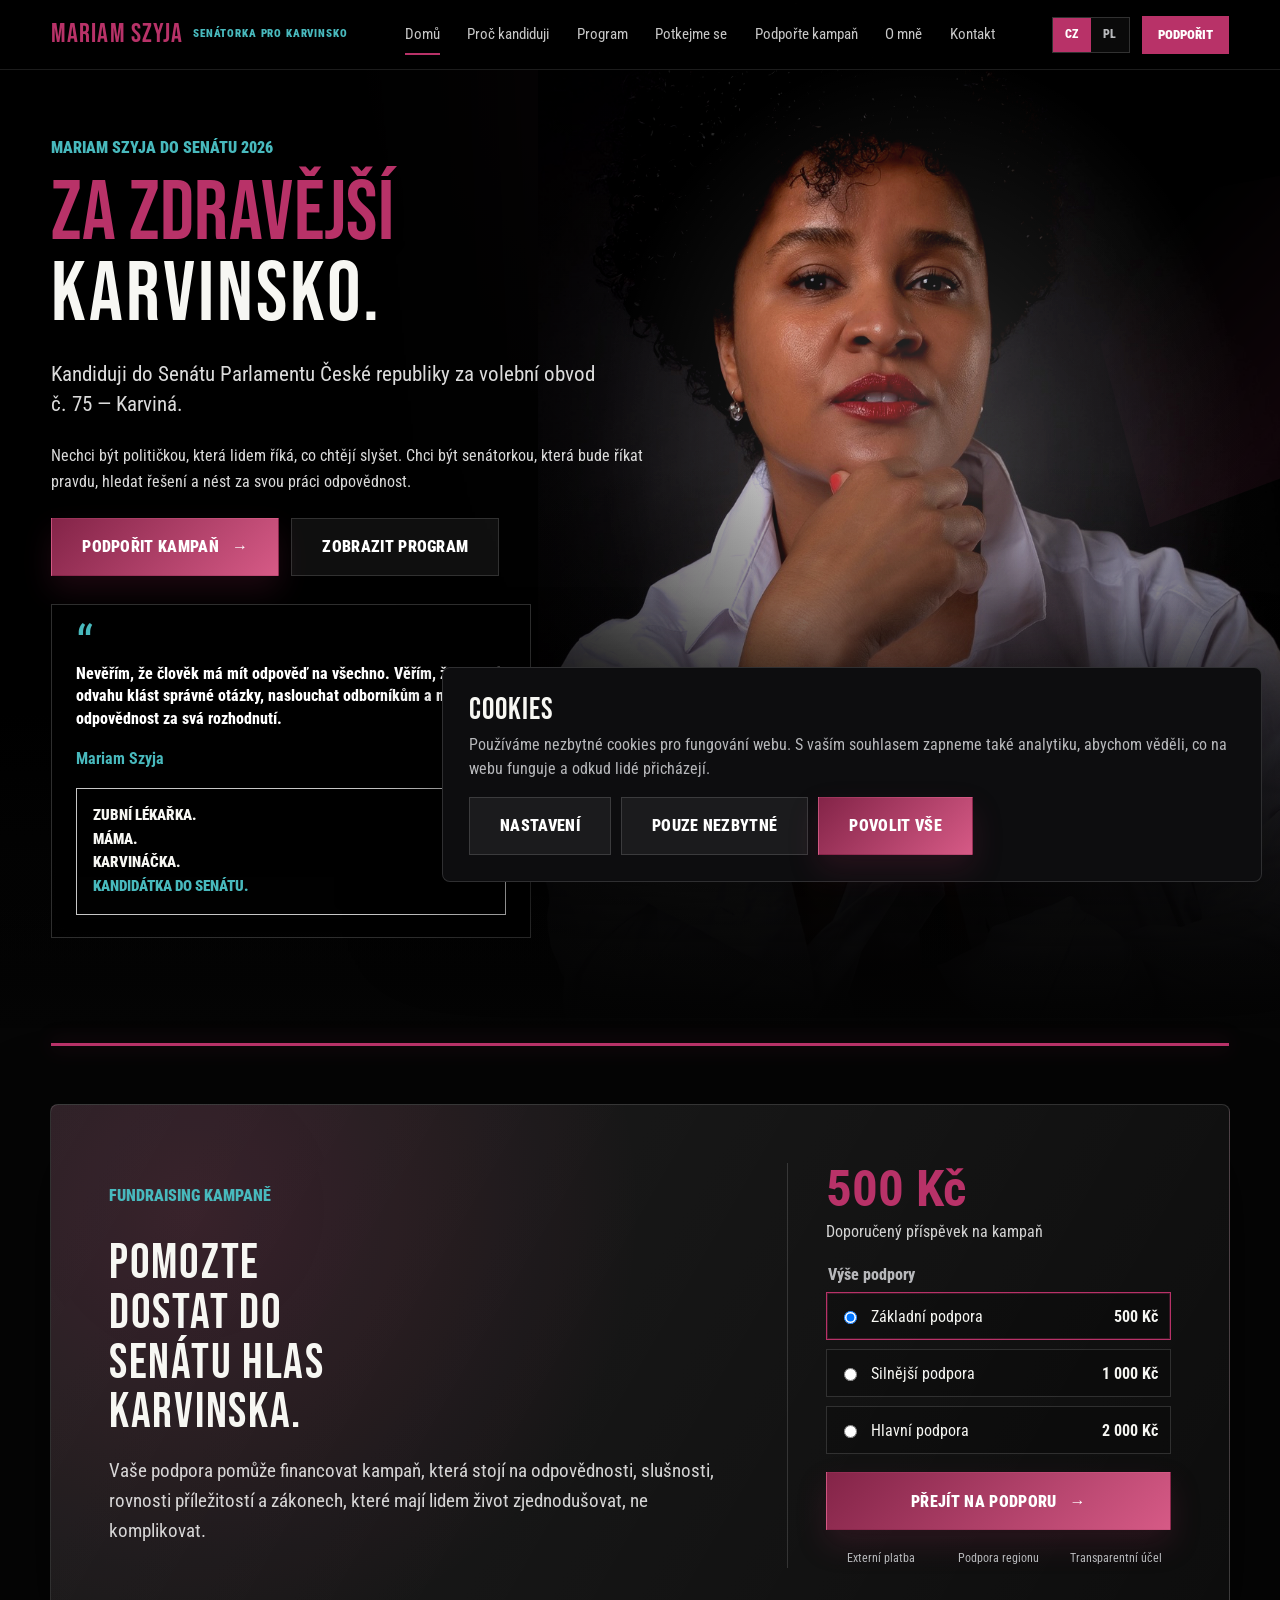
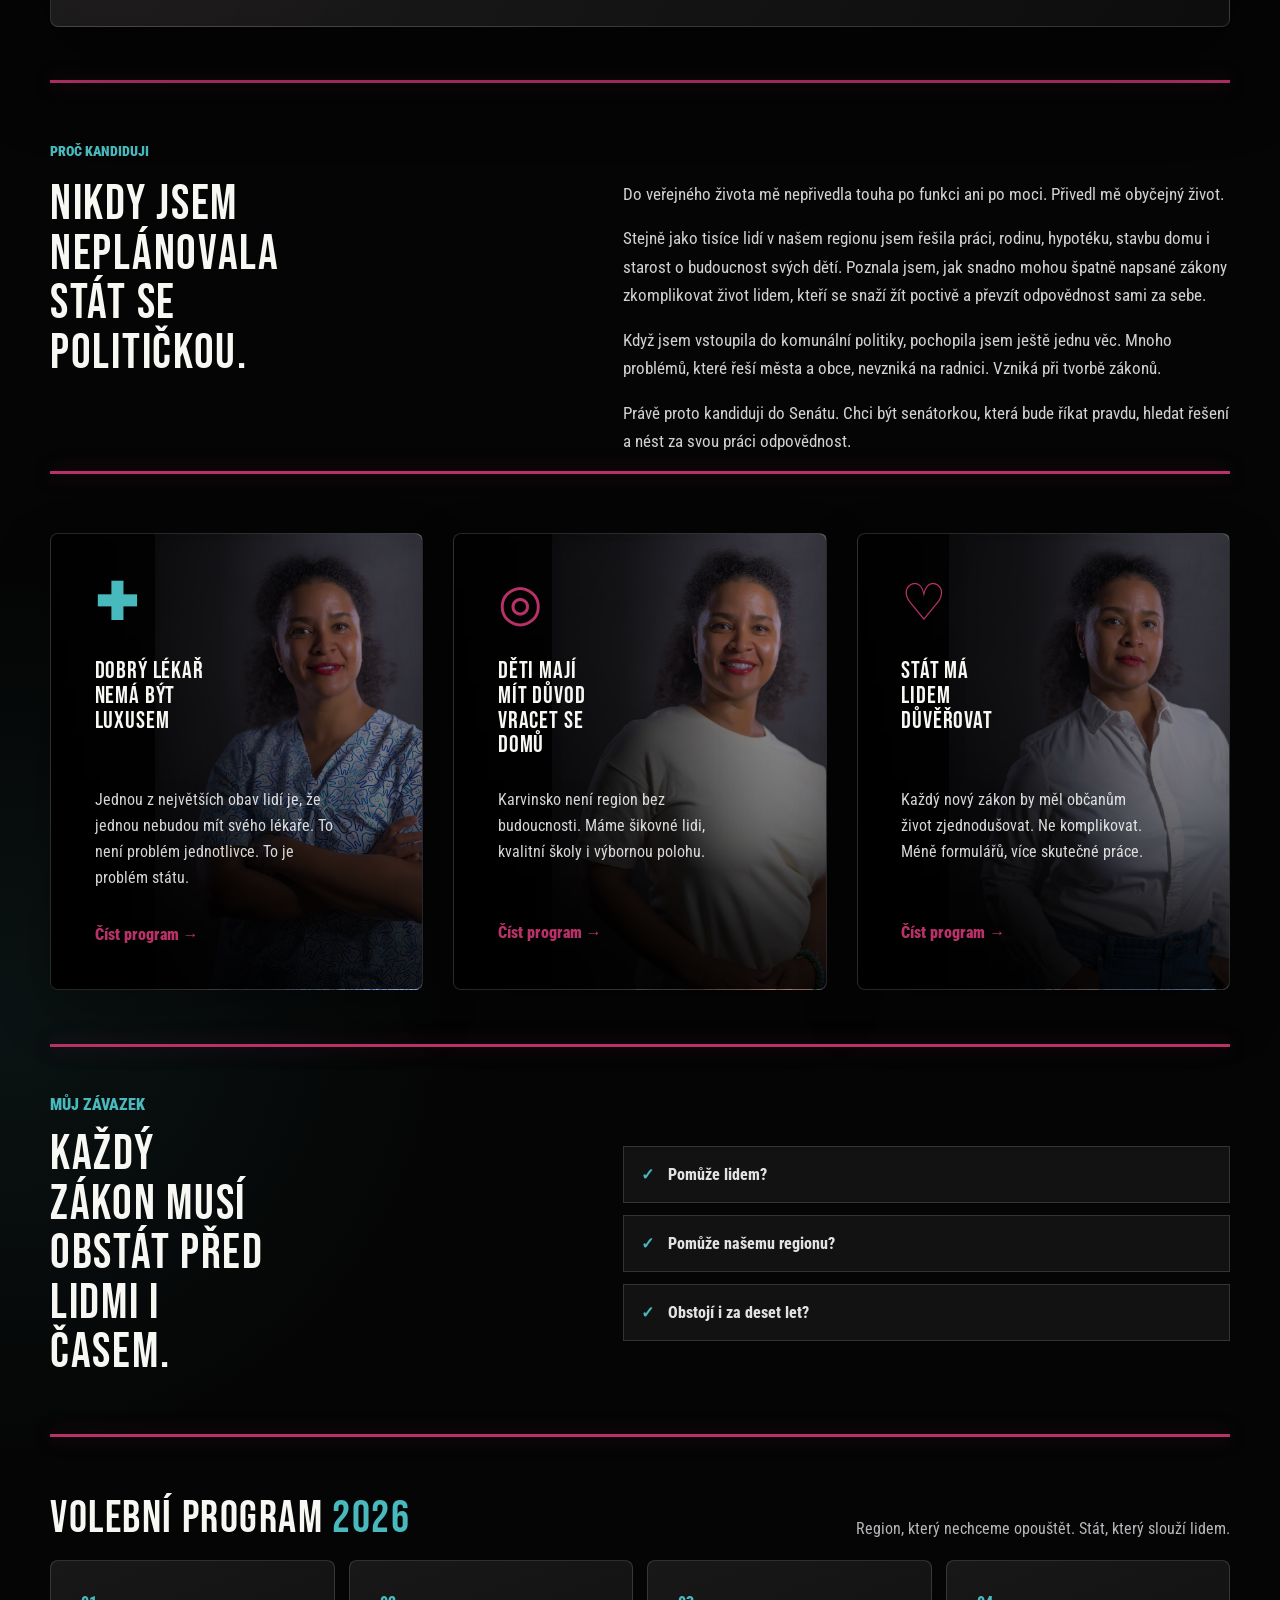
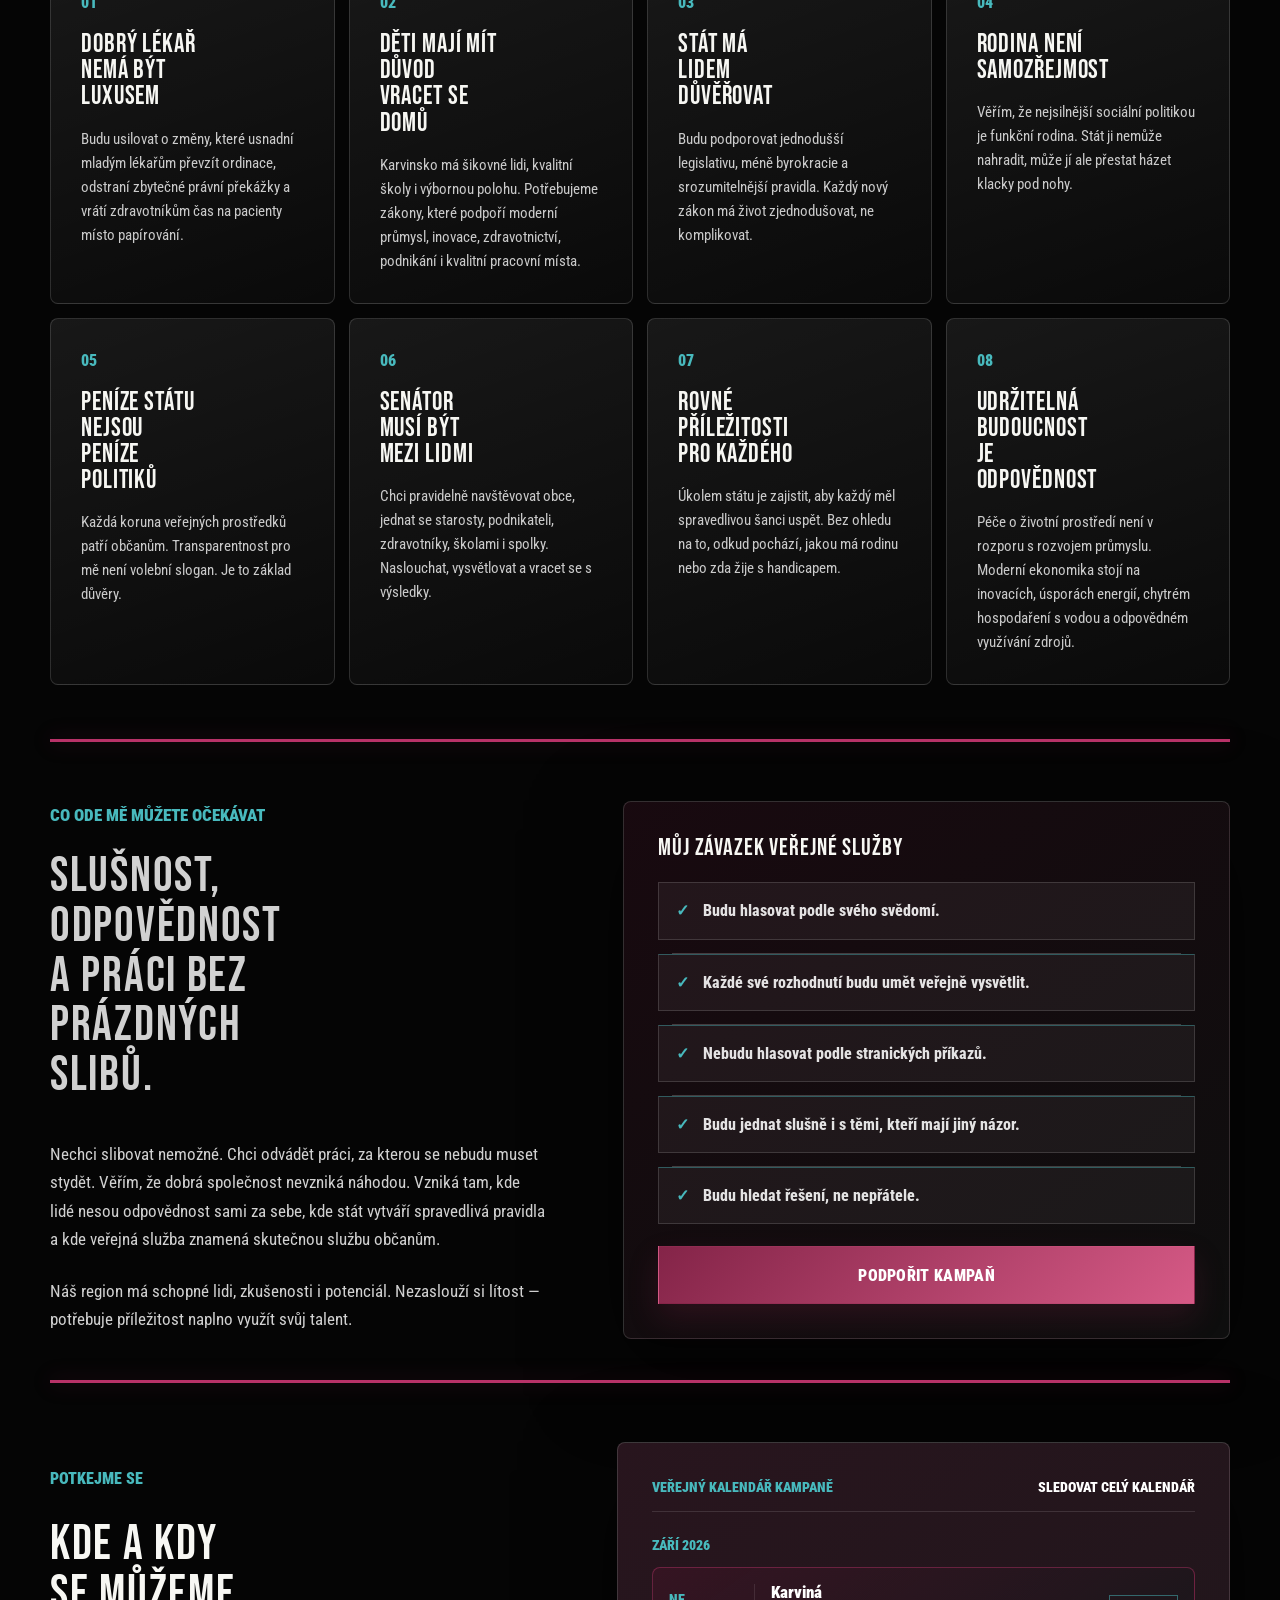
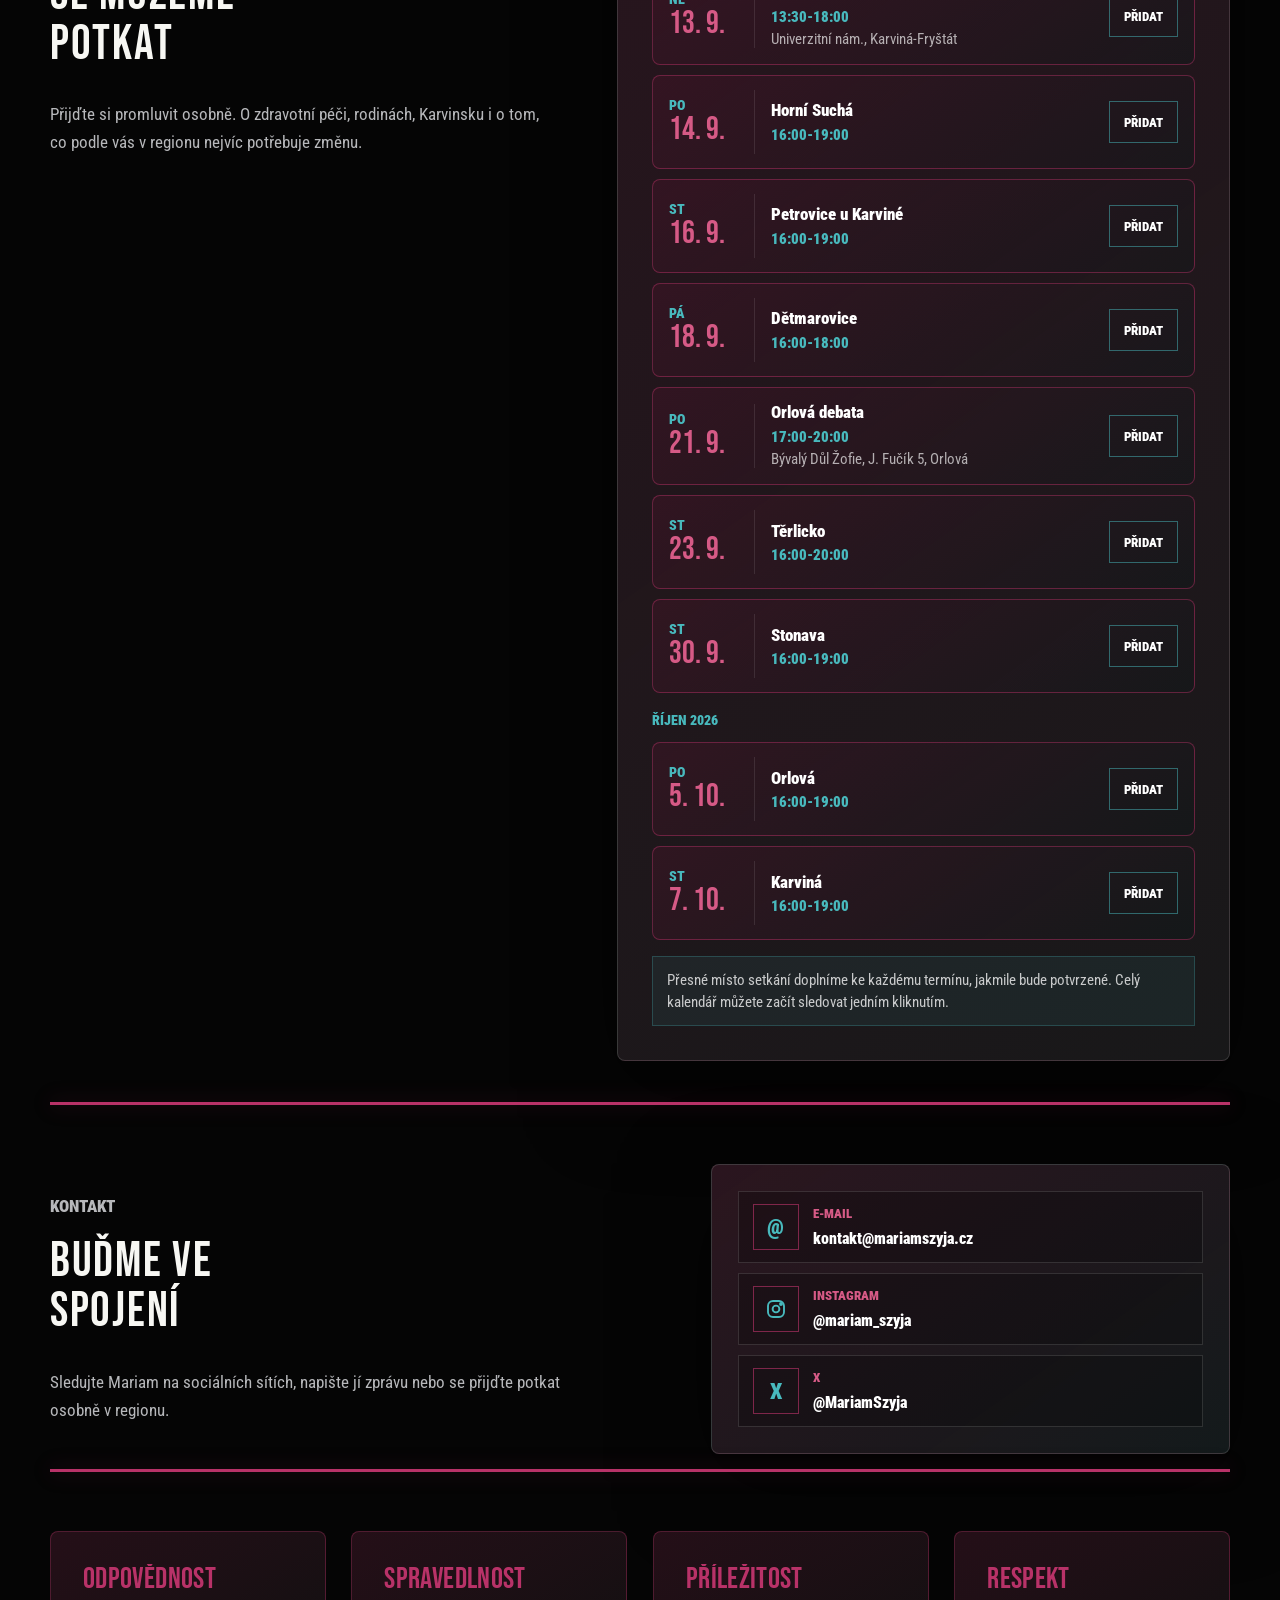
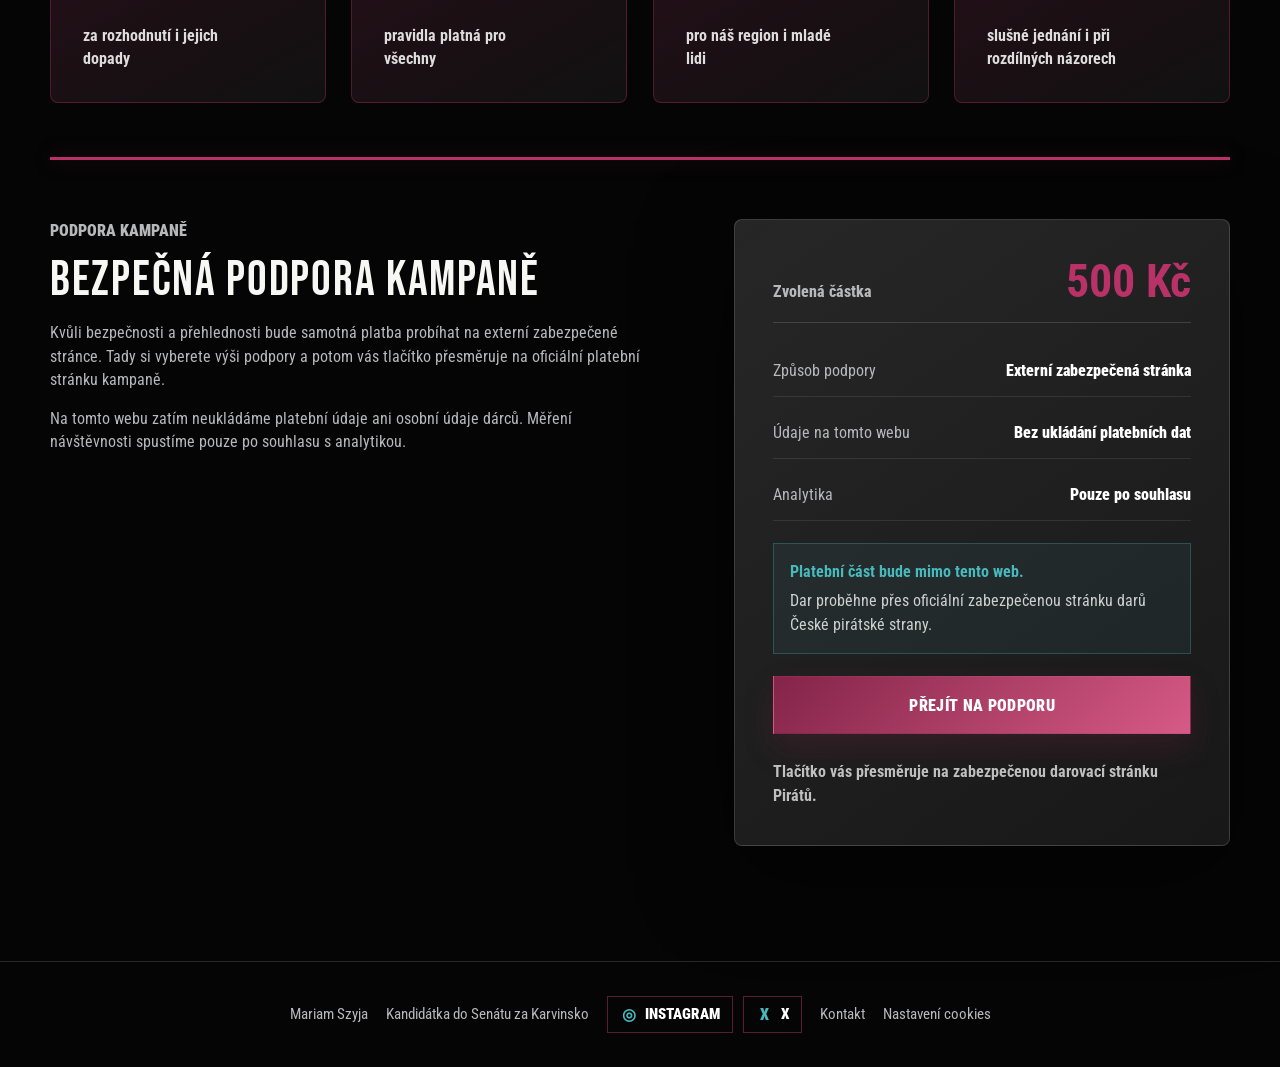
<file: index.html>
<!doctype html>
<html lang="cs">
  <head>
    <meta charset="utf-8" />
    <meta name="viewport" content="width=device-width, initial-scale=1" />
    <meta
      name="description"
      content="Fundraisingová podpora senátní kampaně Mariam Szyja za odpovědnost, rovné příležitosti a region, který nechceme opouštět."
    />
    <meta name="referrer" content="strict-origin-when-cross-origin" />
    <title>Mariam Szyja | Podpořte kampaň</title>
    <link rel="preconnect" href="https://fonts.googleapis.com" />
    <link rel="preconnect" href="https://fonts.gstatic.com" crossorigin />
    <link rel="alternate" hreflang="cs" href="https://mariamszyja.cz/" />
    <link rel="alternate" hreflang="pl" href="https://mariamszyja.cz/pl/" />
    <link
      href="https://fonts.googleapis.com/css2?family=Bebas+Neue&family=Roboto+Condensed:wght@400;500;700;900&display=swap"
      rel="stylesheet"
    />
    <link rel="stylesheet" href="styles.css?v=20260827-calendar-upgrade" />
  </head>
  <body>
    <header class="site-header">
      <a class="brand" href="#uvod" aria-label="Mariam Szyja domů">
        <strong>Mariam Szyja</strong>
        <span>Senátorka pro Karvinsko</span>
      </a>
      <nav aria-label="Hlavní navigace">
        <a class="active" href="#uvod">Domů</a>
        <a href="#proc">Proč kandiduji</a>
        <a href="#program">Program</a>
        <a href="#potkejme-se">Potkejme se</a>
        <a href="#podpora">Podpořte kampaň</a>
        <a href="#omne">O mně</a>
        <a href="#kontakt">Kontakt</a>
      </nav>
      <div class="header-actions">
        <div class="language-switch" aria-label="Jazyk">
          <a class="active" href="index.html">CZ</a>
          <a href="pl/index.html">PL</a>
        </div>
        <a class="header-cta" href="#podpora">Podpořit</a>
      </div>
    </header>

    <main>
      <section class="hero" id="uvod">
        <img src="hero-mariam-real.jpg?v=20260727" alt="Portrét Mariam Szyja" />
        <div class="hero-shade"></div>
        <div class="hero-copy">
          <p class="eyebrow">Mariam Szyja do Senátu 2026</p>
          <h1><span>Za zdravější</span> Karvinsko.</h1>
          <p class="lead">
            Kandiduji do Senátu Parlamentu České republiky za volební obvod<br />
            <span class="nowrap">č. 75 — Karviná.</span>
          </p>
          <p class="lead secondary-lead">
            Nechci být političkou, která lidem říká, co chtějí slyšet. Chci
            být senátorkou, která bude říkat pravdu, hledat řešení a nést za
            svou práci odpovědnost.
          </p>
          <div class="hero-actions">
            <a class="button primary" href="#podpora">Podpořit kampaň <span>→</span></a>
            <a class="button secondary" href="#program">Zobrazit program</a>
          </div>
        </div>
        <aside class="quote-panel" aria-label="Citát">
          <span class="quote-mark">“</span>
          <p>Nevěřím, že člověk má mít odpověď na všechno. Věřím, že má mít odvahu klást správné otázky, naslouchat odborníkům a nést odpovědnost za svá rozhodnutí.</p>
          <strong>Mariam Szyja</strong>
          <div class="role-box">
            <span>Zubní lékařka.</span>
            <span>Máma.</span>
            <span>Karvináčka.</span>
            <span>Kandidátka do Senátu.</span>
          </div>
        </aside>
      </section>

      <section class="fundraising-strip" id="podpora">
        <div class="fundraising-copy">
          <p class="eyebrow">Fundraising kampaně</p>
          <h2>Pomozte dostat do Senátu hlas Karvinska.</h2>
          <p>
            Vaše podpora pomůže financovat kampaň, která stojí na odpovědnosti,
            slušnosti, rovnosti příležitostí a zákonech, které mají lidem život
            zjednodušovat, ne komplikovat.
          </p>
        </div>
        <div class="donation-panel">
          <div class="price-line">
            <strong data-active-price>500 Kč</strong>
            <span>Doporučený příspěvek na kampaň</span>
          </div>
          <fieldset class="option-group">
            <legend>Výše podpory</legend>
            <label>
              <input type="radio" name="variant" value="support500" checked />
              <span>Základní podpora</span>
              <strong>500 Kč</strong>
            </label>
            <label>
              <input type="radio" name="variant" value="support1000" />
              <span>Silnější podpora</span>
              <strong>1 000 Kč</strong>
            </label>
            <label>
              <input type="radio" name="variant" value="support2000" />
              <span>Hlavní podpora</span>
              <strong>2 000 Kč</strong>
            </label>
          </fieldset>
          <div class="quantity is-hidden">
            <span>Množství</span>
            <button type="button" data-qty-minus aria-label="Snížit množství">−</button>
            <output data-qty>1</output>
            <button type="button" data-qty-plus aria-label="Zvýšit množství">+</button>
          </div>
          <button class="button primary wide" type="button" data-add-cart>Přejít na podporu <span>→</span></button>
          <div class="micro-benefits">
            <span>Externí platba</span>
            <span>Podpora regionu</span>
            <span>Transparentní účel</span>
          </div>
        </div>
      </section>

      <!-- Calendar sales block is intentionally hidden until the calendar is ready. Remove is-hidden and aria-hidden to restore it. -->
      <section class="product-strip is-hidden" id="produkt" aria-hidden="true">
        <div class="calendar-cover" aria-label="Náhled kalendáře">
          <div class="binder"></div>
          <div class="cover-art">
            <span>MARIAM</span>
            <strong>SZYJA</strong>
            <em>2027</em>
            <small>12 měsíců odvahy</small>
          </div>
        </div>
        <div class="product-copy">
          <h2>Kalendář Mariam Szyja 2027</h2>
          <p class="cyan">12 měsíců odvahy</p>
          <ul>
            <li>Inspirativní fotografie z našeho regionu</li>
            <li>Silné myšlenky, které spojují</li>
            <li>Podpora kampaně za dostupnější péči na Karvinsku</li>
          </ul>
        </div>
        <div class="buy-panel">
          <div class="price-line">
            <strong data-active-price>1 000 Kč</strong>
            <span>Limitovaná edice 2027 ks</span>
          </div>
          <fieldset class="option-group">
            <legend>Varianta</legend>
            <label>
              <input type="radio" name="calendarVariant" value="classic" checked />
              <span>Kalendář 2027</span>
              <strong>1 000 Kč</strong>
            </label>
            <label>
              <input type="radio" name="calendarVariant" value="gift" />
              <span>Dárkové balení</span>
              <strong>1 200 Kč</strong>
            </label>
            <label>
              <input type="radio" name="calendarVariant" value="set" />
              <span>Sada 3 kusů</span>
              <strong>2 700 Kč</strong>
            </label>
          </fieldset>
          <div class="quantity">
            <span>Množství</span>
            <button type="button" data-qty-minus aria-label="Snížit množství">−</button>
            <output data-qty>1</output>
            <button type="button" data-qty-plus aria-label="Zvýšit množství">+</button>
          </div>
          <button class="button primary wide" type="button" data-add-cart>Koupit teď <span>▢</span></button>
          <div class="micro-benefits">
            <span>Rychlé doručení</span>
            <span>Platba převodem</span>
            <span>Osobní odběr</span>
          </div>
        </div>
      </section>

      <section class="story-section" id="omne">
        <div class="section-kicker">Proč kandiduji</div>
        <div class="story-grid">
          <h2>Nikdy jsem neplánovala stát se političkou.</h2>
          <div class="story-copy">
            <p>
              Do veřejného života mě nepřivedla touha po funkci ani po moci.
              Přivedl mě obyčejný život.
            </p>
            <p>
              Stejně jako tisíce lidí v našem regionu jsem řešila práci,
              rodinu, hypotéku, stavbu domu i starost o budoucnost svých dětí.
              Poznala jsem, jak snadno mohou špatně napsané zákony zkomplikovat
              život lidem, kteří se snaží žít poctivě a převzít odpovědnost
              sami za sebe.
            </p>
            <p>
              Když jsem vstoupila do komunální politiky, pochopila jsem ještě
              jednu věc. Mnoho problémů, které řeší města a obce, nevzniká na
              radnici. Vzniká při tvorbě zákonů.
            </p>
            <p>
              Právě proto kandiduji do Senátu. Chci být senátorkou, která bude
              říkat pravdu, hledat řešení a nést za svou práci odpovědnost.
            </p>
          </div>
        </div>
      </section>

      <section class="reason-grid" id="proc">
        <article>
          <span class="card-icon cyan card-icon-left">✚</span>
          <h3>Dobrý lékař nemá být luxusem</h3>
          <p>
            Jednou z největších obav lidí je, že jednou nebudou mít svého
            lékaře. To není problém jednotlivce. To je problém státu.
          </p>
          <a href="#program">Číst program →</a>
        </article>
        <article id="pece">
          <span class="card-icon magenta card-icon-left">◎</span>
          <h3>Děti mají mít důvod vracet se domů</h3>
          <p>
            Karvinsko není region bez budoucnosti. Máme šikovné lidi, kvalitní
            školy i výbornou polohu.
          </p>
          <a href="#program">Číst program →</a>
        </article>
        <article id="duvera">
          <span class="card-icon magenta card-icon-left">♡</span>
          <h3>Stát má lidem důvěřovat</h3>
          <p>
            Každý nový zákon by měl občanům život zjednodušovat. Ne komplikovat.
            Méně formulářů, více skutečné práce.
          </p>
          <a href="#program">Číst program →</a>
        </article>
      </section>

      <section class="campaign-section" id="zavazek">
        <div>
          <p class="eyebrow">Můj závazek</p>
          <h2>Každý zákon musí obstát před lidmi i časem.</h2>
        </div>
        <div class="priority-list">
          <span>Pomůže lidem?</span>
          <span>Pomůže našemu regionu?</span>
          <span>Obstojí i za deset let?</span>
        </div>
      </section>

      <section class="program-section" id="program">
        <div class="section-head program-head">
          <h2>Volební program <span>2026</span></h2>
          <p>
            Region, který nechceme opouštět. Stát, který slouží lidem.
          </p>
        </div>
        <div class="program-grid">
          <article>
            <span>01</span>
            <h3>Dobrý lékař nemá být luxusem</h3>
            <p>
              Budu usilovat o změny, které usnadní mladým lékařům převzít
              ordinace, odstraní zbytečné právní překážky a vrátí zdravotníkům
              čas na pacienty místo papírování.
            </p>
          </article>
          <article>
            <span>02</span>
            <h3>Děti mají mít důvod vracet se domů</h3>
            <p>
              Karvinsko má šikovné lidi, kvalitní školy i výbornou polohu.
              Potřebujeme zákony, které podpoří moderní průmysl, inovace,
              zdravotnictví, podnikání i kvalitní pracovní místa.
            </p>
          </article>
          <article>
            <span>03</span>
            <h3>Stát má lidem důvěřovat</h3>
            <p>
              Budu podporovat jednodušší legislativu, méně byrokracie a
              srozumitelnější pravidla. Každý nový zákon má život zjednodušovat,
              ne komplikovat.
            </p>
          </article>
          <article>
            <span>04</span>
            <h3>Rodina není samozřejmost</h3>
            <p>
              Věřím, že nejsilnější sociální politikou je funkční rodina. Stát
              ji nemůže nahradit, může jí ale přestat házet klacky pod nohy.
            </p>
          </article>
          <article>
            <span>05</span>
            <h3>Peníze státu nejsou peníze politiků</h3>
            <p>
              Každá koruna veřejných prostředků patří občanům. Transparentnost
              pro mě není volební slogan. Je to základ důvěry.
            </p>
          </article>
          <article>
            <span>06</span>
            <h3>Senátor musí být mezi lidmi</h3>
            <p>
              Chci pravidelně navštěvovat obce, jednat se starosty,
              podnikateli, zdravotníky, školami i spolky. Naslouchat,
              vysvětlovat a vracet se s výsledky.
            </p>
          </article>
          <article>
            <span>07</span>
            <h3>Rovné příležitosti pro každého</h3>
            <p>
              Úkolem státu je zajistit, aby každý měl spravedlivou šanci uspět.
              Bez ohledu na to, odkud pochází, jakou má rodinu nebo zda žije s
              handicapem.
            </p>
          </article>
          <article>
            <span>08</span>
            <h3>Udržitelná budoucnost je odpovědnost</h3>
            <p>
              Péče o životní prostředí není v rozporu s rozvojem průmyslu.
              Moderní ekonomika stojí na inovacích, úsporách energií, chytrém
              hospodaření s vodou a odpovědném využívání zdrojů.
            </p>
          </article>
        </div>
      </section>

      <section class="support-section">
        <div class="support-copy">
          <p class="eyebrow">Co ode mě můžete očekávat</p>
          <h2>Slušnost, odpovědnost a práci bez prázdných slibů.</h2>
          <p>
            Nechci slibovat nemožné. Chci odvádět práci, za kterou se nebudu
            muset stydět. Věřím, že dobrá společnost nevzniká náhodou. Vzniká
            tam, kde lidé nesou odpovědnost sami za sebe, kde stát vytváří
            spravedlivá pravidla a kde veřejná služba znamená skutečnou službu
            občanům.
          </p>
          <p>
            Náš region má schopné lidi, zkušenosti i potenciál. Nezaslouží si
            lítost — potřebuje příležitost naplno využít svůj talent.
          </p>
        </div>
        <div class="support-list">
          <h3>Můj závazek veřejné služby</h3>
          <ul>
            <li>Budu hlasovat podle svého svědomí.</li>
            <li>Každé své rozhodnutí budu umět veřejně vysvětlit.</li>
            <li>Nebudu hlasovat podle stranických příkazů.</li>
            <li>Budu jednat slušně i s těmi, kteří mají jiný názor.</li>
            <li>Budu hledat řešení, ne nepřátele.</li>
          </ul>
          <a class="button primary wide" href="#podpora">Podpořit kampaň</a>
        </div>
      </section>

      <section class="meet-section" id="potkejme-se">
        <div class="meet-copy">
          <p class="eyebrow">Potkejme se</p>
          <h2>Kde a kdy se můžeme potkat</h2>
          <p>
            Přijďte si promluvit osobně. O zdravotní péči, rodinách, Karvinsku
            i o tom, co podle vás v regionu nejvíc potřebuje změnu.
          </p>
        </div>
        <div class="meet-card">
          <div class="meet-toolbar">
            <span>Veřejný kalendář kampaně</span>
            <a
              href="https://calendar.google.com/calendar/u/0/r?cid=b9faabfb291e29b54ca7de5a6951c136dfad33c0c7bee5c51d5f321ce93d0ef6%40group.calendar.google.com"
              target="_blank"
              rel="noopener noreferrer"
            >Sledovat celý kalendář</a>
          </div>
          <div class="meet-events" aria-label="Přehled termínů setkání">
            <div class="meet-month">Září 2026</div>
            <article class="meet-event">
              <div class="meet-date"><span>Ne</span><strong>13. 9.</strong></div>
              <div class="meet-detail">
                <strong>Karviná</strong>
                <small>13:30-18:00</small>
                <em>Univerzitní nám., Karviná-Fryštát</em>
              </div>
              <a class="meet-add" href="https://calendar.google.com/calendar/render?action=TEMPLATE&amp;text=Setk%C3%A1n%C3%AD%20s%20Mariam%20Szyja%20-%20Karvin%C3%A1&amp;dates=20260913T133000/20260913T180000&amp;ctz=Europe/Prague&amp;location=Univerzitn%C3%AD%20n%C3%A1m.%2C%20733%2001%20Karvin%C3%A1-Fry%C5%A1t%C3%A1t&amp;details=P%C5%99ij%C4%8Fte%20si%20promluvit%20s%20Mariam%20Szyja." target="_blank" rel="noopener noreferrer">Přidat</a>
            </article>
            <article class="meet-event">
              <div class="meet-date"><span>Po</span><strong>14. 9.</strong></div>
              <div class="meet-detail"><strong>Horní Suchá</strong><small>16:00-19:00</small></div>
              <a class="meet-add" href="https://calendar.google.com/calendar/render?action=TEMPLATE&amp;text=Setk%C3%A1n%C3%AD%20s%20Mariam%20Szyja%20-%20Horn%C3%AD%20Such%C3%A1&amp;dates=20260914T160000/20260914T190000&amp;ctz=Europe/Prague&amp;details=P%C5%99ij%C4%8Fte%20si%20promluvit%20s%20Mariam%20Szyja." target="_blank" rel="noopener noreferrer">Přidat</a>
            </article>
            <article class="meet-event">
              <div class="meet-date"><span>St</span><strong>16. 9.</strong></div>
              <div class="meet-detail"><strong>Petrovice u Karviné</strong><small>16:00-19:00</small></div>
              <a class="meet-add" href="https://calendar.google.com/calendar/render?action=TEMPLATE&amp;text=Setk%C3%A1n%C3%AD%20s%20Mariam%20Szyja%20-%20Petrovice%20u%20Karvin%C3%A9&amp;dates=20260916T160000/20260916T190000&amp;ctz=Europe/Prague&amp;details=P%C5%99ij%C4%8Fte%20si%20promluvit%20s%20Mariam%20Szyja." target="_blank" rel="noopener noreferrer">Přidat</a>
            </article>
            <article class="meet-event">
              <div class="meet-date"><span>Pá</span><strong>18. 9.</strong></div>
              <div class="meet-detail"><strong>Dětmarovice</strong><small>16:00-18:00</small></div>
              <a class="meet-add" href="https://calendar.google.com/calendar/render?action=TEMPLATE&amp;text=Setk%C3%A1n%C3%AD%20s%20Mariam%20Szyja%20-%20D%C4%9Btmarovice&amp;dates=20260918T160000/20260918T180000&amp;ctz=Europe/Prague&amp;details=P%C5%99ij%C4%8Fte%20si%20promluvit%20s%20Mariam%20Szyja." target="_blank" rel="noopener noreferrer">Přidat</a>
            </article>
            <article class="meet-event">
              <div class="meet-date"><span>Po</span><strong>21. 9.</strong></div>
              <div class="meet-detail">
                <strong>Orlová debata</strong>
                <small>17:00-20:00</small>
                <em>Bývalý Důl Žofie, J. Fučík 5, Orlová</em>
              </div>
              <a class="meet-add" href="https://calendar.google.com/calendar/render?action=TEMPLATE&amp;text=Orlov%C3%A1%20debata%20s%20Mariam%20Szyja&amp;dates=20260921T170000/20260921T200000&amp;ctz=Europe/Prague&amp;location=B%C3%BDval%C3%BD%20D%C5%AFl%20%C5%BDofie%2C%20J.%20Fu%C4%8D%C3%ADk%205%2C%20735%2014%20Orlov%C3%A1-Orlov%C3%A1%204%2C%20%C4%8Cesko&amp;details=P%C5%99ij%C4%8Fte%20si%20promluvit%20s%20Mariam%20Szyja." target="_blank" rel="noopener noreferrer">Přidat</a>
            </article>
            <article class="meet-event">
              <div class="meet-date"><span>St</span><strong>23. 9.</strong></div>
              <div class="meet-detail"><strong>Těrlicko</strong><small>16:00-20:00</small></div>
              <a class="meet-add" href="https://calendar.google.com/calendar/render?action=TEMPLATE&amp;text=Setk%C3%A1n%C3%AD%20s%20Mariam%20Szyja%20-%20T%C4%9Brlicko&amp;dates=20260923T160000/20260923T200000&amp;ctz=Europe/Prague&amp;details=P%C5%99ij%C4%8Fte%20si%20promluvit%20s%20Mariam%20Szyja." target="_blank" rel="noopener noreferrer">Přidat</a>
            </article>
            <article class="meet-event">
              <div class="meet-date"><span>St</span><strong>30. 9.</strong></div>
              <div class="meet-detail"><strong>Stonava</strong><small>16:00-19:00</small></div>
              <a class="meet-add" href="https://calendar.google.com/calendar/render?action=TEMPLATE&amp;text=Setk%C3%A1n%C3%AD%20s%20Mariam%20Szyja%20-%20Stonava&amp;dates=20260930T160000/20260930T190000&amp;ctz=Europe/Prague&amp;details=P%C5%99ij%C4%8Fte%20si%20promluvit%20s%20Mariam%20Szyja." target="_blank" rel="noopener noreferrer">Přidat</a>
            </article>
            <div class="meet-month">Říjen 2026</div>
            <article class="meet-event">
              <div class="meet-date"><span>Po</span><strong>5. 10.</strong></div>
              <div class="meet-detail"><strong>Orlová</strong><small>16:00-19:00</small></div>
              <a class="meet-add" href="https://calendar.google.com/calendar/render?action=TEMPLATE&amp;text=Setk%C3%A1n%C3%AD%20s%20Mariam%20Szyja%20-%20Orlov%C3%A1&amp;dates=20261005T160000/20261005T190000&amp;ctz=Europe/Prague&amp;details=P%C5%99ij%C4%8Fte%20si%20promluvit%20s%20Mariam%20Szyja." target="_blank" rel="noopener noreferrer">Přidat</a>
            </article>
            <article class="meet-event">
              <div class="meet-date"><span>St</span><strong>7. 10.</strong></div>
              <div class="meet-detail"><strong>Karviná</strong><small>16:00-19:00</small></div>
              <a class="meet-add" href="https://calendar.google.com/calendar/render?action=TEMPLATE&amp;text=Setk%C3%A1n%C3%AD%20s%20Mariam%20Szyja%20-%20Karvin%C3%A1&amp;dates=20261007T160000/20261007T190000&amp;ctz=Europe/Prague&amp;details=P%C5%99ij%C4%8Fte%20si%20promluvit%20s%20Mariam%20Szyja." target="_blank" rel="noopener noreferrer">Přidat</a>
            </article>
          </div>
          <p class="meet-note">
            Přesné místo setkání doplníme ke každému termínu, jakmile bude potvrzené.
            Celý kalendář můžete začít sledovat jedním kliknutím.
          </p>
        </div>
      </section>

      <section class="contact-section" id="kontakt">
        <div class="contact-copy">
          <p class="eyebrow">Kontakt</p>
          <h2>Buďme ve spojení</h2>
          <p>
            Sledujte Mariam na sociálních sítích, napište jí zprávu nebo se
            přijďte potkat osobně v regionu.
          </p>
        </div>
        <div class="contact-card">
          <a class="contact-link" href="mailto:kontakt@mariamszyja.cz">
            <span class="contact-icon" aria-hidden="true">@</span>
            <span>
              <small>E-mail</small>
              <strong>kontakt@mariamszyja.cz</strong>
            </span>
          </a>
          <a class="contact-link" href="https://www.instagram.com/mariam_szyja/" target="_blank" rel="noopener noreferrer">
            <span class="contact-icon" aria-hidden="true">
              <svg viewBox="0 0 24 24" role="img" focusable="false">
                <rect x="4" y="4" width="16" height="16" rx="5"></rect>
                <circle cx="12" cy="12" r="3.4"></circle>
                <circle cx="17" cy="7" r="1"></circle>
              </svg>
            </span>
            <span>
              <small>Instagram</small>
              <strong>@mariam_szyja</strong>
            </span>
          </a>
          <a class="contact-link" href="https://x.com/MariamSzyja" target="_blank" rel="noopener noreferrer">
            <span class="contact-icon" aria-hidden="true">
              X
            </span>
            <span>
              <small>X</small>
              <strong>@MariamSzyja</strong>
            </span>
          </a>
        </div>
      </section>

      <!-- Calendar previews are intentionally hidden until final calendar pages exist. -->
      <section class="preview is-hidden" id="nahled" aria-hidden="true">
        <div class="section-head">
          <h2>Náhled kalendáře <span>2027</span></h2>
          <a href="#produkt">Zobrazit více náhledů →</a>
        </div>
        <div class="month-row" aria-label="Náhledy měsíců">
          <article><span>Leden</span><strong>01</strong></article>
          <article><span>Únor</span><strong>02</strong></article>
          <article><span>Březen</span><strong>03</strong></article>
          <article><span>Duben</span><strong>04</strong></article>
          <article><span>Květen</span><strong>05</strong></article>
          <article><span>Červen</span><strong>06</strong></article>
        </div>
      </section>

      <section class="stats">
        <div><strong>Odpovědnost</strong><span>za rozhodnutí i jejich dopady</span></div>
        <div><strong>Spravedlnost</strong><span>pravidla platná pro všechny</span></div>
        <div><strong>Příležitost</strong><span>pro náš region i mladé lidi</span></div>
        <div><strong>Respekt</strong><span>slušné jednání i při rozdílných názorech</span></div>
      </section>

      <section class="checkout transfer-section" id="objednavka">
        <div class="section-copy">
          <p class="eyebrow">Podpora kampaně</p>
          <h2>Bezpečná podpora kampaně</h2>
          <p>
            Kvůli bezpečnosti a přehlednosti bude samotná platba probíhat na
            externí zabezpečené stránce. Tady si vyberete výši podpory a potom
            vás tlačítko přesměruje na oficiální platební stránku kampaně.
          </p>
          <p>
            Na tomto webu zatím neukládáme platební údaje ani osobní údaje
            dárců. Měření návštěvnosti spustíme pouze po souhlasu s analytikou.
          </p>
        </div>
        <div class="transfer-card">
          <div class="transfer-card-head">
            <span>Zvolená částka</span>
            <strong data-order-total data-transfer-amount>500 Kč</strong>
          </div>
          <dl class="transfer-details">
            <div>
              <dt>Způsob podpory</dt>
              <dd>Externí zabezpečená stránka</dd>
            </div>
            <div>
              <dt>Údaje na tomto webu</dt>
              <dd>Bez ukládání platebních dat</dd>
            </div>
            <div>
              <dt>Analytika</dt>
              <dd>Pouze po souhlasu</dd>
            </div>
          </dl>
          <div class="transfer-note">
            <strong>Platební část bude mimo tento web.</strong>
            <span>Dar proběhne přes oficiální zabezpečenou stránku darů České pirátské strany.</span>
          </div>
          <button class="button primary wide" type="button" data-add-cart>Přejít na podporu</button>
          <p class="transfer-ready">Tlačítko vás přesměruje na zabezpečenou darovací stránku Pirátů.</p>
        </div>
      </section>
    </main>

    <div class="cookie-banner" data-cookie-banner role="dialog" aria-label="Nastavení cookies">
      <div class="cookie-summary">
        <h2>Cookies</h2>
        <p>
          Používáme nezbytné cookies pro fungování webu. S vaším souhlasem zapneme také
          analytiku, abychom věděli, co na webu funguje a odkud lidé přicházejí.
        </p>
      </div>
      <div class="cookie-actions">
        <button class="button secondary" type="button" data-cookie-settings>Nastavení</button>
        <button class="button secondary" type="button" data-cookie-essential>Pouze nezbytné</button>
        <button class="button primary" type="button" data-cookie-all>Povolit vše</button>
      </div>
      <div class="cookie-settings is-hidden" data-cookie-settings-panel>
        <label>
          <span>
            <strong>Nezbytné cookies</strong>
            <small>Nutné pro správné fungování webu.</small>
          </span>
          <input type="checkbox" checked disabled />
        </label>
        <label>
          <span>
            <strong>Analytické cookies</strong>
            <small>Pomáhají měřit návštěvnost a zlepšovat obsah webu.</small>
          </span>
          <input type="checkbox" data-cookie-category="analytics" />
        </label>
        <label>
          <span>
            <strong>Marketingové cookies</strong>
            <small>Pomáhají vyhodnocovat kampaně a odkazy na podporu.</small>
          </span>
          <input type="checkbox" data-cookie-category="marketing" />
        </label>
        <div class="cookie-settings-actions">
          <button class="button secondary" type="button" data-cookie-essential>Odmítnout volitelné</button>
          <button class="button primary" type="button" data-cookie-save>Uložit nastavení</button>
        </div>
      </div>
    </div>
    <footer>
      <a href="#uvod">Mariam Szyja</a>
      <span>Kandidátka do Senátu za Karvinsko</span>
      <div class="footer-social" aria-label="Sociální sítě">
        <a href="https://www.instagram.com/mariam_szyja/" target="_blank" rel="noopener noreferrer"><span aria-hidden="true">◎</span> Instagram</a>
        <a href="https://x.com/MariamSzyja" target="_blank" rel="noopener noreferrer"><span aria-hidden="true">X</span> X</a>
      </div>
      <a href="#kontakt">Kontakt</a>
      <button class="footer-link" type="button" data-cookie-reset>Nastavení cookies</button>
    </footer>

    <script src="script.js?v=20260825-calendar-agenda"></script>
  </body>
</html>
</file>
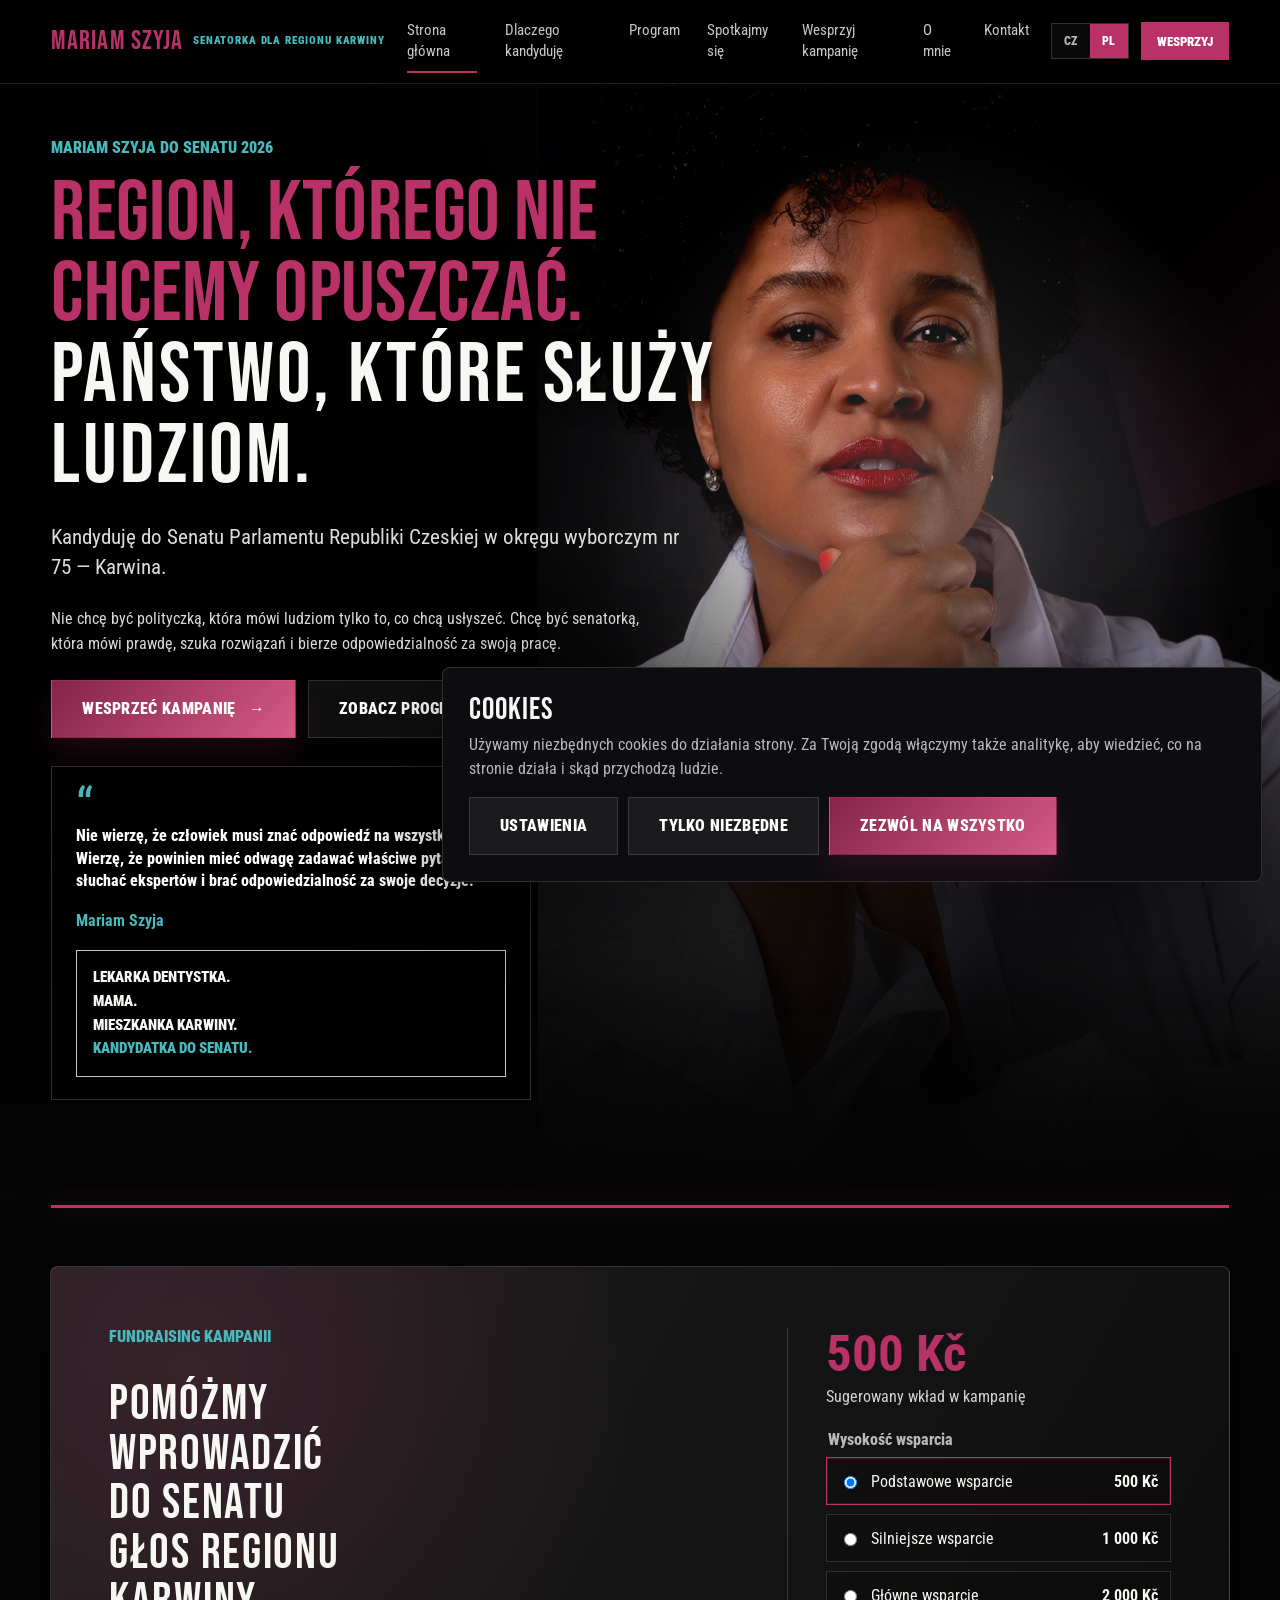
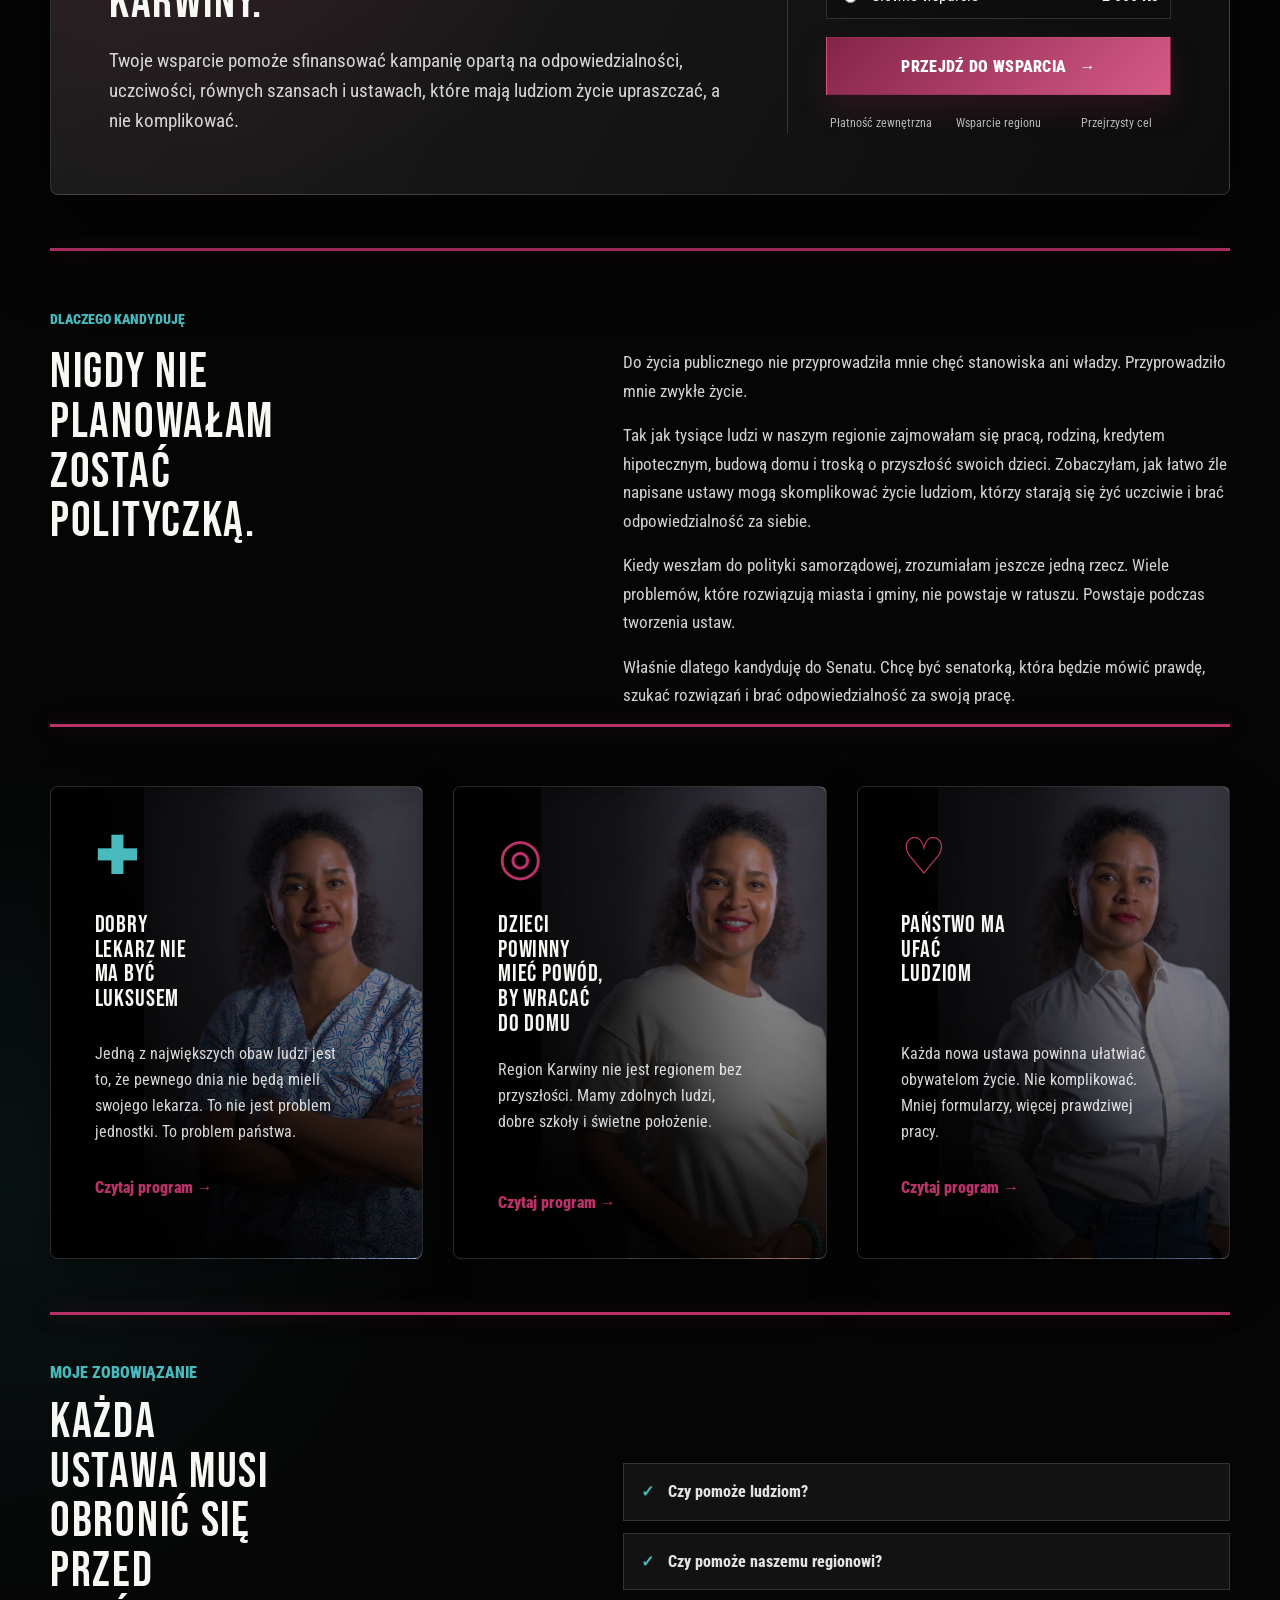
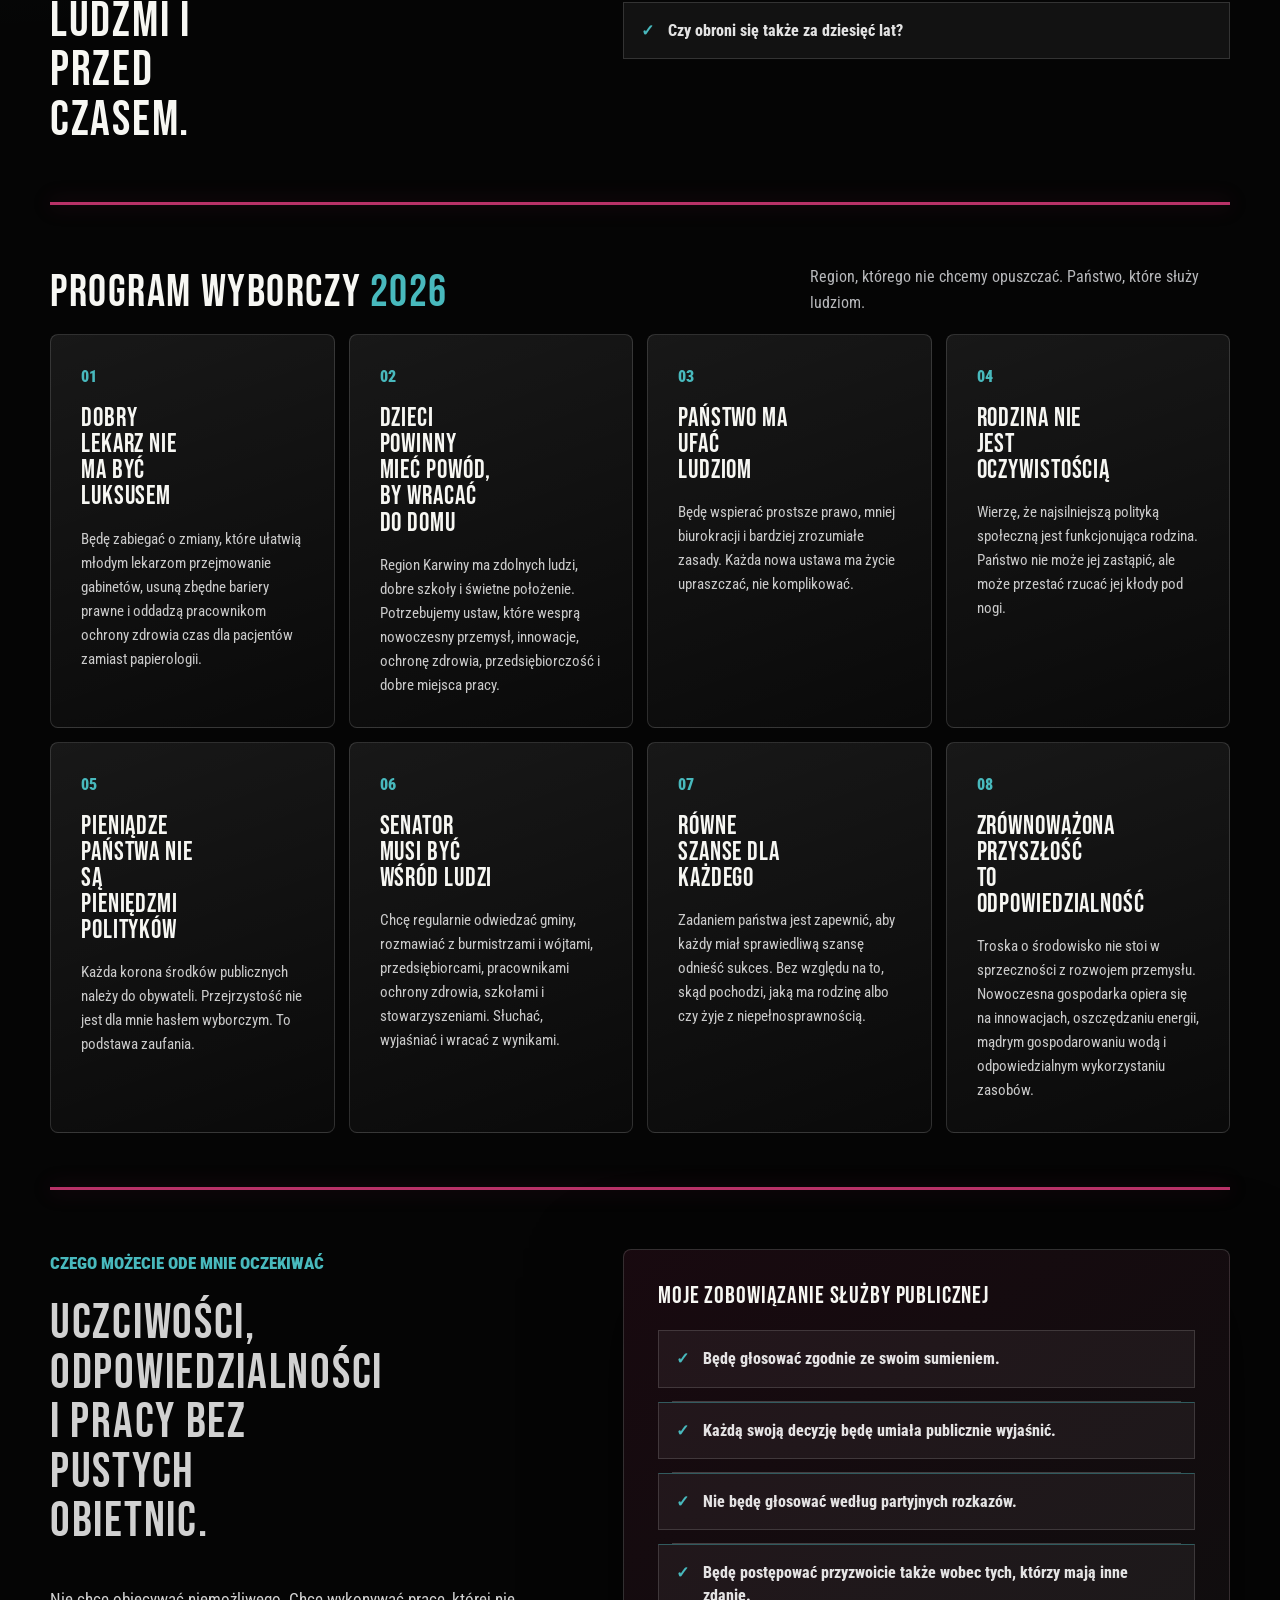
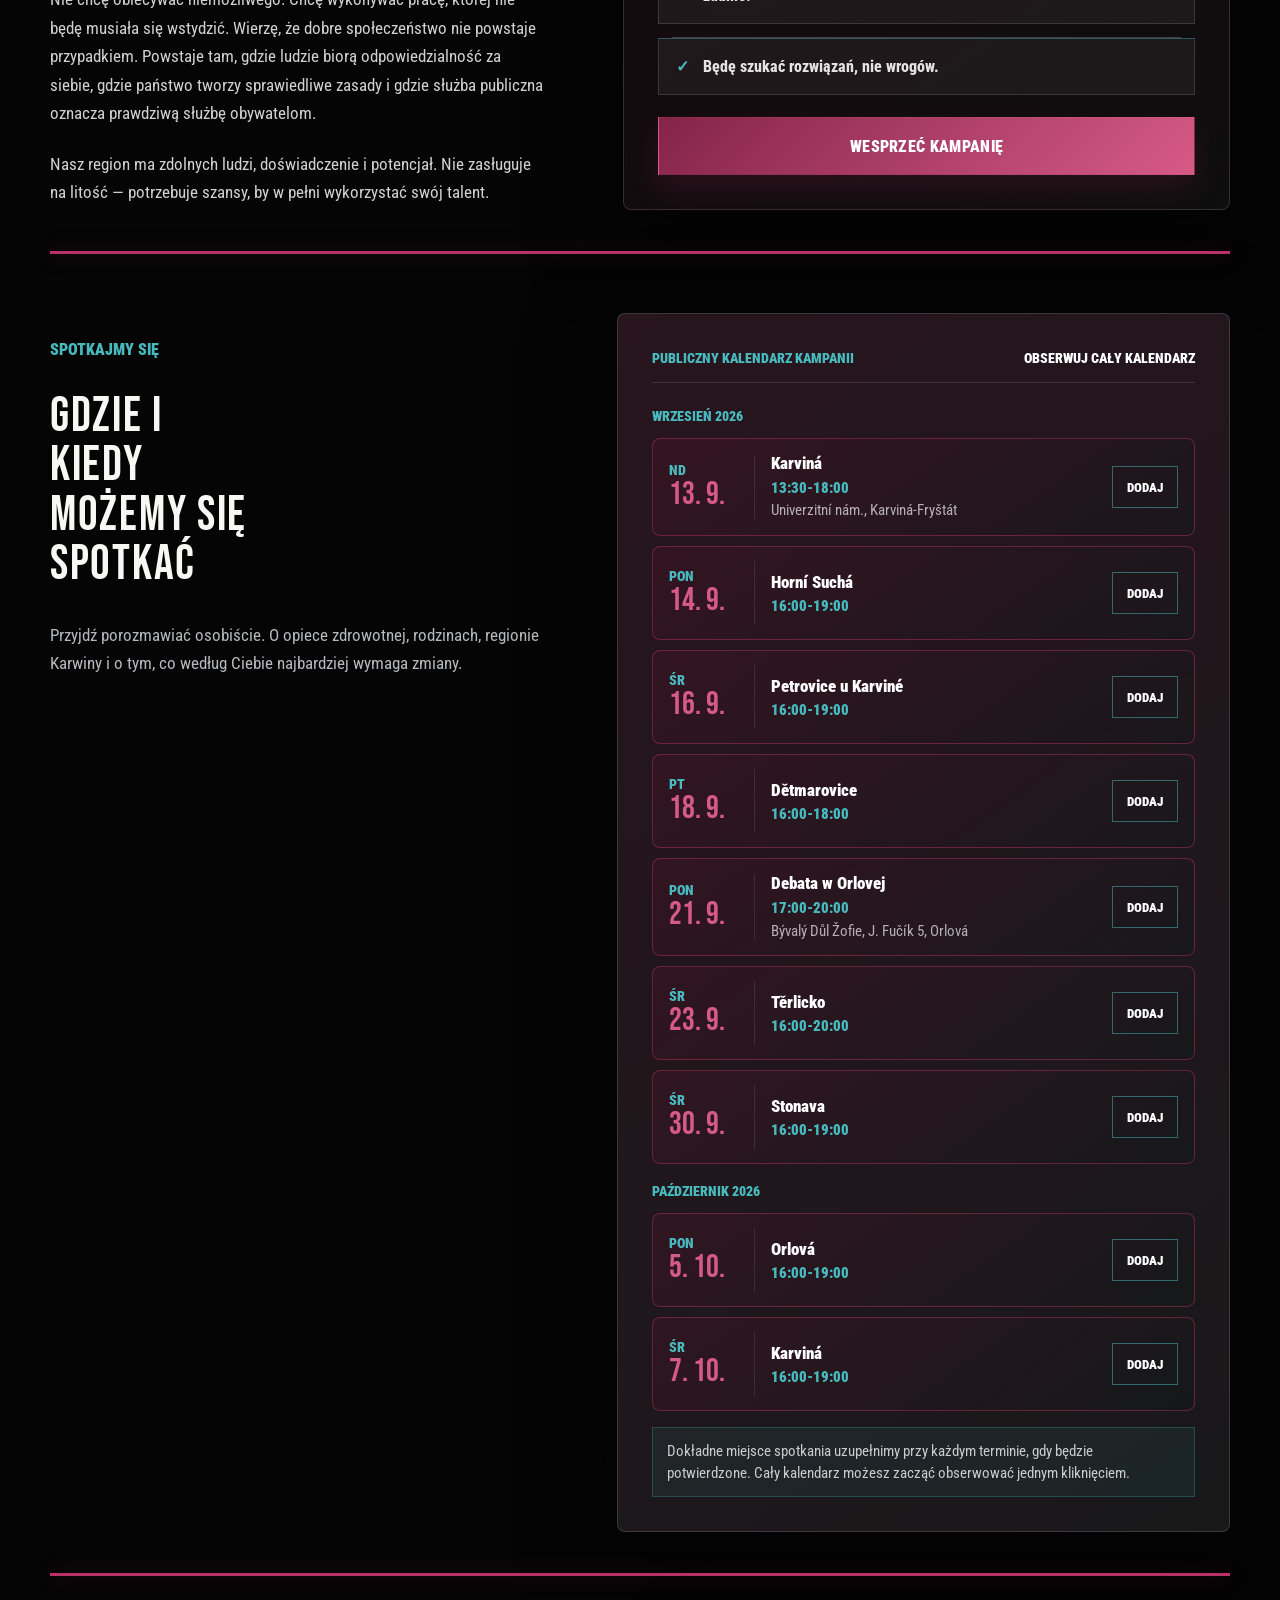
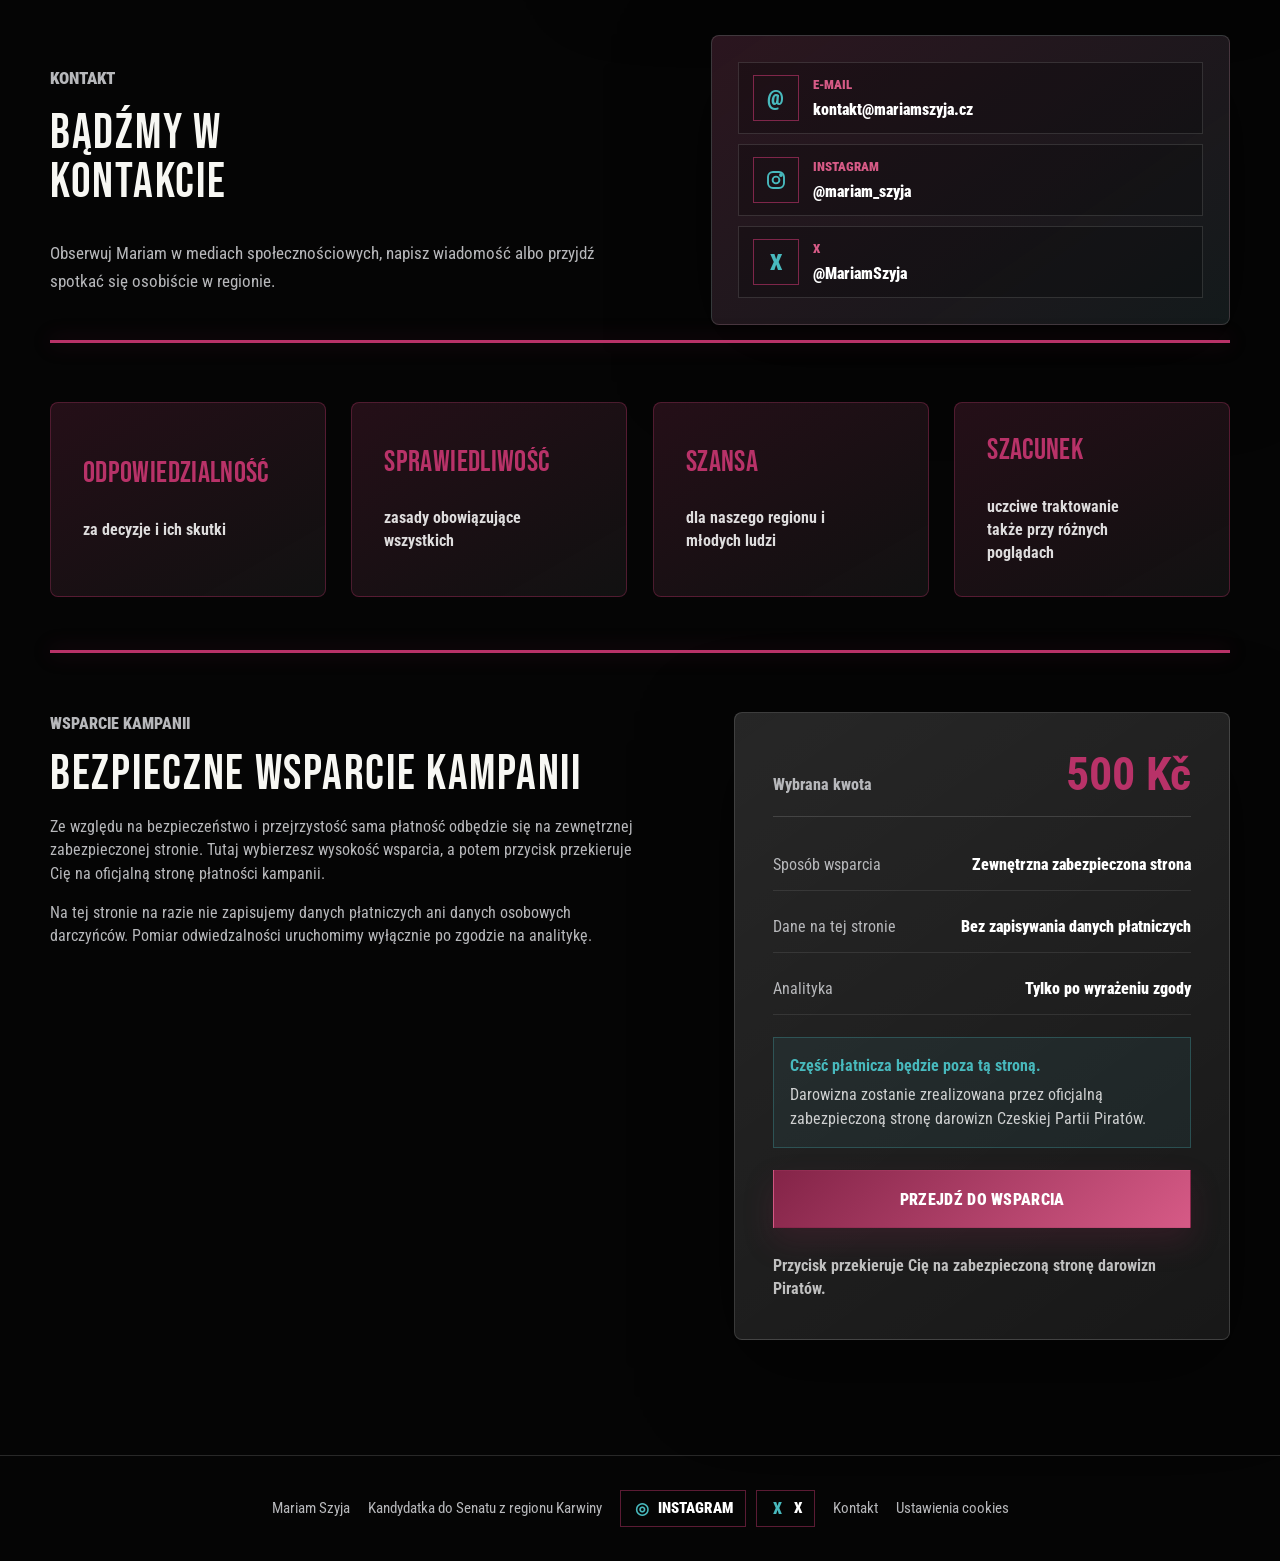
<file: pl/index.html>
<!doctype html>
<html lang="pl">
  <head>
    <meta charset="utf-8" />
    <meta name="viewport" content="width=device-width, initial-scale=1" />
    <meta
      name="description"
      content="Fundraisingowe wsparcie kampanii senackiej Mariam Szyja: odpowiedzialność, równe szanse i region, którego nie chcemy opuszczać."
    />
    <meta name="referrer" content="strict-origin-when-cross-origin" />
    <title>Mariam Szyja | Wesprzyj kampanię</title>
    <link rel="preconnect" href="https://fonts.googleapis.com" />
    <link rel="preconnect" href="https://fonts.gstatic.com" crossorigin />
    <link rel="alternate" hreflang="cs" href="https://mariamszyja.cz/" />
    <link rel="alternate" hreflang="pl" href="https://mariamszyja.cz/pl/" />
    <link
      href="https://fonts.googleapis.com/css2?family=Bebas+Neue&family=Roboto+Condensed:wght@400;500;700;900&display=swap"
      rel="stylesheet"
    />
    <link rel="stylesheet" href="../styles.css?v=20260827-calendar-upgrade" />
  </head>
  <body>
    <header class="site-header">
      <a class="brand" href="#uvod" aria-label="Strona główna Mariam Szyja">
        <strong>Mariam Szyja</strong>
        <span>Senatorka dla regionu Karwiny</span>
      </a>
      <nav aria-label="Główna nawigacja">
        <a class="active" href="#uvod">Strona główna</a>
        <a href="#proc">Dlaczego kandyduję</a>
        <a href="#program">Program</a>
        <a href="#potkejme-se">Spotkajmy się</a>
        <a href="#podpora">Wesprzyj kampanię</a>
        <a href="#omne">O mnie</a>
        <a href="#kontakt">Kontakt</a>
      </nav>
      <div class="header-actions">
        <div class="language-switch" aria-label="Język">
          <a href="../index.html">CZ</a>
          <a class="active" href="index.html">PL</a>
        </div>
        <a class="header-cta" href="#podpora">Wesprzyj</a>
      </div>
    </header>

    <main>
      <section class="hero" id="uvod">
        <img src="../hero-mariam-real.jpg?v=20260727" alt="Portret Mariam Szyja" />
        <div class="hero-shade"></div>
        <div class="hero-copy">
          <p class="eyebrow">Mariam Szyja do Senatu 2026</p>
          <h1><span>Region, którego nie chcemy opuszczać.</span> Państwo, które służy ludziom.</h1>
          <p class="lead">
            Kandyduję do Senatu Parlamentu Republiki Czeskiej w okręgu wyborczym nr 75 — Karwina.
          </p>
          <p class="lead secondary-lead">
            Nie chcę być polityczką, która mówi ludziom tylko to, co chcą usłyszeć. Chcę być senatorką, która mówi prawdę, szuka rozwiązań i bierze odpowiedzialność za swoją pracę.
          </p>
          <div class="hero-actions">
            <a class="button primary" href="#podpora">Wesprzeć kampanię <span>→</span></a>
            <a class="button secondary" href="#program">Zobacz program</a>
          </div>
        </div>
        <aside class="quote-panel" aria-label="Cytat">
          <span class="quote-mark">“</span>
          <p>Nie wierzę, że człowiek musi znać odpowiedź na wszystko. Wierzę, że powinien mieć odwagę zadawać właściwe pytania, słuchać ekspertów i brać odpowiedzialność za swoje decyzje.</p>
          <strong>Mariam Szyja</strong>
          <div class="role-box">
            <span>Lekarka dentystka.</span>
            <span>Mama.</span>
            <span>Mieszkanka Karwiny.</span>
            <span>Kandydatka do Senatu.</span>
          </div>
        </aside>
      </section>

      <section class="fundraising-strip" id="podpora">
        <div class="fundraising-copy">
          <p class="eyebrow">Fundraising kampanii</p>
          <h2>Pomóżmy wprowadzić do Senatu głos regionu Karwiny.</h2>
          <p>
            Twoje wsparcie pomoże sfinansować kampanię opartą na odpowiedzialności, uczciwości, równych szansach i ustawach, które mają ludziom życie upraszczać, a nie komplikować.
          </p>
        </div>
        <div class="donation-panel">
          <div class="price-line">
            <strong data-active-price>500 Kč</strong>
            <span>Sugerowany wkład w kampanię</span>
          </div>
          <fieldset class="option-group">
            <legend>Wysokość wsparcia</legend>
            <label>
              <input type="radio" name="variant" value="support500" checked />
              <span>Podstawowe wsparcie</span>
              <strong>500 Kč</strong>
            </label>
            <label>
              <input type="radio" name="variant" value="support1000" />
              <span>Silniejsze wsparcie</span>
              <strong>1 000 Kč</strong>
            </label>
            <label>
              <input type="radio" name="variant" value="support2000" />
              <span>Główne wsparcie</span>
              <strong>2 000 Kč</strong>
            </label>
          </fieldset>
          <div class="quantity is-hidden">
            <span>Liczba</span>
            <button type="button" data-qty-minus aria-label="Zmniejsz liczbę">−</button>
            <output data-qty>1</output>
            <button type="button" data-qty-plus aria-label="Zwiększ liczbę">+</button>
          </div>
          <button class="button primary wide" type="button" data-add-cart>Przejdź do wsparcia <span>→</span></button>
          <div class="micro-benefits">
            <span>Płatność zewnętrzna</span>
            <span>Wsparcie regionu</span>
            <span>Przejrzysty cel</span>
          </div>
        </div>
      </section>

      <!-- Calendar sales block is intentionally hidden until the calendar is ready. Remove is-hidden and aria-hidden to restore it. -->
      <section class="product-strip is-hidden" id="produkt" aria-hidden="true">
        <div class="calendar-cover" aria-label="Podgląd kalendarza">
          <div class="binder"></div>
          <div class="cover-art">
            <span>MARIAM</span>
            <strong>SZYJA</strong>
            <em>2027</em>
            <small>12 miesięcy odwagi</small>
          </div>
        </div>
        <div class="product-copy">
          <h2>Kalendarz Mariam Szyja 2027</h2>
          <p class="cyan">12 miesięcy odwagi</p>
          <ul>
            <li>Inspirujące fotografie z naszego regionu</li>
            <li>Mocne myśli, które łączą</li>
            <li>Wsparcie kampanii na rzecz bardziej dostępnej opieki w regionie Karwiny</li>
          </ul>
        </div>
        <div class="buy-panel">
          <div class="price-line">
            <strong data-active-price>1 000 Kč</strong>
            <span>Limitowana edycja 2027 sztuk</span>
          </div>
          <fieldset class="option-group">
            <legend>Wariant</legend>
            <label>
              <input type="radio" name="calendarVariant" value="classic" checked />
              <span>Kalendarz 2027</span>
              <strong>1 000 Kč</strong>
            </label>
            <label>
              <input type="radio" name="calendarVariant" value="gift" />
              <span>Opakowanie prezentowe</span>
              <strong>1 200 Kč</strong>
            </label>
            <label>
              <input type="radio" name="calendarVariant" value="set" />
              <span>Zestaw 3 sztuk</span>
              <strong>2 700 Kč</strong>
            </label>
          </fieldset>
          <div class="quantity">
            <span>Liczba</span>
            <button type="button" data-qty-minus aria-label="Zmniejsz liczbę">−</button>
            <output data-qty>1</output>
            <button type="button" data-qty-plus aria-label="Zwiększ liczbę">+</button>
          </div>
          <button class="button primary wide" type="button" data-add-cart>Kup teraz <span>▢</span></button>
          <div class="micro-benefits">
            <span>Szybka dostawa</span>
            <span>Płatność przelewem</span>
            <span>Odbiór osobisty</span>
          </div>
        </div>
      </section>

      <section class="story-section" id="omne">
        <div class="section-kicker">Dlaczego kandyduję</div>
        <div class="story-grid">
          <h2>Nigdy nie planowałam zostać polityczką.</h2>
          <div class="story-copy">
            <p>
              Do życia publicznego nie przyprowadziła mnie chęć stanowiska ani władzy. Przyprowadziło mnie zwykłe życie.
            </p>
            <p>
              Tak jak tysiące ludzi w naszym regionie zajmowałam się pracą, rodziną, kredytem hipotecznym, budową domu i troską o przyszłość swoich dzieci. Zobaczyłam, jak łatwo źle napisane ustawy mogą skomplikować życie ludziom, którzy starają się żyć uczciwie i brać odpowiedzialność za siebie.
            </p>
            <p>
              Kiedy weszłam do polityki samorządowej, zrozumiałam jeszcze jedną rzecz. Wiele problemów, które rozwiązują miasta i gminy, nie powstaje w ratuszu. Powstaje podczas tworzenia ustaw.
            </p>
            <p>
              Właśnie dlatego kandyduję do Senatu. Chcę być senatorką, która będzie mówić prawdę, szukać rozwiązań i brać odpowiedzialność za swoją pracę.
            </p>
          </div>
        </div>
      </section>

      <section class="reason-grid" id="proc">
        <article>
          <span class="card-icon cyan card-icon-left">✚</span>
          <h3>Dobry lekarz nie ma być luksusem</h3>
          <p>
            Jedną z największych obaw ludzi jest to, że pewnego dnia nie będą mieli swojego lekarza. To nie jest problem jednostki. To problem państwa.
          </p>
          <a href="#program">Czytaj program →</a>
        </article>
        <article id="pece">
          <span class="card-icon magenta card-icon-left">◎</span>
          <h3>Dzieci powinny mieć powód, by wracać do domu</h3>
          <p>
            Region Karwiny nie jest regionem bez przyszłości. Mamy zdolnych ludzi, dobre szkoły i świetne położenie.
          </p>
          <a href="#program">Czytaj program →</a>
        </article>
        <article id="duvera">
          <span class="card-icon magenta card-icon-left">♡</span>
          <h3>Państwo ma ufać ludziom</h3>
          <p>
            Każda nowa ustawa powinna ułatwiać obywatelom życie. Nie komplikować. Mniej formularzy, więcej prawdziwej pracy.
          </p>
          <a href="#program">Czytaj program →</a>
        </article>
      </section>

      <section class="campaign-section" id="zavazek">
        <div>
          <p class="eyebrow">Moje zobowiązanie</p>
          <h2>Każda ustawa musi obronić się przed ludźmi i przed czasem.</h2>
        </div>
        <div class="priority-list">
          <span>Czy pomoże ludziom?</span>
          <span>Czy pomoże naszemu regionowi?</span>
          <span>Czy obroni się także za dziesięć lat?</span>
        </div>
      </section>

      <section class="program-section" id="program">
        <div class="section-head program-head">
          <h2>Program wyborczy <span>2026</span></h2>
          <p>
            Region, którego nie chcemy opuszczać. Państwo, które służy ludziom.
          </p>
        </div>
        <div class="program-grid">
          <article>
            <span>01</span>
            <h3>Dobry lekarz nie ma być luksusem</h3>
            <p>
              Będę zabiegać o zmiany, które ułatwią młodym lekarzom przejmowanie gabinetów, usuną zbędne bariery prawne i oddadzą pracownikom ochrony zdrowia czas dla pacjentów zamiast papierologii.
            </p>
          </article>
          <article>
            <span>02</span>
            <h3>Dzieci powinny mieć powód, by wracać do domu</h3>
            <p>
              Region Karwiny ma zdolnych ludzi, dobre szkoły i świetne położenie. Potrzebujemy ustaw, które wesprą nowoczesny przemysł, innowacje, ochronę zdrowia, przedsiębiorczość i dobre miejsca pracy.
            </p>
          </article>
          <article>
            <span>03</span>
            <h3>Państwo ma ufać ludziom</h3>
            <p>
              Będę wspierać prostsze prawo, mniej biurokracji i bardziej zrozumiałe zasady. Każda nowa ustawa ma życie upraszczać, nie komplikować.
            </p>
          </article>
          <article>
            <span>04</span>
            <h3>Rodzina nie jest oczywistością</h3>
            <p>
              Wierzę, że najsilniejszą polityką społeczną jest funkcjonująca rodzina. Państwo nie może jej zastąpić, ale może przestać rzucać jej kłody pod nogi.
            </p>
          </article>
          <article>
            <span>05</span>
            <h3>Pieniądze państwa nie są pieniędzmi polityków</h3>
            <p>
              Każda korona środków publicznych należy do obywateli. Przejrzystość nie jest dla mnie hasłem wyborczym. To podstawa zaufania.
            </p>
          </article>
          <article>
            <span>06</span>
            <h3>Senator musi być wśród ludzi</h3>
            <p>
              Chcę regularnie odwiedzać gminy, rozmawiać z burmistrzami i wójtami, przedsiębiorcami, pracownikami ochrony zdrowia, szkołami i stowarzyszeniami. Słuchać, wyjaśniać i wracać z wynikami.
            </p>
          </article>
          <article>
            <span>07</span>
            <h3>Równe szanse dla każdego</h3>
            <p>
              Zadaniem państwa jest zapewnić, aby każdy miał sprawiedliwą szansę odnieść sukces. Bez względu na to, skąd pochodzi, jaką ma rodzinę albo czy żyje z niepełnosprawnością.
            </p>
          </article>
          <article>
            <span>08</span>
            <h3>Zrównoważona przyszłość to odpowiedzialność</h3>
            <p>
              Troska o środowisko nie stoi w sprzeczności z rozwojem przemysłu. Nowoczesna gospodarka opiera się na innowacjach, oszczędzaniu energii, mądrym gospodarowaniu wodą i odpowiedzialnym wykorzystaniu zasobów.
            </p>
          </article>
        </div>
      </section>

      <section class="support-section">
        <div class="support-copy">
          <p class="eyebrow">Czego możecie ode mnie oczekiwać</p>
          <h2>Uczciwości, odpowiedzialności i pracy bez pustych obietnic.</h2>
          <p>
            Nie chcę obiecywać niemożliwego. Chcę wykonywać pracę, której nie będę musiała się wstydzić. Wierzę, że dobre społeczeństwo nie powstaje przypadkiem. Powstaje tam, gdzie ludzie biorą odpowiedzialność za siebie, gdzie państwo tworzy sprawiedliwe zasady i gdzie służba publiczna oznacza prawdziwą służbę obywatelom.
          </p>
          <p>
            Nasz region ma zdolnych ludzi, doświadczenie i potencjał. Nie zasługuje na litość — potrzebuje szansy, by w pełni wykorzystać swój talent.
          </p>
        </div>
        <div class="support-list">
          <h3>Moje zobowiązanie służby publicznej</h3>
          <ul>
            <li>Będę głosować zgodnie ze swoim sumieniem.</li>
            <li>Każdą swoją decyzję będę umiała publicznie wyjaśnić.</li>
            <li>Nie będę głosować według partyjnych rozkazów.</li>
            <li>Będę postępować przyzwoicie także wobec tych, którzy mają inne zdanie.</li>
            <li>Będę szukać rozwiązań, nie wrogów.</li>
          </ul>
          <a class="button primary wide" href="#podpora">Wesprzeć kampanię</a>
        </div>
      </section>

      <section class="meet-section" id="potkejme-se">
        <div class="meet-copy">
          <p class="eyebrow">Spotkajmy się</p>
          <h2>Gdzie i kiedy możemy się spotkać</h2>
          <p>
            Przyjdź porozmawiać osobiście. O opiece zdrowotnej, rodzinach, regionie Karwiny i o tym, co według Ciebie najbardziej wymaga zmiany.
          </p>
        </div>
        <div class="meet-card">
          <div class="meet-toolbar">
            <span>Publiczny kalendarz kampanii</span>
            <a
              href="https://calendar.google.com/calendar/u/0/r?cid=b9faabfb291e29b54ca7de5a6951c136dfad33c0c7bee5c51d5f321ce93d0ef6%40group.calendar.google.com"
              target="_blank"
              rel="noopener noreferrer"
            >Obserwuj cały kalendarz</a>
          </div>
          <div class="meet-events" aria-label="Przegląd terminów spotkań">
            <div class="meet-month">Wrzesień 2026</div>
            <article class="meet-event">
              <div class="meet-date"><span>Nd</span><strong>13. 9.</strong></div>
              <div class="meet-detail">
                <strong>Karviná</strong>
                <small>13:30-18:00</small>
                <em>Univerzitní nám., Karviná-Fryštát</em>
              </div>
              <a class="meet-add" href="https://calendar.google.com/calendar/render?action=TEMPLATE&amp;text=Spotkanie%20z%20Mariam%20Szyja%20-%20Karvin%C3%A1&amp;dates=20260913T133000/20260913T180000&amp;ctz=Europe/Prague&amp;location=Univerzitn%C3%AD%20n%C3%A1m.%2C%20733%2001%20Karvin%C3%A1-Fry%C5%A1t%C3%A1t&amp;details=Przyjd%C5%BA%20porozmawia%C4%87%20z%20Mariam%20Szyja." target="_blank" rel="noopener noreferrer">Dodaj</a>
            </article>
            <article class="meet-event">
              <div class="meet-date"><span>Pon</span><strong>14. 9.</strong></div>
              <div class="meet-detail"><strong>Horní Suchá</strong><small>16:00-19:00</small></div>
              <a class="meet-add" href="https://calendar.google.com/calendar/render?action=TEMPLATE&amp;text=Spotkanie%20z%20Mariam%20Szyja%20-%20Horn%C3%AD%20Such%C3%A1&amp;dates=20260914T160000/20260914T190000&amp;ctz=Europe/Prague&amp;details=Przyjd%C5%BA%20porozmawia%C4%87%20z%20Mariam%20Szyja." target="_blank" rel="noopener noreferrer">Dodaj</a>
            </article>
            <article class="meet-event">
              <div class="meet-date"><span>Śr</span><strong>16. 9.</strong></div>
              <div class="meet-detail"><strong>Petrovice u Karviné</strong><small>16:00-19:00</small></div>
              <a class="meet-add" href="https://calendar.google.com/calendar/render?action=TEMPLATE&amp;text=Spotkanie%20z%20Mariam%20Szyja%20-%20Petrovice%20u%20Karvin%C3%A9&amp;dates=20260916T160000/20260916T190000&amp;ctz=Europe/Prague&amp;details=Przyjd%C5%BA%20porozmawia%C4%87%20z%20Mariam%20Szyja." target="_blank" rel="noopener noreferrer">Dodaj</a>
            </article>
            <article class="meet-event">
              <div class="meet-date"><span>Pt</span><strong>18. 9.</strong></div>
              <div class="meet-detail"><strong>Dětmarovice</strong><small>16:00-18:00</small></div>
              <a class="meet-add" href="https://calendar.google.com/calendar/render?action=TEMPLATE&amp;text=Spotkanie%20z%20Mariam%20Szyja%20-%20D%C4%9Btmarovice&amp;dates=20260918T160000/20260918T180000&amp;ctz=Europe/Prague&amp;details=Przyjd%C5%BA%20porozmawia%C4%87%20z%20Mariam%20Szyja." target="_blank" rel="noopener noreferrer">Dodaj</a>
            </article>
            <article class="meet-event">
              <div class="meet-date"><span>Pon</span><strong>21. 9.</strong></div>
              <div class="meet-detail">
                <strong>Debata w Orlovej</strong>
                <small>17:00-20:00</small>
                <em>Bývalý Důl Žofie, J. Fučík 5, Orlová</em>
              </div>
              <a class="meet-add" href="https://calendar.google.com/calendar/render?action=TEMPLATE&amp;text=Debata%20w%20Orlovej%20z%20Mariam%20Szyja&amp;dates=20260921T170000/20260921T200000&amp;ctz=Europe/Prague&amp;location=B%C3%BDval%C3%BD%20D%C5%AFl%20%C5%BDofie%2C%20J.%20Fu%C4%8D%C3%ADk%205%2C%20735%2014%20Orlov%C3%A1-Orlov%C3%A1%204%2C%20%C4%8Cesko&amp;details=Przyjd%C5%BA%20porozmawia%C4%87%20z%20Mariam%20Szyja." target="_blank" rel="noopener noreferrer">Dodaj</a>
            </article>
            <article class="meet-event">
              <div class="meet-date"><span>Śr</span><strong>23. 9.</strong></div>
              <div class="meet-detail"><strong>Těrlicko</strong><small>16:00-20:00</small></div>
              <a class="meet-add" href="https://calendar.google.com/calendar/render?action=TEMPLATE&amp;text=Spotkanie%20z%20Mariam%20Szyja%20-%20T%C4%9Brlicko&amp;dates=20260923T160000/20260923T200000&amp;ctz=Europe/Prague&amp;details=Przyjd%C5%BA%20porozmawia%C4%87%20z%20Mariam%20Szyja." target="_blank" rel="noopener noreferrer">Dodaj</a>
            </article>
            <article class="meet-event">
              <div class="meet-date"><span>Śr</span><strong>30. 9.</strong></div>
              <div class="meet-detail"><strong>Stonava</strong><small>16:00-19:00</small></div>
              <a class="meet-add" href="https://calendar.google.com/calendar/render?action=TEMPLATE&amp;text=Spotkanie%20z%20Mariam%20Szyja%20-%20Stonava&amp;dates=20260930T160000/20260930T190000&amp;ctz=Europe/Prague&amp;details=Przyjd%C5%BA%20porozmawia%C4%87%20z%20Mariam%20Szyja." target="_blank" rel="noopener noreferrer">Dodaj</a>
            </article>
            <div class="meet-month">Październik 2026</div>
            <article class="meet-event">
              <div class="meet-date"><span>Pon</span><strong>5. 10.</strong></div>
              <div class="meet-detail"><strong>Orlová</strong><small>16:00-19:00</small></div>
              <a class="meet-add" href="https://calendar.google.com/calendar/render?action=TEMPLATE&amp;text=Spotkanie%20z%20Mariam%20Szyja%20-%20Orlov%C3%A1&amp;dates=20261005T160000/20261005T190000&amp;ctz=Europe/Prague&amp;details=Przyjd%C5%BA%20porozmawia%C4%87%20z%20Mariam%20Szyja." target="_blank" rel="noopener noreferrer">Dodaj</a>
            </article>
            <article class="meet-event">
              <div class="meet-date"><span>Śr</span><strong>7. 10.</strong></div>
              <div class="meet-detail"><strong>Karviná</strong><small>16:00-19:00</small></div>
              <a class="meet-add" href="https://calendar.google.com/calendar/render?action=TEMPLATE&amp;text=Spotkanie%20z%20Mariam%20Szyja%20-%20Karvin%C3%A1&amp;dates=20261007T160000/20261007T190000&amp;ctz=Europe/Prague&amp;details=Przyjd%C5%BA%20porozmawia%C4%87%20z%20Mariam%20Szyja." target="_blank" rel="noopener noreferrer">Dodaj</a>
            </article>
          </div>
          <p class="meet-note">
            Dokładne miejsce spotkania uzupełnimy przy każdym terminie, gdy będzie potwierdzone.
            Cały kalendarz możesz zacząć obserwować jednym kliknięciem.
          </p>
        </div>
      </section>

      <section class="contact-section" id="kontakt">
        <div class="contact-copy">
          <p class="eyebrow">Kontakt</p>
          <h2>Bądźmy w kontakcie</h2>
          <p>
            Obserwuj Mariam w mediach społecznościowych, napisz wiadomość albo przyjdź spotkać się osobiście w regionie.
          </p>
        </div>
        <div class="contact-card">
          <a class="contact-link" href="mailto:kontakt@mariamszyja.cz">
            <span class="contact-icon" aria-hidden="true">@</span>
            <span>
              <small>E-mail</small>
              <strong>kontakt@mariamszyja.cz</strong>
            </span>
          </a>
          <a class="contact-link" href="https://www.instagram.com/mariam_szyja/" target="_blank" rel="noopener noreferrer">
            <span class="contact-icon" aria-hidden="true">
              <svg viewBox="0 0 24 24" role="img" focusable="false">
                <rect x="4" y="4" width="16" height="16" rx="5"></rect>
                <circle cx="12" cy="12" r="3.4"></circle>
                <circle cx="17" cy="7" r="1"></circle>
              </svg>
            </span>
            <span>
              <small>Instagram</small>
              <strong>@mariam_szyja</strong>
            </span>
          </a>
          <a class="contact-link" href="https://x.com/MariamSzyja" target="_blank" rel="noopener noreferrer">
            <span class="contact-icon" aria-hidden="true">
              X
            </span>
            <span>
              <small>X</small>
              <strong>@MariamSzyja</strong>
            </span>
          </a>
        </div>
      </section>

      <!-- Calendar previews are intentionally hidden until final calendar pages exist. -->
      <section class="preview is-hidden" id="nahled" aria-hidden="true">
        <div class="section-head">
          <h2>Podgląd kalendarza <span>2027</span></h2>
          <a href="#produkt">Zobacz więcej podglądów →</a>
        </div>
        <div class="month-row" aria-label="Podglądy miesięcy">
          <article><span>Styczeń</span><strong>01</strong></article>
          <article><span>Luty</span><strong>02</strong></article>
          <article><span>Marzec</span><strong>03</strong></article>
          <article><span>Kwiecień</span><strong>04</strong></article>
          <article><span>Maj</span><strong>05</strong></article>
          <article><span>Czerwiec</span><strong>06</strong></article>
        </div>
      </section>

      <section class="stats">
        <div><strong>Odpowiedzialność</strong><span>za decyzje i ich skutki</span></div>
        <div><strong>Sprawiedliwość</strong><span>zasady obowiązujące wszystkich</span></div>
        <div><strong>Szansa</strong><span>dla naszego regionu i młodych ludzi</span></div>
        <div><strong>Szacunek</strong><span>uczciwe traktowanie także przy różnych poglądach</span></div>
      </section>

      <section class="checkout transfer-section" id="objednavka">
        <div class="section-copy">
          <p class="eyebrow">Wsparcie kampanii</p>
          <h2>Bezpieczne wsparcie kampanii</h2>
          <p>
            Ze względu na bezpieczeństwo i przejrzystość sama płatność odbędzie się na zewnętrznej zabezpieczonej stronie. Tutaj wybierzesz wysokość wsparcia, a potem przycisk przekieruje Cię na oficjalną stronę płatności kampanii.
          </p>
          <p>
            Na tej stronie na razie nie zapisujemy danych płatniczych ani danych osobowych darczyńców. Pomiar odwiedzalności uruchomimy wyłącznie po zgodzie na analitykę.
          </p>
        </div>
        <div class="transfer-card">
          <div class="transfer-card-head">
            <span>Wybrana kwota</span>
            <strong data-order-total data-transfer-amount>500 Kč</strong>
          </div>
          <dl class="transfer-details">
            <div>
              <dt>Sposób wsparcia</dt>
              <dd>Zewnętrzna zabezpieczona strona</dd>
            </div>
            <div>
              <dt>Dane na tej stronie</dt>
              <dd>Bez zapisywania danych płatniczych</dd>
            </div>
            <div>
              <dt>Analityka</dt>
              <dd>Tylko po wyrażeniu zgody</dd>
            </div>
          </dl>
          <div class="transfer-note">
            <strong>Część płatnicza będzie poza tą stroną.</strong>
            <span>Darowizna zostanie zrealizowana przez oficjalną zabezpieczoną stronę darowizn Czeskiej Partii Piratów.</span>
          </div>
          <button class="button primary wide" type="button" data-add-cart>Przejdź do wsparcia</button>
          <p class="transfer-ready">Przycisk przekieruje Cię na zabezpieczoną stronę darowizn Piratów.</p>
        </div>
      </section>
    </main>

    <div class="cookie-banner" data-cookie-banner role="dialog" aria-label="Ustawienia cookies">
      <div class="cookie-summary">
        <h2>Cookies</h2>
        <p>
          Używamy niezbędnych cookies do działania strony. Za Twoją zgodą włączymy także analitykę, aby wiedzieć, co na stronie działa i skąd przychodzą ludzie.
        </p>
      </div>
      <div class="cookie-actions">
        <button class="button secondary" type="button" data-cookie-settings>Ustawienia</button>
        <button class="button secondary" type="button" data-cookie-essential>Tylko niezbędne</button>
        <button class="button primary" type="button" data-cookie-all>Zezwól na wszystko</button>
      </div>
      <div class="cookie-settings is-hidden" data-cookie-settings-panel>
        <label>
          <span>
            <strong>Niezbędne cookies</strong>
            <small>Konieczne do prawidłowego działania strony.</small>
          </span>
          <input type="checkbox" checked disabled />
        </label>
        <label>
          <span>
            <strong>Analityczne cookies</strong>
            <small>Pomagają mierzyć odwiedzalność i ulepszać treść strony.</small>
          </span>
          <input type="checkbox" data-cookie-category="analytics" />
        </label>
        <label>
          <span>
            <strong>Marketingowe cookies</strong>
            <small>Pomagają oceniać kampanie i linki do wsparcia.</small>
          </span>
          <input type="checkbox" data-cookie-category="marketing" />
        </label>
        <div class="cookie-settings-actions">
          <button class="button secondary" type="button" data-cookie-essential>Odrzuć opcjonalne</button>
          <button class="button primary" type="button" data-cookie-save>Zapisz ustawienia</button>
        </div>
      </div>
    </div>
    <footer>
      <a href="#uvod">Mariam Szyja</a>
      <span>Kandydatka do Senatu z regionu Karwiny</span>
      <div class="footer-social" aria-label="Media społecznościowe">
        <a href="https://www.instagram.com/mariam_szyja/" target="_blank" rel="noopener noreferrer"><span aria-hidden="true">◎</span> Instagram</a>
        <a href="https://x.com/MariamSzyja" target="_blank" rel="noopener noreferrer"><span aria-hidden="true">X</span> X</a>
      </div>
      <a href="#kontakt">Kontakt</a>
      <button class="footer-link" type="button" data-cookie-reset>Ustawienia cookies</button>
    </footer>

    <script src="../script.js?v=20260825-calendar-agenda"></script>
  </body>
</html>
</file>
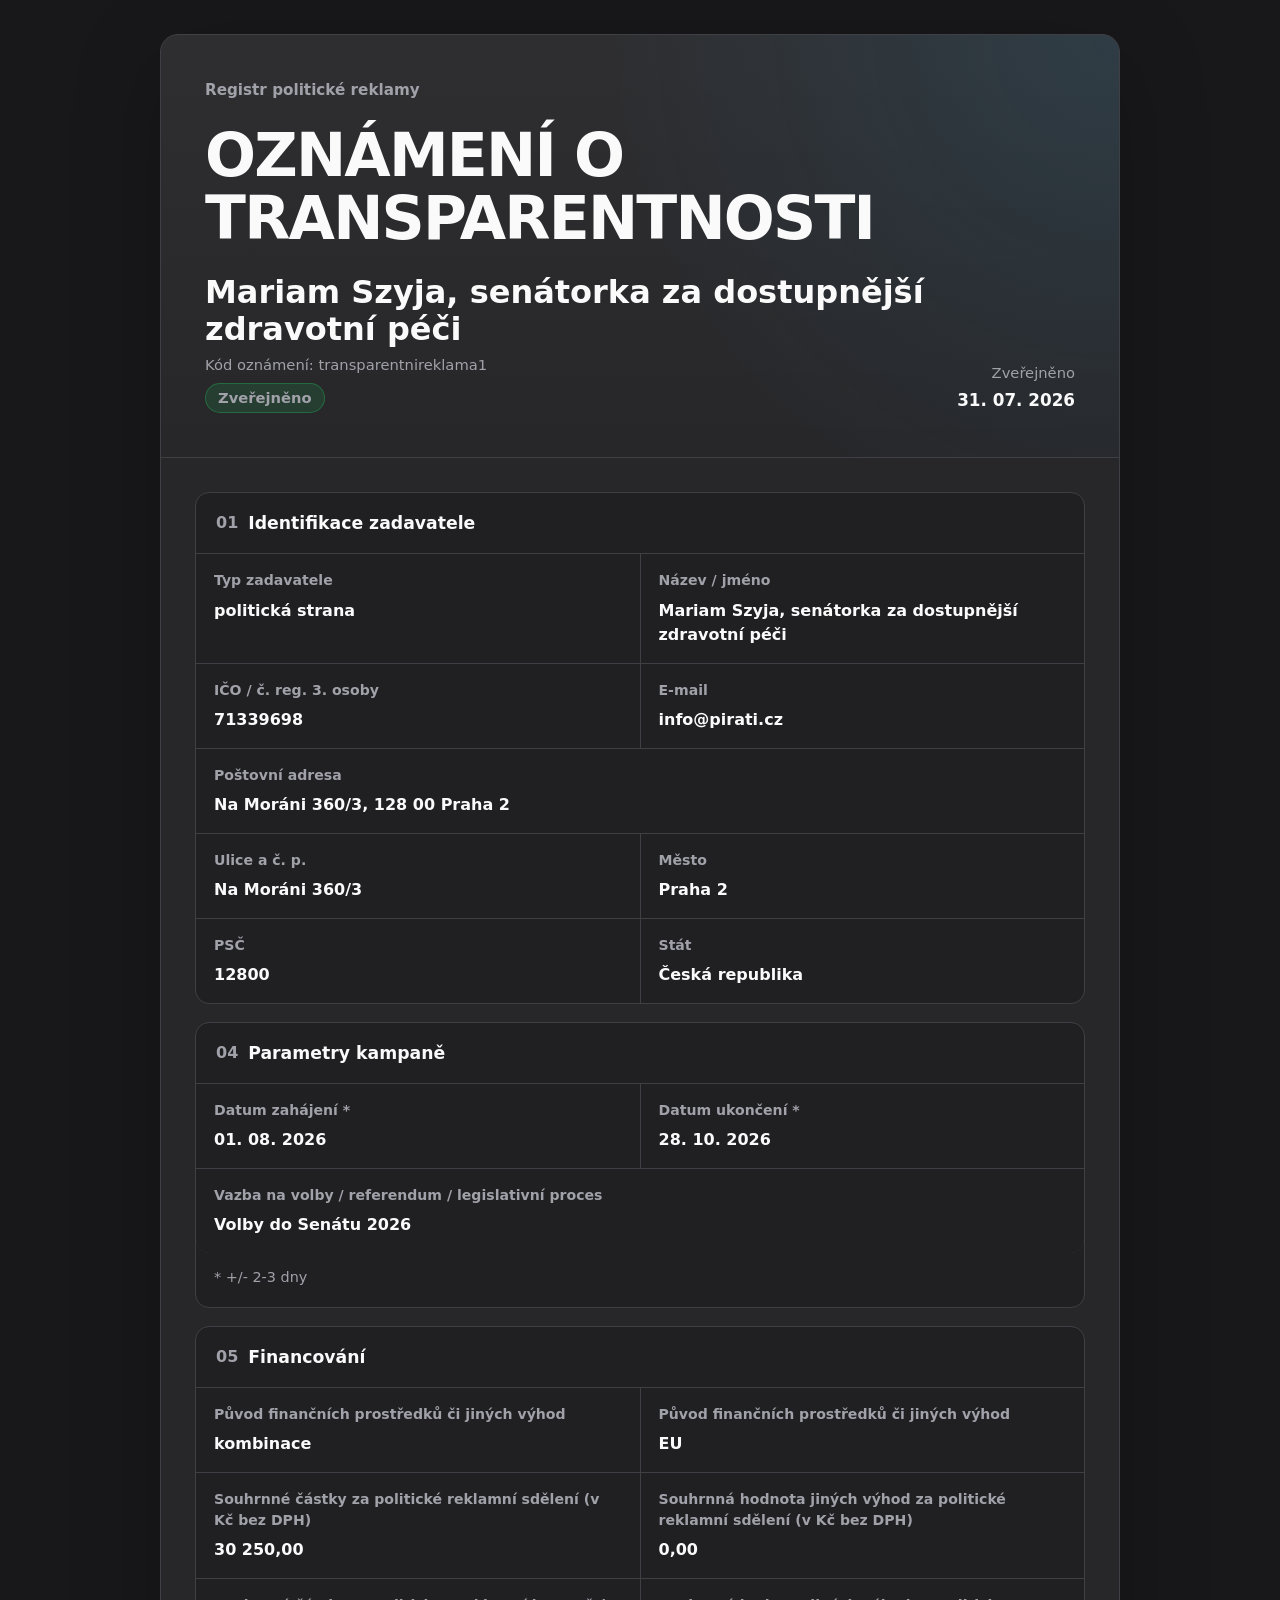
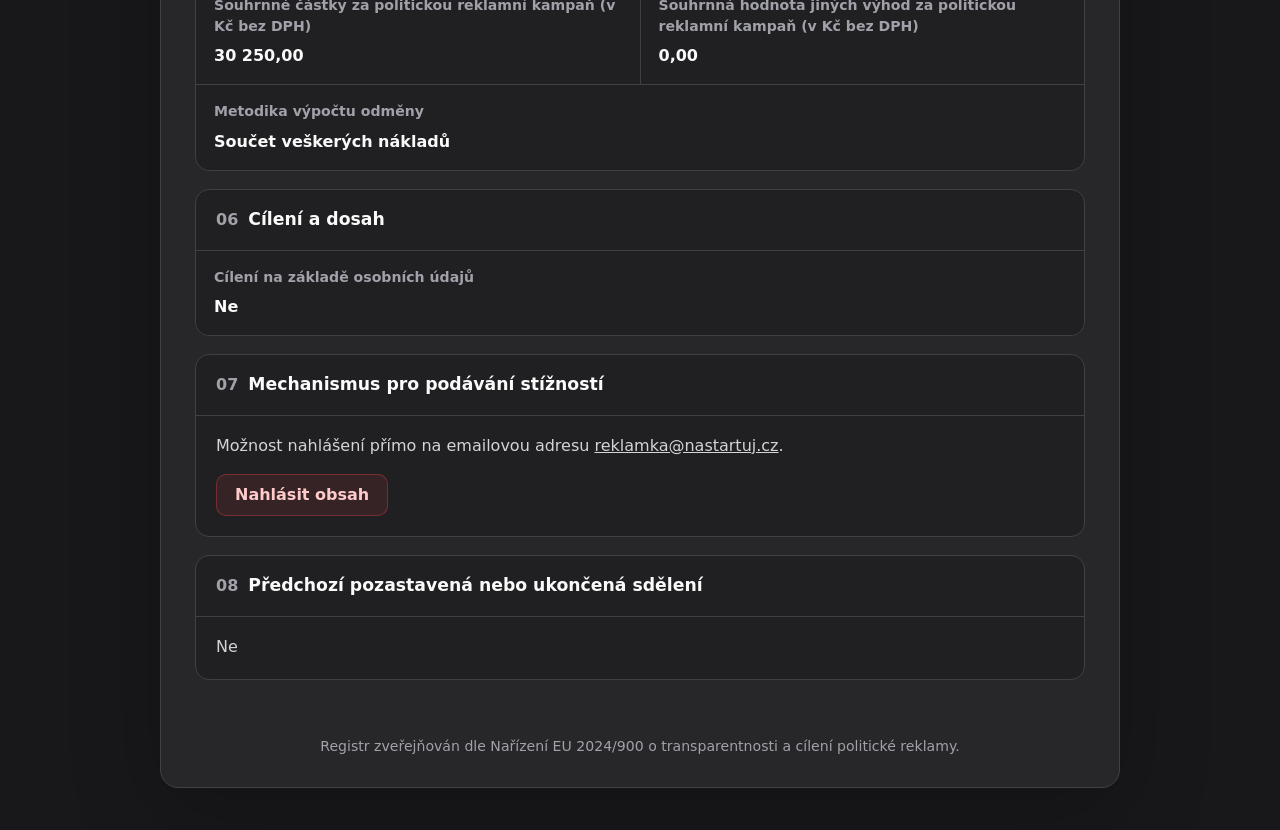
<file: transparentnireklama1/index.html>
<!doctype html>
<html lang="cs">
  <head>
    <meta charset="utf-8" />
    <meta name="viewport" content="width=device-width, initial-scale=1" />
    <meta name="robots" content="noindex, nofollow" />
    <meta name="referrer" content="strict-origin-when-cross-origin" />
    <title>Transparentní Reklama</title>
    <style>
      :root {
        color-scheme: dark;
        --bg: #18181b;
        --panel: #27272a;
        --panel-soft: #202023;
        --line: #3f3f46;
        --muted: #a1a1aa;
        --text: #fafafa;
        --soft-text: #d4d4d8;
        --green: #22c55e;
        --green-bg: rgba(34, 197, 94, 0.14);
        --blue: #38bdf8;
        --red: #ef4444;
      }

      * {
        box-sizing: border-box;
      }

      body {
        margin: 0;
        min-height: 100vh;
        color: var(--text);
        background: var(--bg);
        font-family:
          "Instrument Sans",
          ui-sans-serif,
          system-ui,
          -apple-system,
          BlinkMacSystemFont,
          "Segoe UI",
          sans-serif;
        line-height: 1.5;
      }

      a {
        color: inherit;
      }

      .page {
        width: min(100% - 32px, 960px);
        margin: 0 auto;
        padding: 34px 0 42px;
      }

      .registry-card {
        overflow: hidden;
        border: 1px solid var(--line);
        border-radius: 18px;
        background: var(--panel);
        box-shadow: 0 24px 90px rgba(0, 0, 0, 0.22);
      }

      .hero {
        padding: clamp(24px, 5vw, 44px);
        border-bottom: 1px solid var(--line);
        background:
          radial-gradient(circle at 100% 0%, rgba(56, 189, 248, 0.1), transparent 32rem),
          linear-gradient(180deg, rgba(255, 255, 255, 0.035), transparent);
      }

      .registry-label {
        margin: 0 0 22px;
        color: var(--muted);
        font-size: 0.95rem;
        font-weight: 700;
      }

      h1 {
        margin: 0 0 24px;
        font-size: clamp(2rem, 4.8vw, 3.75rem);
        line-height: 1.05;
        letter-spacing: -0.03em;
        text-transform: uppercase;
      }

      .hero-meta {
        display: grid;
        grid-template-columns: minmax(0, 1fr) auto;
        gap: 18px;
        align-items: end;
      }

      .subject {
        display: grid;
        gap: 7px;
      }

      .subject strong {
        font-size: clamp(1.35rem, 3vw, 2rem);
        line-height: 1.15;
      }

      .subject span,
      .published span {
        color: var(--muted);
        font-size: 0.92rem;
      }

      .status {
        display: inline-flex;
        align-items: center;
        justify-content: center;
        width: fit-content;
        min-height: 30px;
        padding: 0 12px;
        border: 1px solid rgba(34, 197, 94, 0.34);
        border-radius: 999px;
        color: #86efac;
        background: var(--green-bg);
        font-size: 0.82rem;
        font-weight: 800;
      }

      .published {
        display: grid;
        gap: 4px;
        text-align: right;
      }

      .published strong {
        font-size: 1.05rem;
      }

      .content {
        display: grid;
        gap: 18px;
        padding: clamp(18px, 4vw, 34px);
      }

      .section {
        border: 1px solid var(--line);
        border-radius: 14px;
        background: var(--panel-soft);
      }

      .section-title {
        display: flex;
        gap: 10px;
        align-items: center;
        padding: 18px 20px;
        border-bottom: 1px solid var(--line);
      }

      .section-title span {
        color: var(--muted);
        font-weight: 900;
      }

      .section-title h2 {
        margin: 0;
        font-size: 1.08rem;
        line-height: 1.3;
      }

      .fields {
        display: grid;
        grid-template-columns: repeat(2, minmax(0, 1fr));
        gap: 1px;
        overflow: hidden;
        border-radius: 0 0 14px 14px;
        background: var(--line);
      }

      .field {
        display: grid;
        align-content: start;
        gap: 7px;
        min-height: 82px;
        padding: 16px 18px;
        background: var(--panel-soft);
      }

      .field.full {
        grid-column: 1 / -1;
      }

      .field label {
        color: var(--muted);
        font-size: 0.88rem;
        font-weight: 700;
      }

      .field strong,
      .field p {
        margin: 0;
        color: var(--text);
        font-size: 1rem;
        font-weight: 650;
        overflow-wrap: anywhere;
      }

      .field a {
        color: #7dd3fc;
        text-decoration: none;
      }

      .note {
        margin: 0;
        padding: 14px 18px 18px;
        color: var(--muted);
        font-size: 0.9rem;
      }

      .complaint {
        display: grid;
        gap: 16px;
        padding: 18px 20px 20px;
      }

      .complaint p {
        margin: 0;
        color: var(--soft-text);
      }

      .report-link {
        display: inline-flex;
        justify-content: center;
        width: fit-content;
        min-height: 42px;
        padding: 0 18px;
        align-items: center;
        border: 1px solid rgba(239, 68, 68, 0.36);
        border-radius: 10px;
        color: #fecaca;
        background: rgba(239, 68, 68, 0.1);
        font-weight: 800;
        text-decoration: none;
      }

      footer {
        padding: 22px clamp(18px, 4vw, 34px) 30px;
        color: var(--muted);
        font-size: 0.88rem;
        text-align: center;
      }

      @media (max-width: 720px) {
        .hero-meta,
        .fields {
          grid-template-columns: 1fr;
        }

        .published {
          text-align: left;
        }
      }
    </style>
  </head>
  <body>
    <main class="page">
      <article class="registry-card">
        <header class="hero">
          <p class="registry-label">Registr politické reklamy</p>
          <h1>Oznámení o transparentnosti</h1>
          <div class="hero-meta">
            <div class="subject">
              <strong>Mariam Szyja, senátorka za dostupnější zdravotní péči</strong>
              <span>Kód oznámení: transparentnireklama1</span>
              <span class="status">Zveřejněno</span>
            </div>
            <div class="published">
              <span>Zveřejněno</span>
              <strong>31. 07. 2026</strong>
            </div>
          </div>
        </header>

        <div class="content">
          <section class="section">
            <div class="section-title">
              <span>01</span>
              <h2>Identifikace zadavatele</h2>
            </div>
            <div class="fields">
              <div class="field">
                <label>Typ zadavatele</label>
                <strong>politická strana</strong>
              </div>
              <div class="field">
                <label>Název / jméno</label>
                <strong>Mariam Szyja, senátorka za dostupnější zdravotní péči</strong>
              </div>
              <div class="field">
                <label>IČO / č. reg. 3. osoby</label>
                <strong>71339698</strong>
              </div>
              <div class="field">
                <label>E-mail</label>
                <strong>info@pirati.cz</strong>
              </div>
              <div class="field full">
                <label>Poštovní adresa</label>
                <strong>Na Moráni 360/3, 128 00 Praha 2</strong>
              </div>
              <div class="field">
                <label>Ulice a č. p.</label>
                <strong>Na Moráni 360/3</strong>
              </div>
              <div class="field">
                <label>Město</label>
                <strong>Praha 2</strong>
              </div>
              <div class="field">
                <label>PSČ</label>
                <strong>12800</strong>
              </div>
              <div class="field">
                <label>Stát</label>
                <strong>Česká republika</strong>
              </div>
            </div>
          </section>

          <section class="section">
            <div class="section-title">
              <span>04</span>
              <h2>Parametry kampaně</h2>
            </div>
            <div class="fields">
              <div class="field">
                <label>Datum zahájení *</label>
                <strong>01. 08. 2026</strong>
              </div>
              <div class="field">
                <label>Datum ukončení *</label>
                <strong>28. 10. 2026</strong>
              </div>
              <div class="field full">
                <label>Vazba na volby / referendum / legislativní proces</label>
                <strong>Volby do Senátu 2026</strong>
              </div>
            </div>
            <p class="note">* +/- 2-3 dny</p>
          </section>

          <section class="section">
            <div class="section-title">
              <span>05</span>
              <h2>Financování</h2>
            </div>
            <div class="fields">
              <div class="field">
                <label>Původ finančních prostředků či jiných výhod</label>
                <strong>kombinace</strong>
              </div>
              <div class="field">
                <label>Původ finančních prostředků či jiných výhod</label>
                <strong>EU</strong>
              </div>
              <div class="field">
                <label>Souhrnné částky za politické reklamní sdělení (v Kč bez DPH)</label>
                <strong>30 250,00</strong>
              </div>
              <div class="field">
                <label>Souhrnná hodnota jiných výhod za politické reklamní sdělení (v Kč bez DPH)</label>
                <strong>0,00</strong>
              </div>
              <div class="field">
                <label>Souhrnné částky za politickou reklamní kampaň (v Kč bez DPH)</label>
                <strong>30 250,00</strong>
              </div>
              <div class="field">
                <label>Souhrnná hodnota jiných výhod za politickou reklamní kampaň (v Kč bez DPH)</label>
                <strong>0,00</strong>
              </div>
              <div class="field full">
                <label>Metodika výpočtu odměny</label>
                <strong>Součet veškerých nákladů</strong>
              </div>
            </div>
          </section>

          <section class="section">
            <div class="section-title">
              <span>06</span>
              <h2>Cílení a dosah</h2>
            </div>
            <div class="fields">
              <div class="field full">
                <label>Cílení na základě osobních údajů</label>
                <strong>Ne</strong>
              </div>
            </div>
          </section>

          <section class="section">
            <div class="section-title">
              <span>07</span>
              <h2>Mechanismus pro podávání stížností</h2>
            </div>
            <div class="complaint">
              <p>
                Možnost nahlášení přímo na emailovou adresu
                <a href="mailto:reklamka@nastartuj.cz">reklamka@nastartuj.cz</a>.
              </p>
              <a class="report-link" href="mailto:reklamka@nastartuj.cz">Nahlásit obsah</a>
            </div>
          </section>

          <section class="section">
            <div class="section-title">
              <span>08</span>
              <h2>Předchozí pozastavená nebo ukončená sdělení</h2>
            </div>
            <div class="complaint">
              <p>Ne</p>
            </div>
          </section>
        </div>

        <footer>
          Registr zveřejňován dle Nařízení EU 2024/900 o transparentnosti a cílení
          politické reklamy.
        </footer>
      </article>
    </main>
  </body>
</html>
</file>
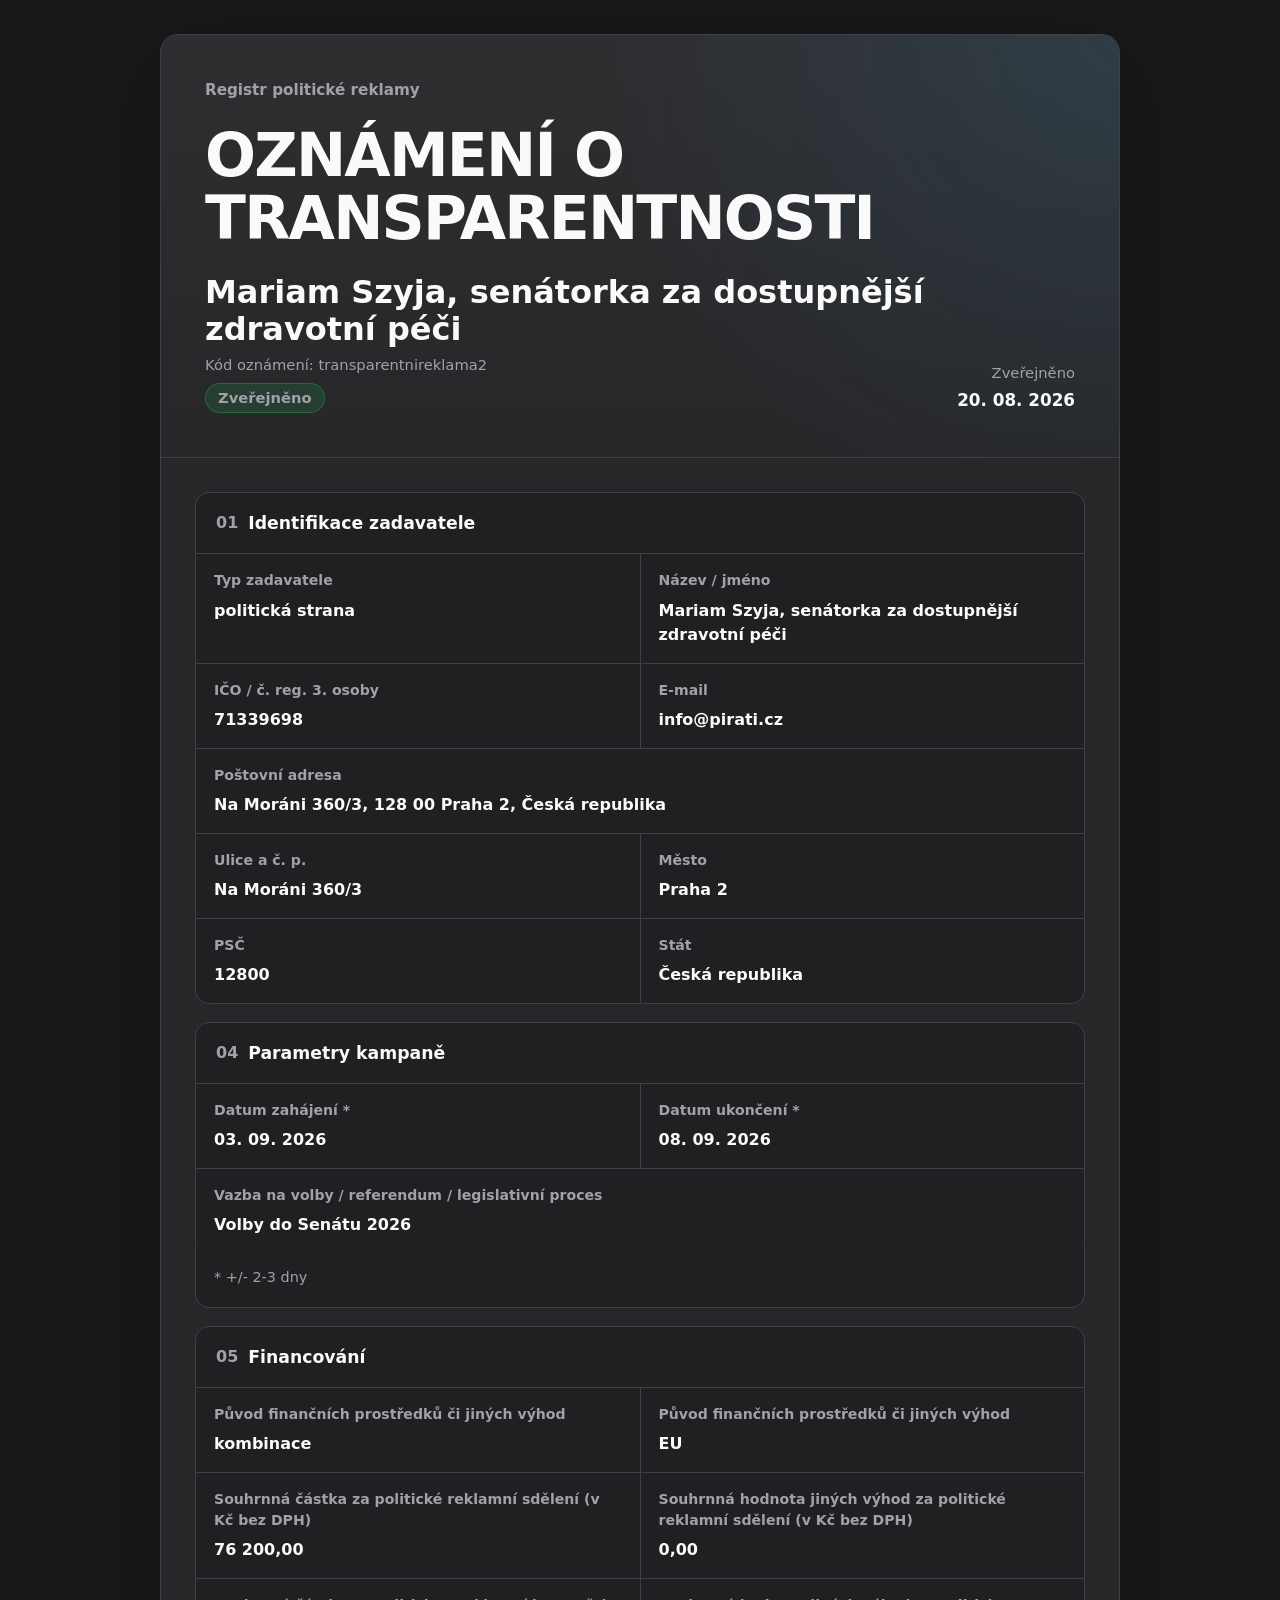
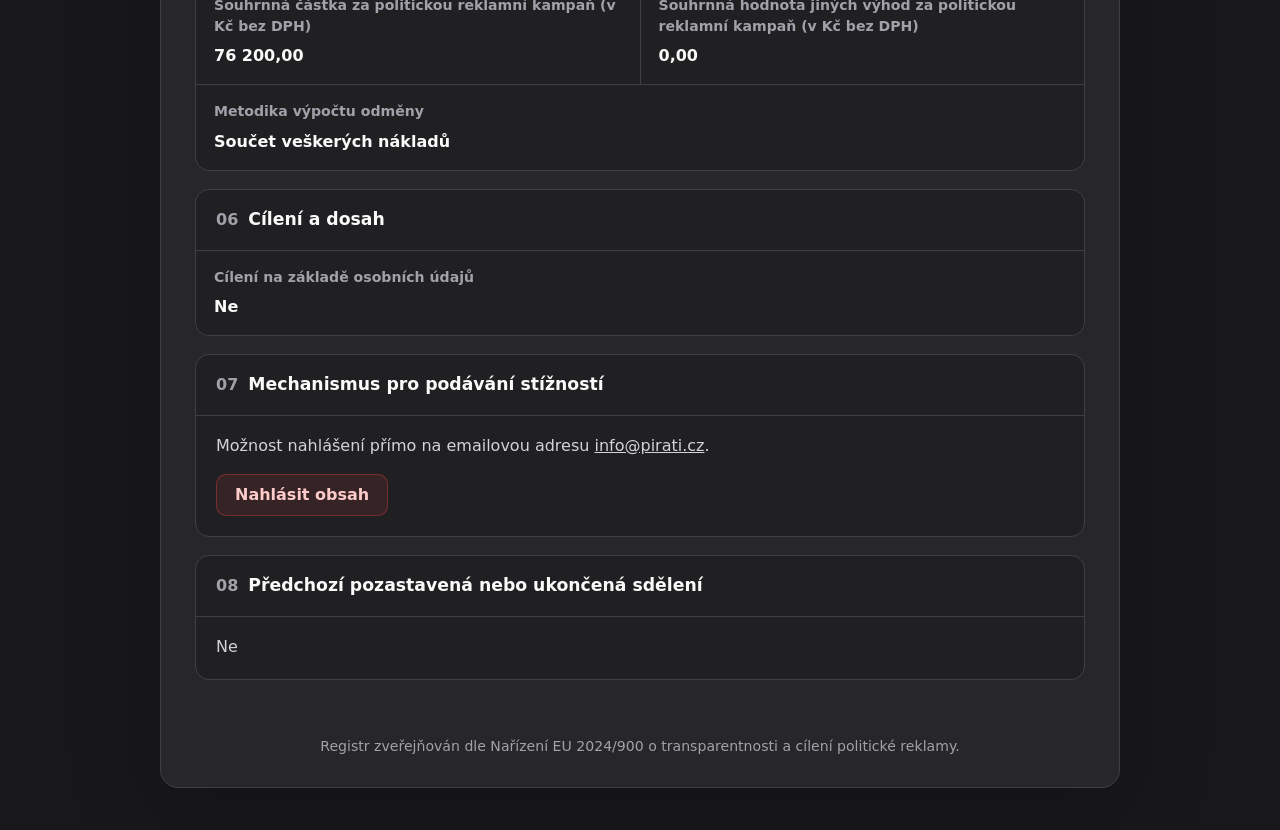
<file: transparentnireklama2/index.html>
<!doctype html>
<html lang="cs">
  <head>
    <meta charset="utf-8" />
    <meta name="viewport" content="width=device-width, initial-scale=1" />
    <meta name="robots" content="noindex, nofollow" />
    <meta name="referrer" content="strict-origin-when-cross-origin" />
    <title>Transparentní Reklama</title>
    <style>
      :root {
        color-scheme: dark;
        --bg: #18181b;
        --panel: #27272a;
        --panel-soft: #202023;
        --line: #3f3f46;
        --muted: #a1a1aa;
        --text: #fafafa;
        --soft-text: #d4d4d8;
        --green: #22c55e;
        --green-bg: rgba(34, 197, 94, 0.14);
        --blue: #38bdf8;
        --red: #ef4444;
      }

      * {
        box-sizing: border-box;
      }

      body {
        margin: 0;
        min-height: 100vh;
        color: var(--text);
        background: var(--bg);
        font-family:
          "Instrument Sans",
          ui-sans-serif,
          system-ui,
          -apple-system,
          BlinkMacSystemFont,
          "Segoe UI",
          sans-serif;
        line-height: 1.5;
      }

      a {
        color: inherit;
      }

      .page {
        width: min(100% - 32px, 960px);
        margin: 0 auto;
        padding: 34px 0 42px;
      }

      .registry-card {
        overflow: hidden;
        border: 1px solid var(--line);
        border-radius: 18px;
        background: var(--panel);
        box-shadow: 0 24px 90px rgba(0, 0, 0, 0.22);
      }

      .hero {
        padding: clamp(24px, 5vw, 44px);
        border-bottom: 1px solid var(--line);
        background:
          radial-gradient(circle at 100% 0%, rgba(56, 189, 248, 0.1), transparent 32rem),
          linear-gradient(180deg, rgba(255, 255, 255, 0.035), transparent);
      }

      .registry-label {
        margin: 0 0 22px;
        color: var(--muted);
        font-size: 0.95rem;
        font-weight: 700;
      }

      h1 {
        margin: 0 0 24px;
        font-size: clamp(2rem, 4.8vw, 3.75rem);
        line-height: 1.05;
        letter-spacing: -0.03em;
        text-transform: uppercase;
      }

      .hero-meta {
        display: grid;
        grid-template-columns: minmax(0, 1fr) auto;
        gap: 18px;
        align-items: end;
      }

      .subject {
        display: grid;
        gap: 7px;
      }

      .subject strong {
        font-size: clamp(1.35rem, 3vw, 2rem);
        line-height: 1.15;
      }

      .subject span,
      .published span {
        color: var(--muted);
        font-size: 0.92rem;
      }

      .status {
        display: inline-flex;
        align-items: center;
        justify-content: center;
        width: fit-content;
        min-height: 30px;
        padding: 0 12px;
        border: 1px solid rgba(34, 197, 94, 0.34);
        border-radius: 999px;
        color: #86efac;
        background: var(--green-bg);
        font-size: 0.82rem;
        font-weight: 800;
      }

      .published {
        display: grid;
        gap: 4px;
        text-align: right;
      }

      .published strong {
        font-size: 1.05rem;
      }

      .content {
        display: grid;
        gap: 18px;
        padding: clamp(18px, 4vw, 34px);
      }

      .section {
        border: 1px solid var(--line);
        border-radius: 14px;
        background: var(--panel-soft);
      }

      .section-title {
        display: flex;
        gap: 10px;
        align-items: center;
        padding: 18px 20px;
        border-bottom: 1px solid var(--line);
      }

      .section-title span {
        color: var(--muted);
        font-weight: 900;
      }

      .section-title h2 {
        margin: 0;
        font-size: 1.08rem;
        line-height: 1.3;
      }

      .fields {
        display: grid;
        grid-template-columns: repeat(2, minmax(0, 1fr));
        gap: 1px;
        overflow: hidden;
        border-radius: 0 0 14px 14px;
        background: var(--line);
      }

      .field {
        display: grid;
        align-content: start;
        gap: 7px;
        min-height: 82px;
        padding: 16px 18px;
        background: var(--panel-soft);
      }

      .field.full {
        grid-column: 1 / -1;
      }

      .field label {
        color: var(--muted);
        font-size: 0.88rem;
        font-weight: 700;
      }

      .field strong,
      .field p {
        margin: 0;
        color: var(--text);
        font-size: 1rem;
        font-weight: 650;
        overflow-wrap: anywhere;
      }

      .field a {
        color: #7dd3fc;
        text-decoration: none;
      }

      .note {
        margin: 0;
        padding: 14px 18px 18px;
        color: var(--muted);
        font-size: 0.9rem;
      }

      .complaint {
        display: grid;
        gap: 16px;
        padding: 18px 20px 20px;
      }

      .complaint p {
        margin: 0;
        color: var(--soft-text);
      }

      .report-link {
        display: inline-flex;
        justify-content: center;
        width: fit-content;
        min-height: 42px;
        padding: 0 18px;
        align-items: center;
        border: 1px solid rgba(239, 68, 68, 0.36);
        border-radius: 10px;
        color: #fecaca;
        background: rgba(239, 68, 68, 0.1);
        font-weight: 800;
        text-decoration: none;
      }

      footer {
        padding: 22px clamp(18px, 4vw, 34px) 30px;
        color: var(--muted);
        font-size: 0.88rem;
        text-align: center;
      }

      @media (max-width: 720px) {
        .hero-meta,
        .fields {
          grid-template-columns: 1fr;
        }

        .published {
          text-align: left;
        }
      }
    </style>
  </head>
  <body>
    <main class="page">
      <article class="registry-card">
        <header class="hero">
          <p class="registry-label">Registr politické reklamy</p>
          <h1>Oznámení o transparentnosti</h1>
          <div class="hero-meta">
            <div class="subject">
              <strong>Mariam Szyja, senátorka za dostupnější zdravotní péči</strong>
              <span>Kód oznámení: transparentnireklama2</span>
              <span class="status">Zveřejněno</span>
            </div>
            <div class="published">
              <span>Zveřejněno</span>
              <strong>20. 08. 2026</strong>
            </div>
          </div>
        </header>

        <div class="content">
          <section class="section">
            <div class="section-title">
              <span>01</span>
              <h2>Identifikace zadavatele</h2>
            </div>
            <div class="fields">
              <div class="field">
                <label>Typ zadavatele</label>
                <strong>politická strana</strong>
              </div>
              <div class="field">
                <label>Název / jméno</label>
                <strong>Mariam Szyja, senátorka za dostupnější zdravotní péči</strong>
              </div>
              <div class="field">
                <label>IČO / č. reg. 3. osoby</label>
                <strong>71339698</strong>
              </div>
              <div class="field">
                <label>E-mail</label>
                <strong>info@pirati.cz</strong>
              </div>
              <div class="field full">
                <label>Poštovní adresa</label>
                <strong>Na Moráni 360/3, 128 00 Praha 2, Česká republika</strong>
              </div>
              <div class="field">
                <label>Ulice a č. p.</label>
                <strong>Na Moráni 360/3</strong>
              </div>
              <div class="field">
                <label>Město</label>
                <strong>Praha 2</strong>
              </div>
              <div class="field">
                <label>PSČ</label>
                <strong>12800</strong>
              </div>
              <div class="field">
                <label>Stát</label>
                <strong>Česká republika</strong>
              </div>
            </div>
          </section>

          <section class="section">
            <div class="section-title">
              <span>04</span>
              <h2>Parametry kampaně</h2>
            </div>
            <div class="fields">
              <div class="field">
                <label>Datum zahájení *</label>
                <strong>03. 09. 2026</strong>
              </div>
              <div class="field">
                <label>Datum ukončení *</label>
                <strong>08. 09. 2026</strong>
              </div>
              <div class="field full">
                <label>Vazba na volby / referendum / legislativní proces</label>
                <strong>Volby do Senátu 2026</strong>
              </div>
            </div>
            <p class="note">* +/- 2-3 dny</p>
          </section>

          <section class="section">
            <div class="section-title">
              <span>05</span>
              <h2>Financování</h2>
            </div>
            <div class="fields">
              <div class="field">
                <label>Původ finančních prostředků či jiných výhod</label>
                <strong>kombinace</strong>
              </div>
              <div class="field">
                <label>Původ finančních prostředků či jiných výhod</label>
                <strong>EU</strong>
              </div>
              <div class="field">
                <label>Souhrnná částka za politické reklamní sdělení (v Kč bez DPH)</label>
                <strong>76 200,00</strong>
              </div>
              <div class="field">
                <label>Souhrnná hodnota jiných výhod za politické reklamní sdělení (v Kč bez DPH)</label>
                <strong>0,00</strong>
              </div>
              <div class="field">
                <label>Souhrnná částka za politickou reklamní kampaň (v Kč bez DPH)</label>
                <strong>76 200,00</strong>
              </div>
              <div class="field">
                <label>Souhrnná hodnota jiných výhod za politickou reklamní kampaň (v Kč bez DPH)</label>
                <strong>0,00</strong>
              </div>
              <div class="field full">
                <label>Metodika výpočtu odměny</label>
                <strong>Součet veškerých nákladů</strong>
              </div>
            </div>
          </section>

          <section class="section">
            <div class="section-title">
              <span>06</span>
              <h2>Cílení a dosah</h2>
            </div>
            <div class="fields">
              <div class="field full">
                <label>Cílení na základě osobních údajů</label>
                <strong>Ne</strong>
              </div>
            </div>
          </section>

          <section class="section">
            <div class="section-title">
              <span>07</span>
              <h2>Mechanismus pro podávání stížností</h2>
            </div>
            <div class="complaint">
              <p>
                Možnost nahlášení přímo na emailovou adresu
                <a href="mailto:info@pirati.cz">info@pirati.cz</a>.
              </p>
              <a class="report-link" href="mailto:info@pirati.cz">Nahlásit obsah</a>
            </div>
          </section>

          <section class="section">
            <div class="section-title">
              <span>08</span>
              <h2>Předchozí pozastavená nebo ukončená sdělení</h2>
            </div>
            <div class="complaint">
              <p>Ne</p>
            </div>
          </section>
        </div>

        <footer>
          Registr zveřejňován dle Nařízení EU 2024/900 o transparentnosti a cílení
          politické reklamy.
        </footer>
      </article>
    </main>
  </body>
</html>
</file>
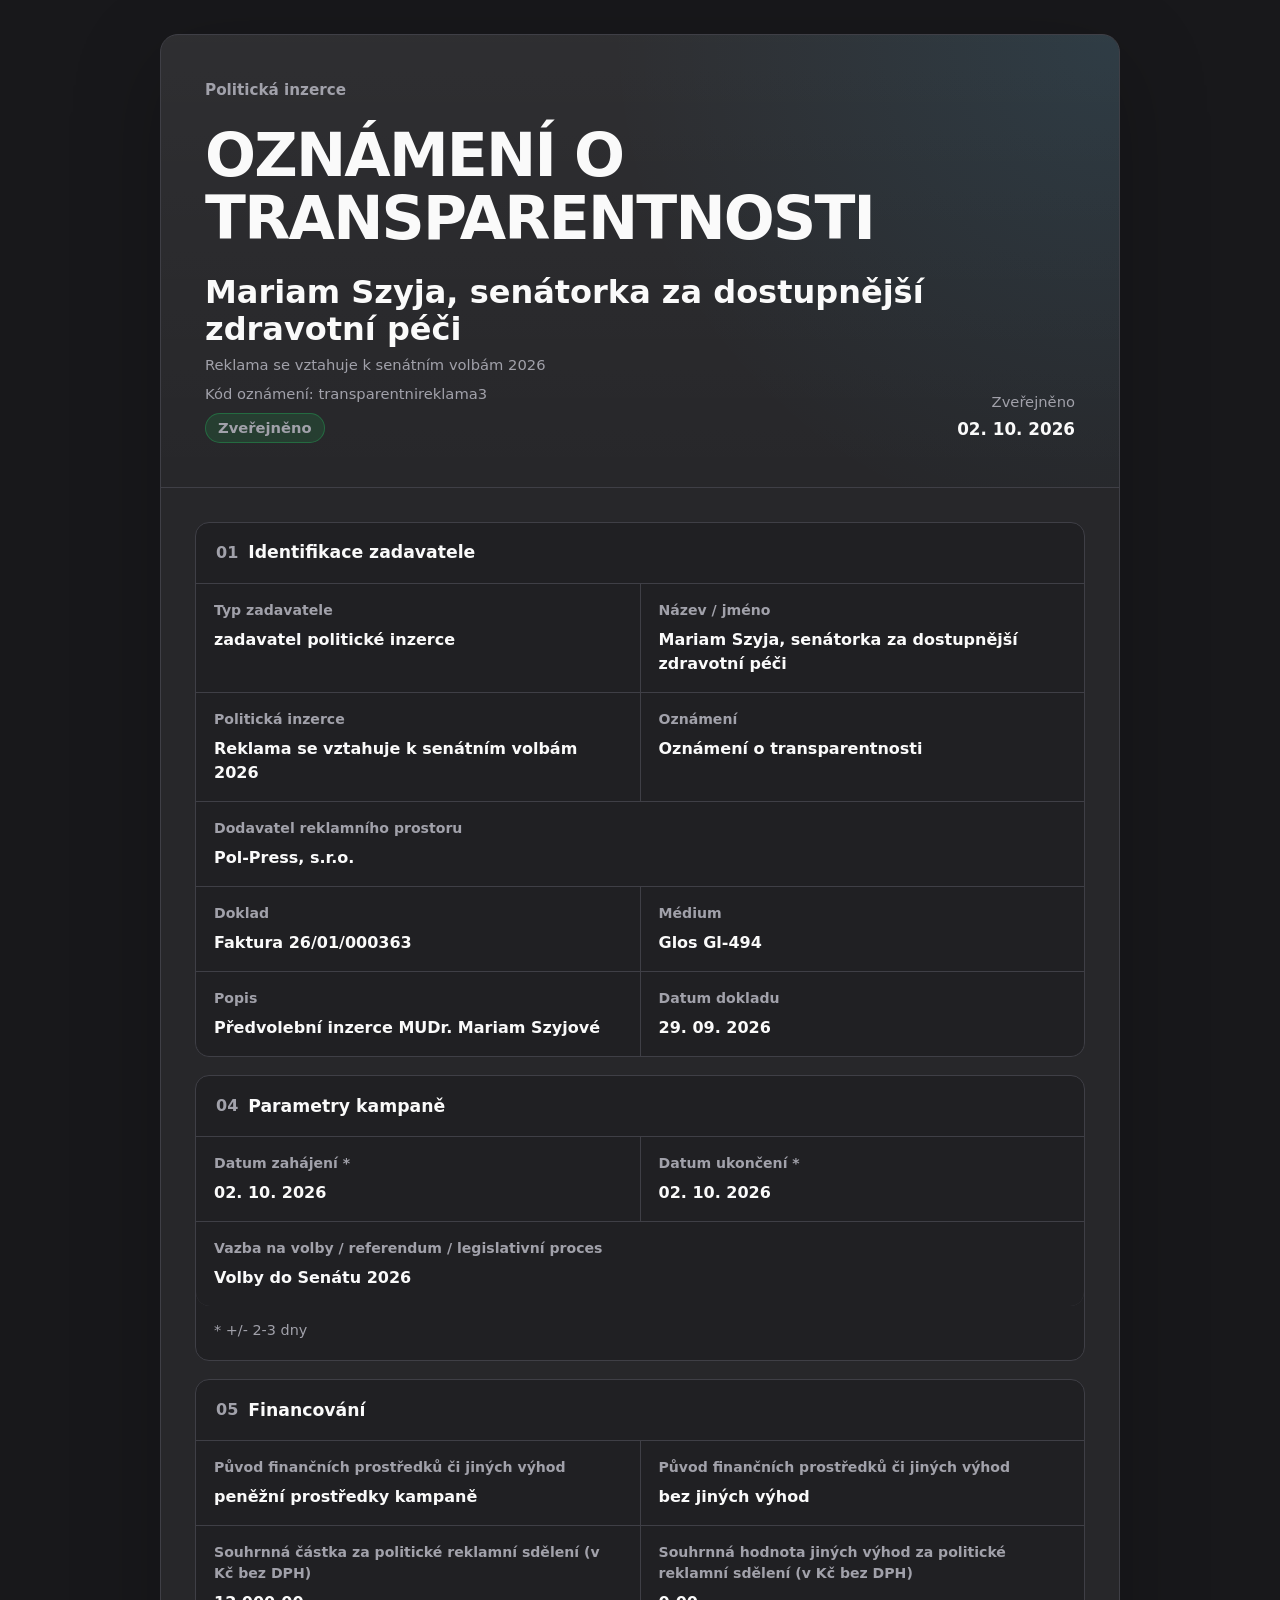
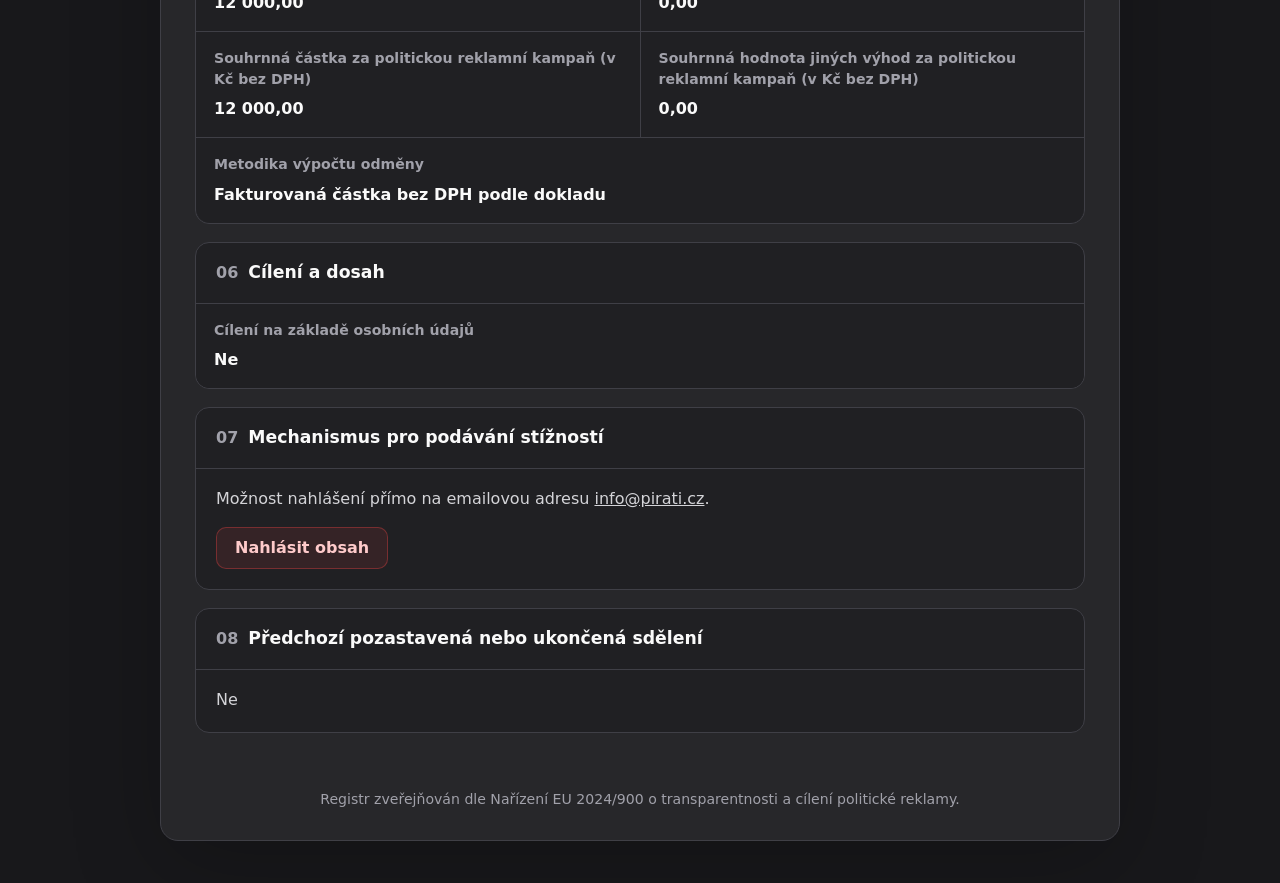
<file: transparentnireklama3/index.html>
<!doctype html>
<html lang="cs">
  <head>
    <meta charset="utf-8" />
    <meta name="viewport" content="width=device-width, initial-scale=1" />
    <meta name="robots" content="noindex, nofollow" />
    <meta name="referrer" content="strict-origin-when-cross-origin" />
    <title>Transparentní Reklama</title>
    <style>
      :root {
        color-scheme: dark;
        --bg: #18181b;
        --panel: #27272a;
        --panel-soft: #202023;
        --line: #3f3f46;
        --muted: #a1a1aa;
        --text: #fafafa;
        --soft-text: #d4d4d8;
        --green: #22c55e;
        --green-bg: rgba(34, 197, 94, 0.14);
        --blue: #38bdf8;
        --red: #ef4444;
      }

      * {
        box-sizing: border-box;
      }

      body {
        margin: 0;
        min-height: 100vh;
        color: var(--text);
        background: var(--bg);
        font-family:
          "Instrument Sans",
          ui-sans-serif,
          system-ui,
          -apple-system,
          BlinkMacSystemFont,
          "Segoe UI",
          sans-serif;
        line-height: 1.5;
      }

      a {
        color: inherit;
      }

      .page {
        width: min(100% - 32px, 960px);
        margin: 0 auto;
        padding: 34px 0 42px;
      }

      .registry-card {
        overflow: hidden;
        border: 1px solid var(--line);
        border-radius: 18px;
        background: var(--panel);
        box-shadow: 0 24px 90px rgba(0, 0, 0, 0.22);
      }

      .hero {
        padding: clamp(24px, 5vw, 44px);
        border-bottom: 1px solid var(--line);
        background:
          radial-gradient(circle at 100% 0%, rgba(56, 189, 248, 0.1), transparent 32rem),
          linear-gradient(180deg, rgba(255, 255, 255, 0.035), transparent);
      }

      .registry-label {
        margin: 0 0 22px;
        color: var(--muted);
        font-size: 0.95rem;
        font-weight: 700;
      }

      h1 {
        margin: 0 0 24px;
        font-size: clamp(2rem, 4.8vw, 3.75rem);
        line-height: 1.05;
        letter-spacing: -0.03em;
        text-transform: uppercase;
      }

      .hero-meta {
        display: grid;
        grid-template-columns: minmax(0, 1fr) auto;
        gap: 18px;
        align-items: end;
      }

      .subject {
        display: grid;
        gap: 7px;
      }

      .subject strong {
        font-size: clamp(1.35rem, 3vw, 2rem);
        line-height: 1.15;
      }

      .subject span,
      .published span {
        color: var(--muted);
        font-size: 0.92rem;
      }

      .status {
        display: inline-flex;
        align-items: center;
        justify-content: center;
        width: fit-content;
        min-height: 30px;
        padding: 0 12px;
        border: 1px solid rgba(34, 197, 94, 0.34);
        border-radius: 999px;
        color: #86efac;
        background: var(--green-bg);
        font-size: 0.82rem;
        font-weight: 800;
      }

      .published {
        display: grid;
        gap: 4px;
        text-align: right;
      }

      .published strong {
        font-size: 1.05rem;
      }

      .content {
        display: grid;
        gap: 18px;
        padding: clamp(18px, 4vw, 34px);
      }

      .section {
        border: 1px solid var(--line);
        border-radius: 14px;
        background: var(--panel-soft);
      }

      .section-title {
        display: flex;
        gap: 10px;
        align-items: center;
        padding: 18px 20px;
        border-bottom: 1px solid var(--line);
      }

      .section-title span {
        color: var(--muted);
        font-weight: 900;
      }

      .section-title h2 {
        margin: 0;
        font-size: 1.08rem;
        line-height: 1.3;
      }

      .fields {
        display: grid;
        grid-template-columns: repeat(2, minmax(0, 1fr));
        gap: 1px;
        overflow: hidden;
        border-radius: 0 0 14px 14px;
        background: var(--line);
      }

      .field {
        display: grid;
        align-content: start;
        gap: 7px;
        min-height: 82px;
        padding: 16px 18px;
        background: var(--panel-soft);
      }

      .field.full {
        grid-column: 1 / -1;
      }

      .field label {
        color: var(--muted);
        font-size: 0.88rem;
        font-weight: 700;
      }

      .field strong,
      .field p {
        margin: 0;
        color: var(--text);
        font-size: 1rem;
        font-weight: 650;
        overflow-wrap: anywhere;
      }

      .field a {
        color: #7dd3fc;
        text-decoration: none;
      }

      .note {
        margin: 0;
        padding: 14px 18px 18px;
        color: var(--muted);
        font-size: 0.9rem;
      }

      .complaint {
        display: grid;
        gap: 16px;
        padding: 18px 20px 20px;
      }

      .complaint p {
        margin: 0;
        color: var(--soft-text);
      }

      .report-link {
        display: inline-flex;
        justify-content: center;
        width: fit-content;
        min-height: 42px;
        padding: 0 18px;
        align-items: center;
        border: 1px solid rgba(239, 68, 68, 0.36);
        border-radius: 10px;
        color: #fecaca;
        background: rgba(239, 68, 68, 0.1);
        font-weight: 800;
        text-decoration: none;
      }

      footer {
        padding: 22px clamp(18px, 4vw, 34px) 30px;
        color: var(--muted);
        font-size: 0.88rem;
        text-align: center;
      }

      @media (max-width: 720px) {
        .hero-meta,
        .fields {
          grid-template-columns: 1fr;
        }

        .published {
          text-align: left;
        }
      }
    </style>
  </head>
  <body>
    <main class="page">
      <article class="registry-card">
        <header class="hero">
          <p class="registry-label">Politická inzerce</p>
          <h1>Oznámení o transparentnosti</h1>
          <div class="hero-meta">
            <div class="subject">
              <strong>Mariam Szyja, senátorka za dostupnější zdravotní péči</strong>
              <span>Reklama se vztahuje k senátním volbám 2026</span>
              <span>Kód oznámení: transparentnireklama3</span>
              <span class="status">Zveřejněno</span>
            </div>
            <div class="published">
              <span>Zveřejněno</span>
              <strong>02. 10. 2026</strong>
            </div>
          </div>
        </header>

        <div class="content">
          <section class="section">
            <div class="section-title">
              <span>01</span>
              <h2>Identifikace zadavatele</h2>
            </div>
            <div class="fields">
              <div class="field">
                <label>Typ zadavatele</label>
                <strong>zadavatel politické inzerce</strong>
              </div>
              <div class="field">
                <label>Název / jméno</label>
                <strong>Mariam Szyja, senátorka za dostupnější zdravotní péči</strong>
              </div>
              <div class="field">
                <label>Politická inzerce</label>
                <strong>Reklama se vztahuje k senátním volbám 2026</strong>
              </div>
              <div class="field">
                <label>Oznámení</label>
                <strong>Oznámení o transparentnosti</strong>
              </div>
              <div class="field full">
                <label>Dodavatel reklamního prostoru</label>
                <strong>Pol-Press, s.r.o.</strong>
              </div>
              <div class="field">
                <label>Doklad</label>
                <strong>Faktura 26/01/000363</strong>
              </div>
              <div class="field">
                <label>Médium</label>
                <strong>Glos Gl-494</strong>
              </div>
              <div class="field">
                <label>Popis</label>
                <strong>Předvolební inzerce MUDr. Mariam Szyjové</strong>
              </div>
              <div class="field">
                <label>Datum dokladu</label>
                <strong>29. 09. 2026</strong>
              </div>
            </div>
          </section>

          <section class="section">
            <div class="section-title">
              <span>04</span>
              <h2>Parametry kampaně</h2>
            </div>
            <div class="fields">
              <div class="field">
                <label>Datum zahájení *</label>
                <strong>02. 10. 2026</strong>
              </div>
              <div class="field">
                <label>Datum ukončení *</label>
                <strong>02. 10. 2026</strong>
              </div>
              <div class="field full">
                <label>Vazba na volby / referendum / legislativní proces</label>
                <strong>Volby do Senátu 2026</strong>
              </div>
            </div>
            <p class="note">* +/- 2-3 dny</p>
          </section>

          <section class="section">
            <div class="section-title">
              <span>05</span>
              <h2>Financování</h2>
            </div>
            <div class="fields">
              <div class="field">
                <label>Původ finančních prostředků či jiných výhod</label>
                <strong>peněžní prostředky kampaně</strong>
              </div>
              <div class="field">
                <label>Původ finančních prostředků či jiných výhod</label>
                <strong>bez jiných výhod</strong>
              </div>
              <div class="field">
                <label>Souhrnná částka za politické reklamní sdělení (v Kč bez DPH)</label>
                <strong>12 000,00</strong>
              </div>
              <div class="field">
                <label>Souhrnná hodnota jiných výhod za politické reklamní sdělení (v Kč bez DPH)</label>
                <strong>0,00</strong>
              </div>
              <div class="field">
                <label>Souhrnná částka za politickou reklamní kampaň (v Kč bez DPH)</label>
                <strong>12 000,00</strong>
              </div>
              <div class="field">
                <label>Souhrnná hodnota jiných výhod za politickou reklamní kampaň (v Kč bez DPH)</label>
                <strong>0,00</strong>
              </div>
              <div class="field full">
                <label>Metodika výpočtu odměny</label>
                <strong>Fakturovaná částka bez DPH podle dokladu</strong>
              </div>
            </div>
          </section>

          <section class="section">
            <div class="section-title">
              <span>06</span>
              <h2>Cílení a dosah</h2>
            </div>
            <div class="fields">
              <div class="field full">
                <label>Cílení na základě osobních údajů</label>
                <strong>Ne</strong>
              </div>
            </div>
          </section>

          <section class="section">
            <div class="section-title">
              <span>07</span>
              <h2>Mechanismus pro podávání stížností</h2>
            </div>
            <div class="complaint">
              <p>
                Možnost nahlášení přímo na emailovou adresu
                <a href="mailto:info@pirati.cz">info@pirati.cz</a>.
              </p>
              <a class="report-link" href="mailto:info@pirati.cz">Nahlásit obsah</a>
            </div>
          </section>

          <section class="section">
            <div class="section-title">
              <span>08</span>
              <h2>Předchozí pozastavená nebo ukončená sdělení</h2>
            </div>
            <div class="complaint">
              <p>Ne</p>
            </div>
          </section>
        </div>

        <footer>
          Registr zveřejňován dle Nařízení EU 2024/900 o transparentnosti a cílení
          politické reklamy.
        </footer>
      </article>
    </main>
  </body>
</html>
</file>
<file: styles.css>
:root {
  --black: #050505;
  --panel: #111213;
  --panel-soft: #171819;
  --ink: #f7f7f3;
  --muted: #b7b8bb;
  --line: rgba(255, 255, 255, 0.14);
  --magenta: #b83268;
  --magenta-dark: #842448;
  --magenta-soft: #d65a86;
  --cyan: #48b9bd;
  --white: #ffffff;
  --shadow: 0 28px 90px rgba(0, 0, 0, 0.55);
  --divider-gap: clamp(42px, 5vw, 62px);
  --font-ui: "Roboto Condensed", "Segoe UI", Arial, sans-serif;
  --font-display: "Bebas Neue", "Arial Narrow", "Roboto Condensed", Arial, sans-serif;
}

* {
  box-sizing: border-box;
}

html {
  scroll-behavior: smooth;
}

body {
  margin: 0;
  color: var(--ink);
  background:
    radial-gradient(circle at 70% 0%, rgba(184, 50, 104, 0.12), transparent 34rem),
    radial-gradient(circle at 0% 35%, rgba(72, 185, 189, 0.08), transparent 28rem),
    var(--black);
  font-family: var(--font-ui);
  line-height: 1.45;
}

a {
  color: inherit;
  text-decoration: none;
}

button,
input,
select {
  font: inherit;
}

.site-header {
  position: fixed;
  top: 0;
  left: 0;
  right: 0;
  z-index: 30;
  display: grid;
  grid-template-columns: auto 1fr auto;
  align-items: center;
  gap: 22px;
  min-height: 70px;
  padding: 10px clamp(18px, 4vw, 56px);
  border-bottom: 1px solid rgba(255, 255, 255, 0.11);
  background: rgba(0, 0, 0, 0.78);
  backdrop-filter: blur(16px);
}

.brand {
  display: inline-flex;
  align-items: center;
  gap: 10px;
  line-height: 1;
  text-transform: uppercase;
  white-space: nowrap;
}

.brand strong {
  color: var(--magenta);
  font-family: var(--font-display);
  font-size: clamp(1.25rem, 2.1vw, 1.85rem);
  font-weight: 400;
  letter-spacing: 0.04em;
}

.brand span {
  color: var(--cyan);
  max-width: none;
  font-family: var(--font-ui);
  font-size: 0.66rem;
  font-weight: 900;
  letter-spacing: 0.08em;
  line-height: 1;
}

nav {
  display: flex;
  justify-content: center;
  gap: clamp(16px, 2.15vw, 38px);
  color: rgba(255, 255, 255, 0.78);
  font-family: var(--font-ui);
  font-size: 0.92rem;
}

nav a {
  position: relative;
  padding: 10px 0;
}

nav a.active::after,
nav a:hover::after {
  content: "";
  position: absolute;
  left: 0;
  right: 0;
  bottom: 0;
  height: 2px;
  background: var(--magenta);
}

.header-actions {
  display: flex;
  align-items: center;
  gap: 12px;
}

.language-switch {
  display: inline-flex;
  align-items: center;
  border: 1px solid rgba(255, 255, 255, 0.16);
  background: rgba(255, 255, 255, 0.04);
}

.language-switch a {
  display: inline-flex;
  align-items: center;
  justify-content: center;
  min-width: 38px;
  min-height: 34px;
  padding: 0 9px;
  color: var(--muted);
  font-family: var(--font-ui);
  font-size: 0.78rem;
  font-weight: 900;
}

.language-switch a.active {
  color: var(--white);
  background: var(--magenta);
}

.language-switch a:not(.active):hover {
  color: var(--cyan);
}

.header-cta {
  display: inline-flex;
  align-items: center;
  justify-content: center;
  min-height: 38px;
  padding: 0 16px;
  background: var(--magenta);
  color: var(--white);
  font-family: var(--font-ui);
  font-size: 0.82rem;
  font-weight: 900;
  text-transform: uppercase;
}

.icon-button,
.cart-button,
.close,
.quantity button {
  border: 1px solid transparent;
  color: var(--white);
  background: transparent;
  cursor: pointer;
}

.icon-button {
  width: 42px;
  height: 42px;
  font-size: 2rem;
}

.cart-button {
  position: relative;
  display: grid;
  place-items: center;
  width: 42px;
  height: 42px;
  font-size: 1.45rem;
}

.cart-button strong {
  position: absolute;
  top: 0;
  right: -2px;
  display: grid;
  place-items: center;
  min-width: 18px;
  height: 18px;
  padding: 0 4px;
  border-radius: 99px;
  background: var(--magenta);
  font-family: var(--font-ui);
  font-size: 0.68rem;
}

.hero {
  position: relative;
  min-height: 850px;
  padding: 112px clamp(22px, 4vw, 56px) clamp(54px, 7vw, 92px);
  overflow: hidden;
  isolation: isolate;
}

.hero > img {
  position: absolute;
  inset: 0 0 0 auto;
  z-index: -3;
  width: min(58vw, 980px);
  height: calc(100% + 140px);
  object-fit: cover;
  object-position: center 28%;
  filter: saturate(1.14) contrast(1.16) brightness(1.16);
  transform: translateY(-86px);
}

.hero-shade {
  position: absolute;
  inset: 0;
  z-index: -2;
  background:
    radial-gradient(ellipse 28rem 34rem at 72% 43%, rgba(255, 255, 255, 0.17), rgba(255, 255, 255, 0.08) 34%, transparent 72%),
    linear-gradient(90deg, rgba(0, 0, 0, 0.97) 0%, rgba(0, 0, 0, 0.76) 34%, rgba(0, 0, 0, 0.1) 61%, rgba(0, 0, 0, 0.22) 100%),
    linear-gradient(180deg, rgba(0, 0, 0, 0.06) 0%, rgba(0, 0, 0, 0.16) 58%, rgba(0, 0, 0, 0.88) 100%);
}

.hero::before {
  content: "";
  position: absolute;
  inset: 45% 0 0;
  z-index: -1;
  background:
    radial-gradient(ellipse at 73% 4%, transparent 0 19rem, rgba(0, 0, 0, 0.2) 30rem),
    linear-gradient(180deg, transparent 0%, rgba(0, 0, 0, 0.48) 44%, #050505 100%);
  pointer-events: none;
}

.hero::after {
  content: "";
  position: absolute;
  top: 92px;
  right: -34vw;
  z-index: -1;
  width: 48vw;
  height: 34vw;
  min-width: 430px;
  min-height: 310px;
  background: linear-gradient(135deg, transparent 20%, rgba(184, 50, 104, 0.58), transparent 80%);
  clip-path: polygon(12% 24%, 100% 0, 76% 64%, 8% 100%, 0 58%);
  opacity: 0.14;
  mix-blend-mode: screen;
}

.hero-copy {
  width: min(720px, 100%);
  padding-top: 24px;
}

.eyebrow {
  margin: 0 0 14px;
  color: var(--cyan);
  font-family: var(--font-ui);
  font-weight: 900;
  letter-spacing: 0;
  text-transform: uppercase;
}

h1,
h2,
h3,
p {
  margin-top: 0;
}

h1,
h2,
h3 {
  font-family: var(--font-display);
  font-weight: 400;
  text-transform: uppercase;
  line-height: 1.02;
  letter-spacing: 0.035em;
}

h1 {
  max-width: 700px;
  margin-bottom: 24px;
  font-size: clamp(3.25rem, 6.6vw, 7.35rem);
  line-height: 0.96;
  text-shadow: 0 8px 20px rgba(0, 0, 0, 0.44);
}

h1 span {
  display: block;
  color: var(--magenta);
  letter-spacing: 0.005em;
}

h2 {
  margin-bottom: 16px;
  font-size: clamp(2rem, 3.8vw, 4.25rem);
}

h3 {
  margin-bottom: 14px;
  font-size: clamp(1.45rem, 1.9vw, 2rem);
}

.lead {
  max-width: 650px;
  margin-bottom: 24px;
  color: rgba(255, 255, 255, 0.86);
  font-family: var(--font-ui);
  font-size: clamp(1.1rem, 1.65vw, 1.45rem);
  line-height: 1.42;
}

.secondary-lead {
  max-width: 610px;
  font-size: clamp(0.98rem, 1.25vw, 1.12rem);
  line-height: 1.58;
}

.hero-actions {
  display: flex;
  flex-wrap: wrap;
  gap: 12px;
}

.lead strong {
  color: var(--cyan);
}

.nowrap {
  white-space: nowrap;
}

.button {
  display: inline-flex;
  align-items: center;
  justify-content: center;
  gap: 13px;
  min-height: 58px;
  padding: 0 30px;
  border: 1px solid transparent;
  cursor: pointer;
  font-family: var(--font-ui);
  font-weight: 900;
  letter-spacing: 0.02em;
  text-align: center;
  text-transform: uppercase;
}

.button.primary {
  color: var(--white);
  background: linear-gradient(135deg, var(--magenta-dark), var(--magenta-soft));
  box-shadow: 0 14px 30px rgba(132, 36, 72, 0.22);
}

.button.primary:hover {
  background: linear-gradient(135deg, var(--magenta-dark), var(--magenta));
}

.button.secondary {
  color: var(--white);
  border-color: var(--line);
  background: rgba(255, 255, 255, 0.06);
}

.wide {
  width: 100%;
}

.quote-panel {
  position: relative;
  width: min(480px, 100%);
  margin-top: 28px;
  padding: 22px 24px;
  background: rgba(0, 0, 0, 0.62);
  border: 1px solid rgba(255, 255, 255, 0.18);
  backdrop-filter: blur(10px);
}

.quote-mark {
  display: block;
  color: var(--cyan);
  font-size: 3.2rem;
  line-height: 0.7;
}

.quote-panel p,
.quote-panel strong {
  font-family: var(--font-ui);
}

.quote-panel p {
  color: var(--white);
  font-size: 0.98rem;
  font-weight: 800;
}

.quote-panel strong {
  color: var(--cyan);
}

.role-box {
  display: grid;
  gap: 2px;
  margin-top: 18px;
  padding: 16px;
  border: 1px solid rgba(255, 255, 255, 0.78);
  font-family: var(--font-ui);
  font-size: 0.94rem;
  font-weight: 900;
  text-transform: uppercase;
}

.role-box span:last-child {
  color: var(--cyan);
}

.product-strip,
.fundraising-strip,
.reason-grid,
.photo-section,
.preview,
.stats,
.checkout,
.story-section,
.photo-section,
.campaign-section,
.support-section,
.meet-section,
.contact-section,
.program-section {
  width: min(1180px, calc(100% - 78px));
  margin-inline: auto;
}

.is-hidden {
  display: none !important;
}

.story-section,
.campaign-section,
.support-section,
.meet-section,
.contact-section,
.program-section,
.preview,
.stats,
.checkout {
  scroll-margin-top: 92px;
}

.product-strip {
  position: relative;
  z-index: 2;
  display: grid;
  grid-template-columns: minmax(280px, 0.95fr) minmax(300px, 0.95fr) minmax(280px, 0.72fr);
  gap: clamp(28px, 4.2vw, 62px);
  align-items: stretch;
  margin-top: clamp(40px, 6vw, 76px);
  padding: clamp(28px, 4vw, 48px);
  border: 1px solid var(--line);
  border-radius: 8px;
  background: linear-gradient(145deg, rgba(255, 255, 255, 0.1), rgba(255, 255, 255, 0.03));
  box-shadow: var(--shadow);
  backdrop-filter: blur(10px);
}

.fundraising-strip {
  position: relative;
  z-index: 2;
  display: grid;
  grid-template-columns: minmax(0, 1.15fr) minmax(320px, 0.72fr);
  gap: clamp(30px, 5vw, 78px);
  align-items: center;
  margin-top: clamp(40px, 6vw, 76px);
  padding: clamp(30px, 5vw, 58px);
  border: 1px solid var(--line);
  border-radius: 8px;
  background:
    linear-gradient(120deg, rgba(255, 255, 255, 0.1), rgba(255, 255, 255, 0.035)),
    radial-gradient(circle at 12% 20%, rgba(184, 50, 104, 0.18), transparent 28rem);
  box-shadow: var(--shadow);
}

.fundraising-strip::before,
.story-section::before,
.photo-section::before,
.reason-grid::before,
.campaign-section::before,
.program-section::before,
.support-section::before,
.meet-section::before,
.contact-section::before,
.stats::before,
.checkout::before {
  content: "";
  position: absolute;
  left: 0;
  right: 0;
  top: 0;
  height: 3px;
  background: var(--magenta);
  box-shadow: 0 0 20px rgba(184, 50, 104, 0.34);
  pointer-events: none;
}

.fundraising-strip::before,
.reason-grid::before,
.stats::before {
  top: calc(-1 * var(--divider-gap));
}

.story-section::before,
.photo-section::before,
.campaign-section::before,
.support-section::before {
  top: calc(clamp(72px, 9vw, 118px) - var(--divider-gap));
}

.meet-section::before {
  top: calc(clamp(64px, 8vw, 104px) - var(--divider-gap));
}

.contact-section::before {
  top: calc(clamp(64px, 8vw, 104px) - var(--divider-gap));
}

.program-section::before {
  top: calc(clamp(62px, 8vw, 104px) - var(--divider-gap));
}

.checkout::before {
  top: calc(clamp(76px, 9vw, 118px) - var(--divider-gap));
}

.fundraising-copy {
  display: grid;
  gap: 18px;
}

.fundraising-copy h2 {
  max-width: 13ch;
  margin: 0;
}

.fundraising-copy p:not(.eyebrow) {
  max-width: 680px;
  margin: 0;
  color: rgba(255, 255, 255, 0.82);
  font-family: var(--font-ui);
  font-size: clamp(1.05rem, 1.45vw, 1.28rem);
  line-height: 1.62;
}

.donation-panel {
  display: grid;
  align-content: center;
  padding-left: clamp(24px, 3vw, 44px);
  border-left: 1px solid var(--line);
}

.calendar-cover {
  position: relative;
  min-height: clamp(300px, 30vw, 390px);
  perspective: 900px;
}

.binder {
  position: absolute;
  top: 12px;
  left: 12%;
  right: 18%;
  height: 15px;
  border-radius: 99px;
  background: repeating-linear-gradient(90deg, #c7c7c7 0 5px, transparent 5px 15px);
  opacity: 0.8;
}

.cover-art {
  position: absolute;
  inset: 38px 8% 10px 0;
  display: grid;
  align-content: center;
  padding: 28px;
  transform: rotateX(4deg) rotateY(-13deg);
  border: 1px solid rgba(255, 255, 255, 0.22);
  border-radius: 4px;
  background:
    linear-gradient(140deg, transparent, rgba(184, 50, 104, 0.66) 58%, transparent 70%),
    url("hero-person-campaign-v2.png") center / cover,
    #121212;
  box-shadow: 18px 24px 45px rgba(0, 0, 0, 0.62);
}

.cover-art span,
.cover-art small {
  font-family: var(--font-ui);
  font-weight: 900;
  text-transform: uppercase;
}

.cover-art span {
  font-size: 1.6rem;
}

.cover-art strong {
  color: var(--magenta);
  font-size: clamp(2.8rem, 6vw, 5.4rem);
  line-height: 0.86;
}

.cover-art em {
  color: var(--cyan);
  font-size: clamp(2.1rem, 4vw, 4rem);
  font-style: normal;
}

.cover-art small {
  max-width: 12ch;
  color: var(--white);
}

.product-copy p,
.product-copy li,
.buy-panel span,
.micro-benefits,
.reason-grid p,
.reason-grid a,
.section-head a,
.stats span,
.checkout p,
.order-form,
footer,
.form-note {
  font-family: var(--font-ui);
}

@media (min-width: 1700px) {
  .site-header {
    padding-inline: calc((100vw - 1480px) / 2);
  }

  .hero {
    min-height: 900px;
    padding-inline: max(56px, calc((100vw - 1480px) / 2));
  }

  .hero > img {
    width: min(54vw, 1040px);
    object-position: center 28%;
  }

  .hero-shade {
    background:
      radial-gradient(ellipse 30rem 36rem at 72% 43%, rgba(255, 255, 255, 0.17), rgba(255, 255, 255, 0.08) 34%, transparent 72%),
      linear-gradient(90deg, rgba(0, 0, 0, 0.98) 0%, rgba(0, 0, 0, 0.8) 28%, rgba(0, 0, 0, 0.1) 58%, rgba(0, 0, 0, 0.22) 100%),
      linear-gradient(180deg, rgba(0, 0, 0, 0.06) 0%, rgba(0, 0, 0, 0.16) 58%, rgba(0, 0, 0, 0.88) 100%);
  }

  .hero-copy {
    width: min(760px, 42vw);
  }

  .quote-panel {
    right: auto;
    width: 460px;
  }

  .fundraising-strip {
    grid-template-columns: minmax(0, 1.25fr) minmax(420px, 0.72fr);
  }

  .program-grid {
    gap: 22px;
  }

  .reason-grid {
    gap: 34px;
  }

  .reason-grid article {
    min-height: 520px;
  }

  .product-strip,
  .fundraising-strip,
  .reason-grid,
  .photo-section,
  .preview,
  .stats,
  .checkout,
  .story-section,
  .campaign-section,
  .support-section,
  .meet-section,
  .contact-section,
  .program-section {
    width: min(1560px, calc(100% - 140px));
  }
}

@media (min-width: 2200px) {
  .site-header {
    padding-inline: calc((100vw - 1600px) / 2);
  }

  .hero {
    min-height: 940px;
    padding-inline: calc((100vw - 1600px) / 2);
  }

  .hero > img {
    width: min(52vw, 1120px);
    object-position: center 28%;
  }

  .hero-copy {
    width: 780px;
  }

  .quote-panel {
    right: auto;
  }

  .fundraising-strip {
    grid-template-columns: minmax(0, 1.32fr) minmax(460px, 0.7fr);
  }

  .program-grid {
    gap: 26px;
  }

  .reason-grid {
    gap: 40px;
  }

  .reason-grid article {
    min-height: 560px;
  }

  .product-strip,
  .fundraising-strip,
  .reason-grid,
  .photo-section,
  .preview,
  .stats,
  .checkout,
  .story-section,
  .campaign-section,
  .support-section,
  .meet-section,
  .contact-section,
  .program-section {
    width: min(1760px, calc(100% - 180px));
  }
}

.product-copy {
  align-self: center;
}

.product-copy h2 {
  max-width: 10ch;
  margin-bottom: 20px;
  font-size: clamp(2.7rem, 4.2vw, 4.8rem);
  line-height: 0.98;
}

.cyan {
  color: var(--cyan);
  font-size: 1.6rem;
  font-weight: 900;
}

.product-copy ul {
  display: grid;
  gap: 10px;
  margin: 18px 0 0;
  padding: 0;
  list-style: none;
  color: rgba(255, 255, 255, 0.86);
  font-family: var(--font-ui);
}

.product-copy li::before {
  content: "\2713";
  margin-right: 10px;
  color: var(--white);
}

.buy-panel {
  display: grid;
  align-content: center;
  padding-left: clamp(24px, 3vw, 44px);
  border-left: 1px solid var(--line);
}

.price-line {
  display: grid;
  gap: 6px;
  margin-bottom: 20px;
}

.price-line strong {
  color: var(--magenta);
  font-size: clamp(2.3rem, 4vw, 3.5rem);
  line-height: 1;
}

.price-line span {
  color: rgba(255, 255, 255, 0.82);
}

.option-group {
  display: grid;
  gap: 9px;
  margin: 0 0 18px;
  padding: 0;
  border: 0;
}

.option-group legend {
  margin-bottom: 6px;
  color: var(--muted);
  font-family: var(--font-ui);
  font-weight: 800;
}

.option-group label {
  display: grid;
  grid-template-columns: auto 1fr auto;
  gap: 11px;
  align-items: center;
  min-height: 48px;
  padding: 0 12px;
  border: 1px solid var(--line);
  background: rgba(0, 0, 0, 0.22);
  cursor: pointer;
  font-family: var(--font-ui);
}

.option-group label:has(input:checked) {
  border-color: var(--magenta);
  box-shadow: inset 0 0 0 1px rgba(184, 50, 104, 0.26);
}

.custom-amount {
  display: grid;
  gap: 8px;
  margin: -6px 0 18px;
  color: var(--muted);
  font-family: var(--font-ui);
  font-weight: 800;
}

.custom-amount input {
  width: 100%;
  min-height: 48px;
  padding: 0 13px;
  border: 1px solid var(--line);
  color: var(--white);
  background: rgba(0, 0, 0, 0.35);
}

.custom-amount input::placeholder {
  color: rgba(255, 255, 255, 0.42);
}

.quantity {
  display: grid;
  grid-template-columns: 1fr 42px 42px 42px;
  align-items: center;
  gap: 8px;
  margin-bottom: 18px;
  font-family: var(--font-ui);
}

.quantity button,
.quantity output {
  display: grid;
  place-items: center;
  height: 42px;
  border: 1px solid var(--line);
  color: var(--white);
  background: rgba(255, 255, 255, 0.04);
}

.micro-benefits {
  display: grid;
  grid-template-columns: repeat(3, 1fr);
  gap: 8px;
  margin-top: 20px;
  color: var(--muted);
  font-size: 0.76rem;
  text-align: center;
}

.reason-grid {
  position: relative;
  display: grid;
  grid-template-columns: repeat(3, 1fr);
  gap: clamp(20px, 2.6vw, 30px);
  margin-top: clamp(44px, 6vw, 78px);
}

.story-section,
.photo-section,
.campaign-section,
.support-section {
  position: relative;
  padding: clamp(72px, 9vw, 118px) 0 0;
}

.photo-head {
  align-items: end;
}

.photo-head p {
  max-width: 500px;
}

.photo-grid {
  display: grid;
  grid-template-columns: repeat(12, minmax(0, 1fr));
  grid-auto-rows: minmax(150px, 17vw);
  gap: clamp(12px, 1.6vw, 22px);
}

.photo-card {
  position: relative;
  grid-column: span 3;
  min-height: 230px;
  margin: 0;
  overflow: hidden;
  border: 1px solid rgba(184, 50, 104, 0.48);
  border-radius: 8px;
  background: #111;
  box-shadow: 0 22px 55px rgba(0, 0, 0, 0.3);
  isolation: isolate;
}

.photo-card-large {
  grid-column: span 6;
  grid-row: span 2;
}

.photo-card-wide {
  grid-column: span 6;
}

.photo-card img {
  width: 100%;
  height: 100%;
  object-fit: cover;
  object-position: center 22%;
  filter: saturate(1.05) contrast(1.08) brightness(0.94);
  transition: transform 240ms ease, filter 240ms ease;
}

.portrait-crop-full img {
  object-position: center 22%;
}

.portrait-crop-face img {
  object-position: center 10%;
  transform: scale(1.22);
}

.portrait-crop-detail img {
  object-position: 54% 8%;
  transform: scale(1.34);
}

.portrait-crop-wide img {
  object-position: center 32%;
  transform: scale(1.08);
}

.photo-card::after {
  content: "";
  position: absolute;
  inset: 0;
  background:
    linear-gradient(180deg, rgba(0, 0, 0, 0.05) 18%, rgba(0, 0, 0, 0.82)),
    linear-gradient(135deg, rgba(184, 50, 104, 0.32), transparent 48%);
  pointer-events: none;
}

.photo-card span {
  position: absolute;
  left: 18px;
  bottom: 16px;
  z-index: 1;
  color: var(--white);
  font-family: var(--font-ui);
  font-weight: 900;
  text-transform: uppercase;
  max-width: calc(100% - 36px);
  line-height: 1.15;
}

.photo-card:hover img {
  filter: saturate(1.08) contrast(1.08) brightness(1);
  scale: 1.035;
}

.meet-section {
  position: relative;
  padding-top: clamp(64px, 8vw, 104px);
}

.contact-section {
  position: relative;
  padding-top: clamp(64px, 8vw, 104px);
}

.program-section {
  position: relative;
  padding-top: clamp(62px, 8vw, 104px);
}

.section-kicker {
  margin-bottom: 18px;
  color: var(--cyan);
  font-family: var(--font-ui);
  font-size: 0.86rem;
  font-weight: 900;
  letter-spacing: 0;
  text-transform: uppercase;
}

.story-grid,
.campaign-section,
.support-section {
  display: grid;
  grid-template-columns: minmax(0, 0.9fr) minmax(360px, 1.1fr);
  gap: clamp(32px, 6vw, 86px);
  align-items: start;
}

.story-grid h2,
.campaign-section h2,
.support-section h2 {
  max-width: 11ch;
}

.story-copy,
.support-copy,
.support-list,
.priority-list {
  font-family: var(--font-ui);
}

.story-copy {
  display: grid;
  gap: 16px;
  color: rgba(255, 255, 255, 0.82);
  font-size: 1.06rem;
  line-height: 1.68;
}

.story-copy p,
.support-copy p {
  margin: 0;
}

.campaign-section {
  align-items: center;
  padding-top: clamp(64px, 8vw, 104px);
}

.priority-list {
  display: grid;
  gap: 12px;
}

.priority-list span,
.support-list li {
  position: relative;
  padding: 16px 18px 16px 44px;
  border: 1px solid var(--line);
  background: rgba(255, 255, 255, 0.05);
  color: rgba(255, 255, 255, 0.88);
  font-weight: 800;
}

.priority-list span::before,
.support-list li::before {
  content: "\2713";
  position: absolute;
  left: 17px;
  color: var(--cyan);
}

.support-section {
  align-items: stretch;
}

.support-copy {
  display: grid;
  gap: 18px;
  color: rgba(255, 255, 255, 0.82);
  font-size: 1.06rem;
  line-height: 1.68;
}

.support-list {
  padding: clamp(24px, 4vw, 34px);
  border: 1px solid var(--line);
  border-radius: 8px;
  background: linear-gradient(145deg, rgba(184, 50, 104, 0.11), rgba(255, 255, 255, 0.04));
  box-shadow: var(--shadow);
}

.support-list ul {
  display: grid;
  gap: 14px;
  margin: 22px 0;
  padding: 0;
  list-style: none;
}

.support-list li + li {
  border-top-color: rgba(72, 185, 189, 0.42);
  box-shadow: 0 -15px 0 -14px rgba(255, 255, 255, 0.2);
}

.meet-section {
  display: grid;
  grid-template-columns: minmax(0, 0.8fr) minmax(440px, 1fr);
  gap: clamp(28px, 6vw, 78px);
  align-items: start;
}

.meet-copy {
  display: grid;
  align-content: start;
  gap: 16px;
  padding-top: clamp(14px, 2vw, 26px);
}

.meet-copy h2 {
  max-width: 10ch;
}

.meet-copy p:last-child {
  max-width: 560px;
  margin: 0;
  color: var(--muted);
  font-family: var(--font-ui);
  font-size: 1.08rem;
  line-height: 1.62;
}

.meet-card {
  display: grid;
  gap: 16px;
  padding: clamp(22px, 4vw, 34px);
  border: 1px solid var(--line);
  border-radius: 8px;
  background:
    linear-gradient(145deg, rgba(184, 50, 104, 0.14), rgba(255, 255, 255, 0.035)),
    #101011;
  box-shadow: var(--shadow);
}

.meet-toolbar {
  display: flex;
  flex-wrap: wrap;
  justify-content: space-between;
  gap: 12px;
  align-items: center;
  padding-bottom: 14px;
  border-bottom: 1px solid rgba(255, 255, 255, 0.12);
  font-family: var(--font-ui);
}

.meet-toolbar span {
  color: var(--cyan);
  font-size: 0.88rem;
  font-weight: 900;
  text-transform: uppercase;
}

.meet-toolbar a {
  color: var(--white);
  font-size: 0.88rem;
  font-weight: 900;
  text-transform: uppercase;
}

.meet-toolbar a:hover {
  color: var(--magenta-soft);
}

.meet-note {
  margin: 0;
  padding: 12px 14px;
  border: 1px solid rgba(72, 185, 189, 0.26);
  background: rgba(72, 185, 189, 0.08);
  color: rgba(255, 255, 255, 0.76);
  font-family: var(--font-ui);
  font-size: 0.95rem;
  line-height: 1.45;
}

.meet-actions {
  display: grid;
  grid-template-columns: repeat(2, minmax(0, 1fr));
  gap: 12px;
}

.meet-actions .button {
  justify-content: center;
  min-height: 54px;
  padding-inline: 18px;
  text-align: center;
}

.meet-events {
  display: grid;
  gap: 10px;
}

.meet-month {
  grid-column: 1 / -1;
  margin-top: 8px;
  color: var(--cyan);
  font-family: var(--font-ui);
  font-size: 0.9rem;
  font-weight: 900;
  text-transform: uppercase;
}

.meet-event {
  display: grid;
  grid-template-columns: minmax(86px, 0.22fr) minmax(0, 1fr) auto;
  gap: 16px;
  align-items: center;
  min-height: 92px;
  padding: 14px 16px;
  border: 1px solid rgba(184, 50, 104, 0.46);
  border-radius: 8px;
  background:
    linear-gradient(145deg, rgba(184, 50, 104, 0.16), rgba(72, 185, 189, 0.045)),
    rgba(0, 0, 0, 0.28);
}

.meet-date {
  display: grid;
  gap: 2px;
  align-content: center;
  min-height: 64px;
  padding-right: 14px;
  border-right: 1px solid rgba(255, 255, 255, 0.1);
}

.meet-date span {
  color: var(--cyan);
  font-family: var(--font-ui);
  font-size: 0.86rem;
  font-weight: 900;
  line-height: 1;
  text-transform: uppercase;
}

.meet-date strong {
  color: var(--magenta-soft);
  font-family: var(--font-display);
  font-size: clamp(1.95rem, 2.5vw, 2.75rem);
  font-weight: 400;
  line-height: 0.95;
  text-transform: uppercase;
}

.meet-detail {
  display: grid;
  gap: 5px;
  min-width: 0;
}

.meet-detail strong {
  color: #fff;
  font-family: var(--font-ui);
  font-size: clamp(1.05rem, 1.35vw, 1.22rem);
  font-weight: 900;
  line-height: 1.25;
}

.meet-detail small {
  color: var(--cyan);
  font-family: var(--font-ui);
  font-size: 0.95rem;
  font-weight: 900;
  line-height: 1.1;
}

.meet-detail em {
  color: rgba(255, 255, 255, 0.66);
  font-family: var(--font-ui);
  font-size: 0.92rem;
  font-style: normal;
  line-height: 1.35;
}

.meet-add {
  display: inline-flex;
  align-items: center;
  justify-content: center;
  min-height: 42px;
  padding: 0 14px;
  border: 1px solid rgba(72, 185, 189, 0.5);
  color: var(--white);
  font-family: var(--font-ui);
  font-size: 0.82rem;
  font-weight: 900;
  text-transform: uppercase;
  white-space: nowrap;
}

.meet-add:hover {
  border-color: var(--magenta-soft);
  background: rgba(184, 50, 104, 0.16);
}

.meet-card > article {
  display: grid;
  grid-template-columns: minmax(120px, 0.7fr) minmax(0, 1fr) auto;
  gap: 18px;
  align-items: center;
  min-height: 78px;
  padding: 16px 18px;
  border: 1px solid rgba(255, 255, 255, 0.11);
  background: rgba(0, 0, 0, 0.26);
}

.meet-card > article span {
  color: var(--magenta-soft);
  font-family: var(--font-display);
  font-size: clamp(1.7rem, 3vw, 2.45rem);
  line-height: 0.95;
  text-transform: uppercase;
}

.meet-card > article strong {
  color: var(--white);
  font-size: 1.08rem;
  font-weight: 900;
}

.meet-card > article small {
  color: var(--cyan);
  font-size: 0.95rem;
  font-weight: 800;
  text-align: right;
}

.contact-section {
  display: grid;
  grid-template-columns: minmax(0, 0.9fr) minmax(340px, 0.78fr);
  gap: clamp(24px, 5vw, 62px);
  align-items: stretch;
}

.contact-copy {
  display: grid;
  align-content: center;
  gap: 16px;
}

.contact-copy h2 {
  max-width: 10ch;
}

.contact-copy p {
  max-width: 560px;
  margin: 0;
  color: var(--muted);
  font-family: var(--font-ui);
  font-size: 1.08rem;
  line-height: 1.62;
}

.contact-card {
  display: grid;
  gap: 10px;
  align-content: center;
  padding: clamp(18px, 3vw, 26px);
  border: 1px solid var(--line);
  border-radius: 8px;
  background:
    linear-gradient(145deg, rgba(184, 50, 104, 0.16), rgba(72, 185, 189, 0.06)),
    #101011;
  box-shadow: var(--shadow);
}

.contact-link {
  display: grid;
  grid-template-columns: 46px minmax(0, 1fr);
  gap: 14px;
  align-items: center;
  min-height: 68px;
  padding: 12px 14px;
  border: 1px solid rgba(255, 255, 255, 0.13);
  background: rgba(0, 0, 0, 0.26);
}

.contact-link:hover {
  border-color: rgba(184, 50, 104, 0.78);
  background: rgba(184, 50, 104, 0.12);
}

.contact-icon {
  display: grid;
  place-items: center;
  width: 46px;
  height: 46px;
  border: 1px solid rgba(184, 50, 104, 0.64);
  color: var(--cyan);
  font-family: var(--font-ui);
  font-size: 1.35rem;
  font-weight: 900;
}

.contact-icon svg {
  width: 24px;
  height: 24px;
  fill: none;
  stroke: currentColor;
  stroke-width: 1.9;
}

.contact-icon path {
  fill: currentColor;
  stroke: none;
}

.contact-link small {
  display: block;
  margin-bottom: 4px;
  color: var(--magenta-soft);
  font-family: var(--font-ui);
  font-size: 0.82rem;
  font-weight: 900;
  text-transform: uppercase;
}

.contact-link strong {
  color: var(--white);
  font-family: var(--font-ui);
  font-size: clamp(1rem, 1.22vw, 1.16rem);
  font-weight: 900;
}

.program-head {
  align-items: start;
  margin-bottom: clamp(24px, 4vw, 42px);
}

.program-head p {
  max-width: 420px;
  margin: 0;
  color: var(--muted);
  font-family: var(--font-ui);
  font-size: 1.02rem;
  line-height: 1.6;
}

.program-grid {
  display: grid;
  grid-template-columns: repeat(4, minmax(0, 1fr));
  gap: 14px;
}

.program-grid article {
  min-height: 285px;
  padding: clamp(22px, 2.6vw, 30px);
  border: 1px solid var(--line);
  border-radius: 8px;
  background: linear-gradient(160deg, rgba(255, 255, 255, 0.08), rgba(255, 255, 255, 0.025));
}

.program-grid article span {
  display: inline-flex;
  margin-bottom: 18px;
  color: var(--cyan);
  font-family: var(--font-ui);
  font-weight: 900;
}

.program-grid h3 {
  max-width: 12ch;
  margin-bottom: 16px;
  font-size: clamp(1.55rem, 2vw, 2.1rem);
}

.program-grid p {
  margin: 0;
  color: rgba(255, 255, 255, 0.78);
  font-family: var(--font-ui);
  font-size: 0.95rem;
  line-height: 1.58;
}

.reason-grid article {
  display: grid;
  grid-template-rows: 82px minmax(128px, auto) minmax(118px, auto) auto;
  align-content: start;
  min-height: clamp(390px, 30vw, 470px);
  padding: clamp(30px, 3.4vw, 44px);
  border: 1px solid var(--line);
  border-radius: 8px;
  overflow: hidden;
  isolation: isolate;
  background:
    linear-gradient(90deg, rgba(0, 0, 0, 0.9) 0%, rgba(0, 0, 0, 0.72) 45%, rgba(0, 0, 0, 0.04) 100%),
    linear-gradient(180deg, rgba(0, 0, 0, 0.02), rgba(0, 0, 0, 0.62)),
    url("mariam-card-dentist.jpg") calc(100% + 72px) 18% / auto 112% no-repeat,
    #101011;
  box-shadow: inset 0 -100px 90px rgba(0, 0, 0, 0.66), 0 22px 56px rgba(0, 0, 0, 0.28);
}

.reason-grid article:nth-child(2) {
  background:
    linear-gradient(90deg, rgba(0, 0, 0, 0.9) 0%, rgba(0, 0, 0, 0.72) 45%, rgba(0, 0, 0, 0.04) 100%),
    linear-gradient(180deg, rgba(0, 0, 0, 0.02), rgba(0, 0, 0, 0.62)),
    url("mariam-card-light.jpg") calc(100% + 72px) 16% / auto 114% no-repeat,
    #101011;
}

.reason-grid article:nth-child(3) {
  background:
    linear-gradient(90deg, rgba(0, 0, 0, 0.9) 0%, rgba(0, 0, 0, 0.72) 45%, rgba(0, 0, 0, 0.04) 100%),
    linear-gradient(180deg, rgba(0, 0, 0, 0.02), rgba(0, 0, 0, 0.62)),
    url("mariam-card-white-shirt.jpg") calc(100% + 72px) 14% / auto 116% no-repeat,
    #101011;
}

.reason-grid h3 {
  align-self: start;
  max-width: 11ch;
  margin-bottom: 20px;
}

.card-icon {
  display: block;
  align-self: start;
  width: 1em;
  margin-bottom: 0;
  font-size: clamp(3.2rem, 4vw, 4.5rem);
  line-height: 1;
}

.card-icon-left {
  justify-self: start;
}

.magenta {
  color: var(--magenta);
}

.cyan {
  color: var(--cyan);
}

.reason-grid p {
  align-self: start;
  color: rgba(255, 255, 255, 0.84);
  max-width: 31ch;
  font-size: clamp(1rem, 1.15vw, 1.12rem);
  line-height: 1.62;
}

.reason-grid a {
  color: var(--magenta);
  display: inline-flex;
  align-self: end;
  margin-top: 16px;
  font-weight: 900;
}

.preview {
  margin-top: clamp(82px, 10vw, 136px);
}

.section-head {
  display: flex;
  align-items: end;
  justify-content: space-between;
  gap: 18px;
  margin-bottom: 18px;
}

.section-head h2 {
  margin: 0;
  font-size: clamp(2rem, 3.5vw, 3.4rem);
}

.section-head h2 span,
.section-head a {
  color: var(--cyan);
}

.month-row {
  display: grid;
  grid-template-columns: repeat(6, minmax(0, 1fr));
  gap: 10px;
}

.month-row article {
  position: relative;
  display: grid;
  align-content: end;
  min-height: clamp(160px, 14vw, 210px);
  padding: 14px;
  overflow: hidden;
  border: 1px solid var(--line);
  background:
    linear-gradient(180deg, transparent 30%, rgba(0, 0, 0, 0.88)),
    url("hero-person-campaign-v2.png") center / cover;
}

.month-row article:nth-child(2) {
  background-position: 20% 50%;
}

.month-row article:nth-child(3) {
  background-position: 50% 50%;
}

.month-row article:nth-child(4) {
  background-position: 62% 45%;
}

.month-row article:nth-child(5) {
  background-position: 75% 50%;
}

.month-row article:nth-child(6) {
  background-position: 90% 50%;
}

.month-row span {
  font-size: 1.15rem;
  text-transform: uppercase;
}

.month-row strong {
  position: absolute;
  top: 8px;
  right: 10px;
  color: var(--magenta);
  font-size: 2rem;
}

.stats {
  position: relative;
  display: grid;
  grid-template-columns: repeat(4, minmax(0, 1fr));
  gap: clamp(16px, 2vw, 26px);
  margin-top: clamp(48px, 6vw, 78px);
}

.stats div {
  margin: 0;
  min-height: clamp(150px, 12vw, 205px);
  padding: clamp(22px, 2.5vw, 32px);
  border: 1px solid rgba(184, 50, 104, 0.34);
  border-radius: 8px;
  background:
    linear-gradient(150deg, rgba(184, 50, 104, 0.16), rgba(255, 255, 255, 0.035)),
    #080808;
  overflow: hidden;
}

.stats div {
  display: grid;
  align-content: center;
  gap: clamp(20px, 2.4vw, 34px);
  text-align: left;
}

.stats strong {
  display: block;
  color: var(--magenta);
  font-family: var(--font-display);
  max-width: 100%;
  white-space: nowrap;
  overflow: hidden;
  text-overflow: clip;
  font-size: clamp(2rem, 2.55vw, 3rem);
  font-weight: 400;
  line-height: 1;
  letter-spacing: 0.018em;
  text-transform: uppercase;
}

.stats span {
  max-width: 20ch;
  color: rgba(255, 255, 255, 0.86);
  font-size: clamp(0.98rem, 1.05vw, 1.08rem);
  font-weight: 700;
  line-height: 1.45;
}

@media (max-width: 1500px) {
  .stats strong {
    font-size: clamp(1.75rem, 2.35vw, 2.65rem);
    letter-spacing: 0.012em;
  }
}

@media (max-width: 1180px) {
  .stats strong {
    font-size: clamp(1.45rem, 2.05vw, 2.1rem);
  }
}

.checkout {
  position: relative;
  display: grid;
  grid-template-columns: minmax(0, 1fr) minmax(340px, 470px);
  gap: clamp(30px, 7vw, 90px);
  align-items: start;
  padding: clamp(76px, 9vw, 118px) 0;
}

.transfer-section {
  grid-template-columns: minmax(0, 0.9fr) minmax(380px, 0.75fr);
}

.section-copy p {
  max-width: 620px;
  color: var(--muted);
}

.order-form,
.cart-card {
  padding: clamp(22px, 4vw, 34px);
  border: 1px solid var(--line);
  border-radius: 8px;
  background: linear-gradient(145deg, rgba(255, 255, 255, 0.09), rgba(255, 255, 255, 0.03));
  box-shadow: var(--shadow);
}

.order-form {
  display: grid;
  gap: 16px;
}

.order-form label {
  display: grid;
  gap: 7px;
  font-weight: 800;
}

.order-form input,
.order-form select {
  width: 100%;
  min-height: 48px;
  padding: 0 13px;
  border: 1px solid var(--line);
  color: var(--white);
  background: rgba(0, 0, 0, 0.35);
}

.transfer-box {
  display: grid;
  gap: 6px;
  padding: 16px;
  border: 1px solid var(--line);
  background: rgba(255, 255, 255, 0.05);
  font-family: var(--font-ui);
}

.transfer-card {
  display: grid;
  gap: 22px;
  padding: clamp(24px, 4vw, 38px);
  border: 1px solid var(--line);
  border-radius: 8px;
  background:
    linear-gradient(145deg, rgba(255, 255, 255, 0.09), rgba(255, 255, 255, 0.03)),
    #111;
  box-shadow: var(--shadow);
  font-family: var(--font-ui);
}

.transfer-card-head {
  display: flex;
  justify-content: space-between;
  gap: 18px;
  align-items: baseline;
  padding-bottom: 18px;
  border-bottom: 1px solid var(--line);
}

.transfer-card-head span {
  color: var(--muted);
  font-weight: 800;
}

.transfer-card-head strong {
  color: var(--magenta);
  font-size: clamp(2rem, 3.6vw, 3.5rem);
  line-height: 1;
}

.transfer-details {
  display: grid;
  gap: 10px;
  margin: 0;
}

.transfer-details div {
  display: grid;
  grid-template-columns: 1fr auto;
  gap: 16px;
  padding: 14px 0;
  border-bottom: 1px solid rgba(255, 255, 255, 0.09);
}

.transfer-details dt {
  color: var(--muted);
}

.transfer-details dd {
  margin: 0;
  color: var(--white);
  font-weight: 900;
  text-align: right;
}

.transfer-note {
  display: grid;
  gap: 6px;
  padding: 16px;
  border: 1px solid rgba(72, 185, 189, 0.28);
  background: rgba(72, 185, 189, 0.07);
}

.transfer-note strong {
  color: var(--cyan);
}

.transfer-note span {
  color: rgba(255, 255, 255, 0.78);
  line-height: 1.5;
}

.transfer-ready {
  margin: 0;
  padding-top: 4px;
  color: rgba(255, 255, 255, 0.72);
  font-weight: 700;
  line-height: 1.45;
}

.transfer-box span,
.transfer-box small {
  color: var(--muted);
}

.transfer-box strong {
  color: var(--white);
  font-size: 1.18rem;
}

.order-form input::placeholder {
  color: rgba(255, 255, 255, 0.42);
}

.checkbox {
  grid-template-columns: auto 1fr;
  align-items: start;
  font-weight: 600;
}

.checkbox input {
  width: 18px;
  min-height: 18px;
  margin-top: 3px;
  accent-color: var(--magenta);
}

.order-summary,
.cart-total {
  display: flex;
  justify-content: space-between;
  gap: 16px;
  padding: 16px 0;
  border-top: 1px solid var(--line);
}

.order-summary strong,
.cart-total strong {
  color: var(--magenta);
}

.cart-drawer {
  position: fixed;
  inset: 0;
  z-index: 60;
  display: none;
  justify-content: flex-end;
  background: rgba(0, 0, 0, 0.68);
}

.cart-drawer.is-open {
  display: flex;
}

.cart-card {
  position: relative;
  width: min(430px, 100%);
  min-height: 100%;
  overflow: auto;
  border-radius: 0;
  background: #0c0c0d;
}

.close {
  position: absolute;
  top: 18px;
  right: 18px;
  width: 40px;
  height: 40px;
  border-color: var(--line);
  font-size: 1.5rem;
}

.cart-lines {
  display: grid;
  gap: 12px;
  min-height: 110px;
  font-family: var(--font-ui);
}

.cart-line {
  display: grid;
  grid-template-columns: 1fr auto;
  gap: 10px;
  padding-bottom: 12px;
  border-bottom: 1px solid var(--line);
}

.cart-line span {
  color: var(--muted);
}

.cookie-banner {
  position: fixed;
  right: 18px;
  bottom: 18px;
  z-index: 70;
  display: grid;
  gap: 16px;
  width: min(820px, calc(100% - 36px));
  padding: clamp(18px, 2.4vw, 26px);
  border: 1px solid var(--line);
  border-radius: 8px;
  background: #0d0d0f;
  box-shadow: var(--shadow);
  font-family: var(--font-ui);
}

.cookie-summary {
  display: grid;
  gap: 8px;
}

.cookie-summary h2 {
  margin: 0;
  font-size: clamp(1.65rem, 2.4vw, 2.3rem);
}

.cookie-banner p {
  margin: 0;
  color: var(--muted);
  line-height: 1.5;
}

.cookie-actions,
.cookie-settings-actions {
  display: flex;
  flex-wrap: wrap;
  gap: 10px;
}

.cookie-settings {
  display: grid;
  gap: 10px;
  padding-top: 14px;
  border-top: 1px solid var(--line);
}

.cookie-settings label {
  display: grid;
  grid-template-columns: 1fr auto;
  gap: 18px;
  align-items: center;
  padding: 14px;
  border: 1px solid rgba(255, 255, 255, 0.12);
  background: rgba(255, 255, 255, 0.04);
}

.cookie-settings span {
  display: grid;
  gap: 4px;
}

.cookie-settings strong {
  color: var(--white);
}

.cookie-settings small {
  color: var(--muted);
  line-height: 1.4;
}

.cookie-settings input {
  width: 22px;
  height: 22px;
  accent-color: var(--magenta);
}

footer {
  display: flex;
  flex-wrap: wrap;
  justify-content: center;
  align-items: center;
  gap: 18px;
  padding: 34px 18px;
  border-top: 1px solid var(--line);
  color: var(--muted);
  font-size: 0.92rem;
}

.footer-social {
  display: inline-flex;
  flex-wrap: wrap;
  justify-content: center;
  gap: 10px;
}

.footer-social a {
  display: inline-flex;
  align-items: center;
  gap: 7px;
  padding: 7px 12px;
  border: 1px solid rgba(184, 50, 104, 0.48);
  color: var(--white);
  font-weight: 900;
  text-transform: uppercase;
}

.footer-social span {
  display: inline-grid;
  place-items: center;
  width: 18px;
  height: 18px;
  color: var(--cyan);
  font-size: 1rem;
  line-height: 1;
}

.footer-social a:hover {
  border-color: var(--cyan);
  color: var(--cyan);
}

.footer-link {
  padding: 0;
  border: 0;
  color: var(--muted);
  background: transparent;
  cursor: pointer;
  font: inherit;
}

.footer-link:hover,
footer a:hover {
  color: var(--white);
}

@media (max-width: 1080px) {
  nav {
    display: none;
  }

  .site-header {
    grid-template-columns: auto auto;
    justify-content: space-between;
  }

  .quote-panel {
    position: relative;
    right: auto;
    bottom: auto;
    width: min(560px, 100%);
    margin-top: 28px;
  }

  .product-strip {
    grid-template-columns: 1fr;
    margin-top: 34px;
  }

  .fundraising-strip {
    grid-template-columns: 1fr;
  }

  .buy-panel {
    padding-left: 0;
    border-left: 0;
    border-top: 1px solid var(--line);
    padding-top: 24px;
  }

  .donation-panel {
    padding-left: 0;
    border-left: 0;
    border-top: 1px solid var(--line);
    padding-top: 24px;
  }

  .calendar-cover {
    min-height: 360px;
  }

  .product-copy h2 {
    max-width: 14ch;
  }

  .reason-grid,
  .checkout,
  .story-grid,
  .photo-grid,
  .campaign-section,
  .support-section,
  .meet-section,
  .contact-section {
    grid-template-columns: 1fr;
  }

  .photo-card,
  .photo-card-large,
  .photo-card-wide {
    grid-column: 1;
    grid-row: auto;
    min-height: 320px;
  }

  .photo-grid {
    grid-auto-rows: auto;
  }

  .meet-copy h2 {
    max-width: 14ch;
  }

  .meet-events {
    grid-template-columns: 1fr;
  }

  .stats {
    grid-template-columns: repeat(2, minmax(0, 1fr));
  }

  .program-grid {
    grid-template-columns: repeat(2, minmax(0, 1fr));
  }

  .reason-grid article {
    grid-template-rows: 74px auto auto auto;
    min-height: 360px;
    background:
      linear-gradient(90deg, rgba(0, 0, 0, 0.92) 0%, rgba(0, 0, 0, 0.78) 54%, rgba(0, 0, 0, 0.14) 100%),
      linear-gradient(180deg, rgba(0, 0, 0, 0.04), rgba(0, 0, 0, 0.66)),
      url("mariam-card-dentist.jpg") calc(100% + 54px) 16% / auto 116% no-repeat,
      #101011;
  }

  .reason-grid article:nth-child(2) {
    background:
      linear-gradient(90deg, rgba(0, 0, 0, 0.92) 0%, rgba(0, 0, 0, 0.78) 54%, rgba(0, 0, 0, 0.14) 100%),
      linear-gradient(180deg, rgba(0, 0, 0, 0.04), rgba(0, 0, 0, 0.66)),
      url("mariam-card-light.jpg") calc(100% + 54px) 16% / auto 116% no-repeat,
      #101011;
  }

  .reason-grid article:nth-child(3) {
    background:
      linear-gradient(90deg, rgba(0, 0, 0, 0.92) 0%, rgba(0, 0, 0, 0.78) 54%, rgba(0, 0, 0, 0.14) 100%),
      linear-gradient(180deg, rgba(0, 0, 0, 0.04), rgba(0, 0, 0, 0.66)),
      url("mariam-card-white-shirt.jpg") calc(100% + 54px) 14% / auto 116% no-repeat,
      #101011;
  }

  .month-row {
    grid-template-columns: repeat(3, 1fr);
  }
}

@media (max-width: 700px) {
  .product-strip,
  .fundraising-strip,
  .reason-grid,
  .photo-section,
  .preview,
  .stats,
  .checkout,
  .story-section,
  .campaign-section,
  .support-section,
  .meet-section,
  .contact-section,
  .program-section {
    width: min(100% - 28px, 1180px);
  }

  .photo-card,
  .photo-card-large,
  .photo-card-wide {
    min-height: 240px;
  }

  .site-header {
    min-height: 64px;
    padding-inline: 16px;
  }

  .brand span,
  .header-cta {
    display: none;
  }

  .hero {
    min-height: auto;
    padding: 92px 14px 44px;
  }

  .hero > img {
    inset: 0;
    width: 100%;
    height: 520px;
    object-position: center top;
    opacity: 0.62;
  }

  h1 {
    font-size: clamp(2.9rem, 13.5vw, 4.85rem);
  }

  .lead {
    font-size: 1.1rem;
  }

  .quote-panel {
    padding: 20px;
  }

  .calendar-cover {
    min-height: 320px;
  }

  .cover-art {
    inset: 38px 0 10px 0;
    transform: rotateX(3deg) rotateY(-7deg);
  }

  .product-strip {
    padding: 20px;
  }

  .fundraising-strip {
    padding: 22px;
  }

  .fundraising-copy h2 {
    max-width: 100%;
  }

  .reason-grid {
    gap: 16px;
    margin-top: 42px;
  }

  .reason-grid article,
  .reason-grid article:nth-child(2),
  .reason-grid article:nth-child(3) {
    grid-template-rows: 64px auto auto auto;
    min-height: 330px;
    padding: 24px;
    background:
      linear-gradient(90deg, rgba(0, 0, 0, 0.94), rgba(0, 0, 0, 0.76)),
      linear-gradient(180deg, rgba(0, 0, 0, 0.56), rgba(0, 0, 0, 0.82)),
      url("mariam-card-dentist.jpg") calc(100% + 28px) 8% / auto 92% no-repeat,
      #101011;
  }

  .reason-grid article:nth-child(2) {
    background:
      linear-gradient(90deg, rgba(0, 0, 0, 0.94), rgba(0, 0, 0, 0.76)),
      linear-gradient(180deg, rgba(0, 0, 0, 0.56), rgba(0, 0, 0, 0.82)),
      url("mariam-card-light.jpg") calc(100% + 28px) 8% / auto 92% no-repeat,
      #101011;
  }

  .reason-grid article:nth-child(3) {
    background:
      linear-gradient(90deg, rgba(0, 0, 0, 0.94), rgba(0, 0, 0, 0.76)),
      linear-gradient(180deg, rgba(0, 0, 0, 0.56), rgba(0, 0, 0, 0.82)),
      url("mariam-card-white-shirt.jpg") calc(100% + 28px) 8% / auto 92% no-repeat,
      #101011;
  }

  .reason-grid h3 {
    max-width: 12ch;
  }

  .reason-grid p {
    max-width: 28ch;
  }

  .product-copy h2 {
    max-width: 100%;
  }

  .option-group label {
    grid-template-columns: auto 1fr;
  }

  .option-group label strong {
    grid-column: 2;
  }

  .button {
    width: 100%;
    min-height: 54px;
    padding-inline: 18px;
  }

  .meet-actions {
    grid-template-columns: 1fr;
  }

  .meet-events {
    grid-template-columns: 1fr;
  }

  .meet-event {
    grid-template-columns: 72px minmax(0, 1fr);
    gap: 12px;
  }

  .meet-date {
    min-height: 58px;
    padding-right: 10px;
  }

  .meet-add {
    grid-column: 1 / -1;
    width: 100%;
  }

  .month-row {
    grid-template-columns: repeat(2, 1fr);
  }

  .section-head {
    display: grid;
    align-items: start;
  }

  .meet-card > article {
    grid-template-columns: 1fr;
    gap: 8px;
    align-items: start;
  }

  .meet-card > article small {
    text-align: left;
  }

  .program-grid {
    grid-template-columns: 1fr;
  }

  .program-grid article {
    min-height: auto;
  }

  .stats {
    grid-template-columns: 1fr;
  }

  .stats div {
    min-height: 150px;
  }

  .micro-benefits,
  .cookie-banner {
    grid-template-columns: 1fr;
  }

  .cookie-actions,
  .cookie-settings-actions {
    display: grid;
  }

  .cookie-settings label {
    grid-template-columns: 1fr;
  }
}
</file>
